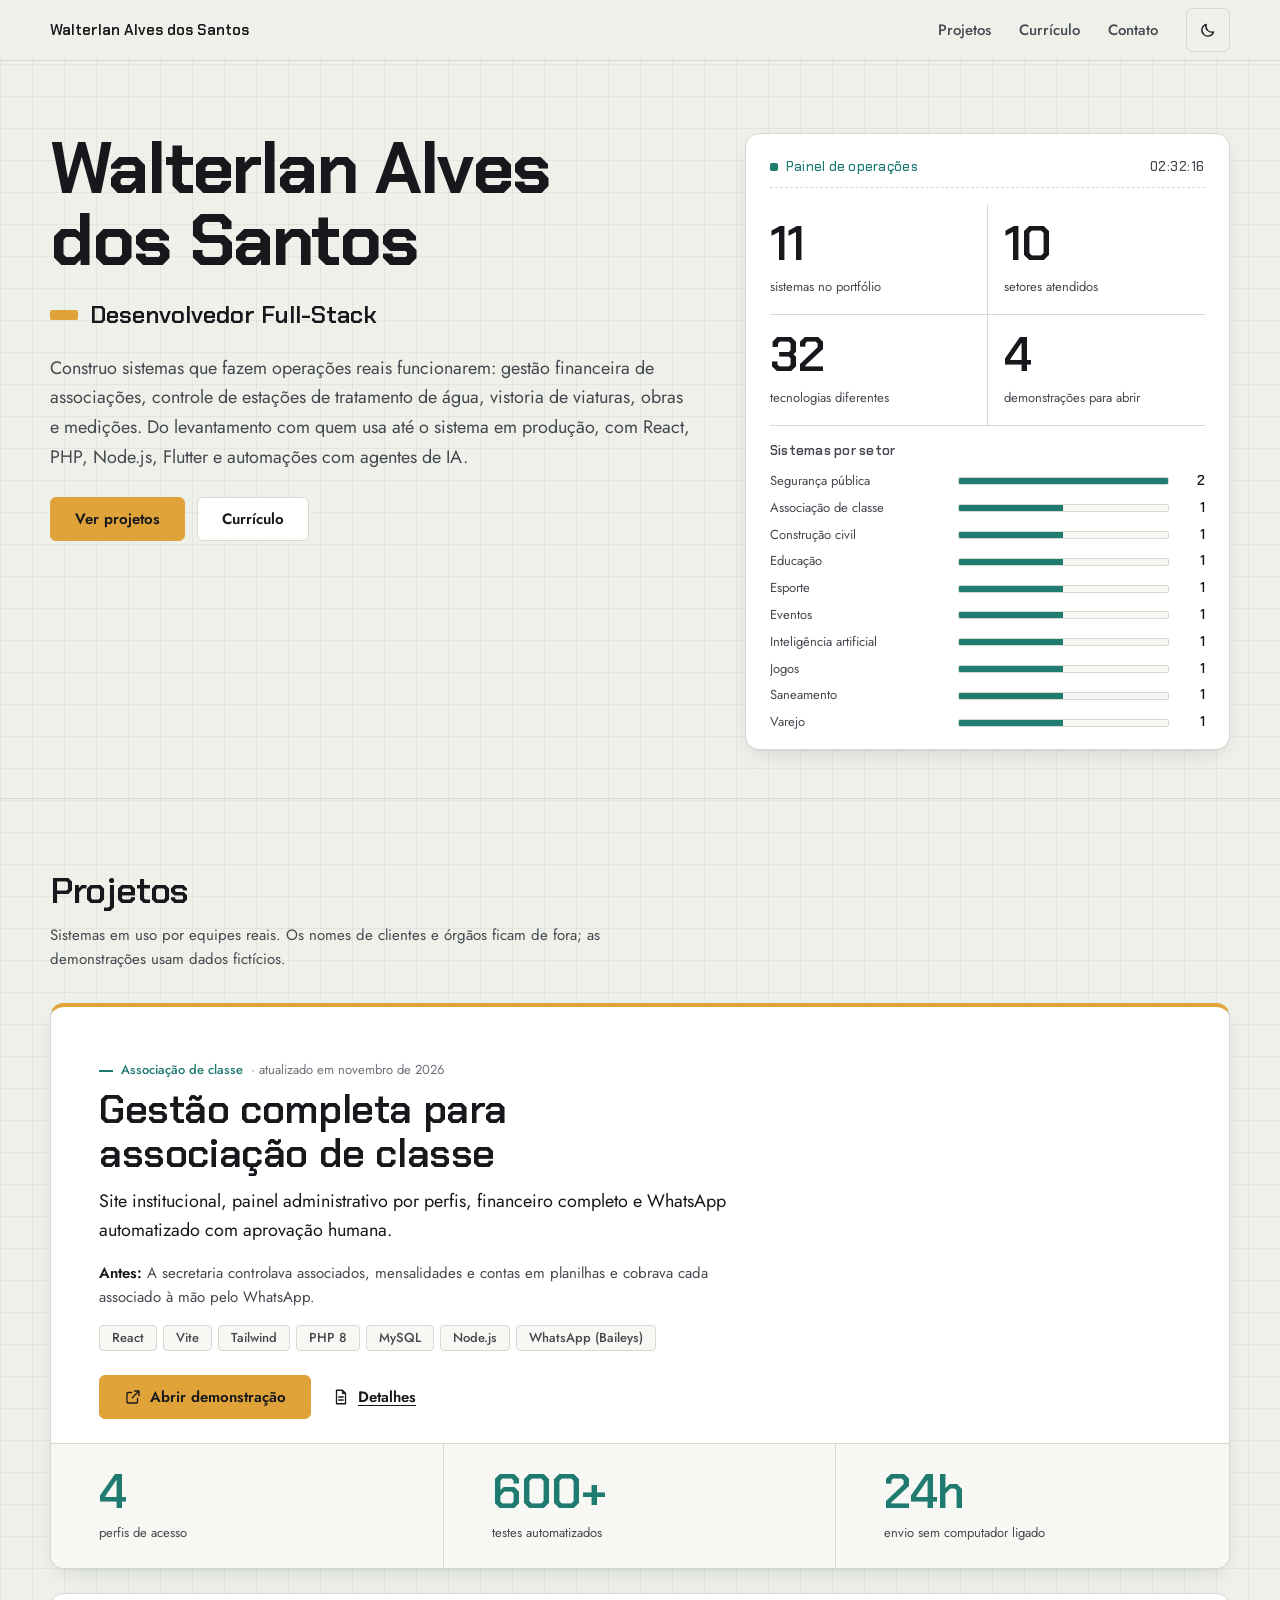
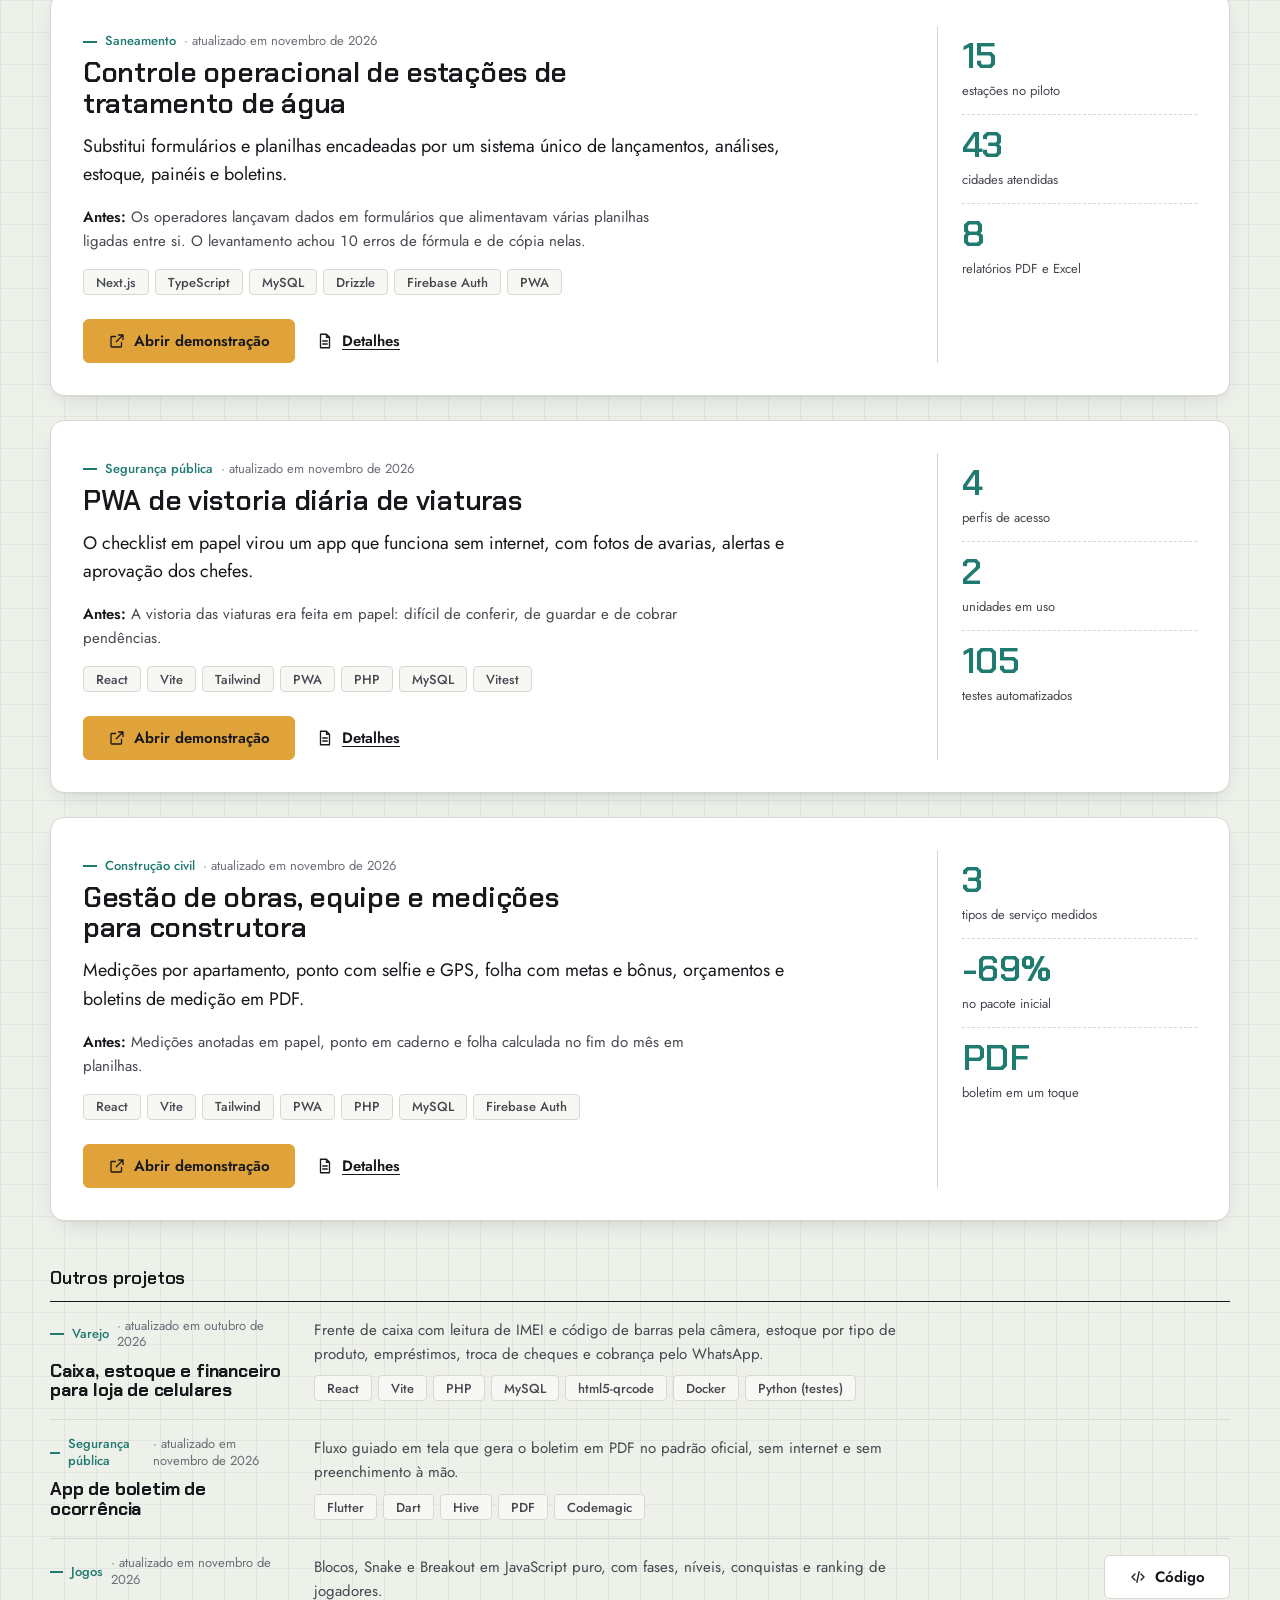
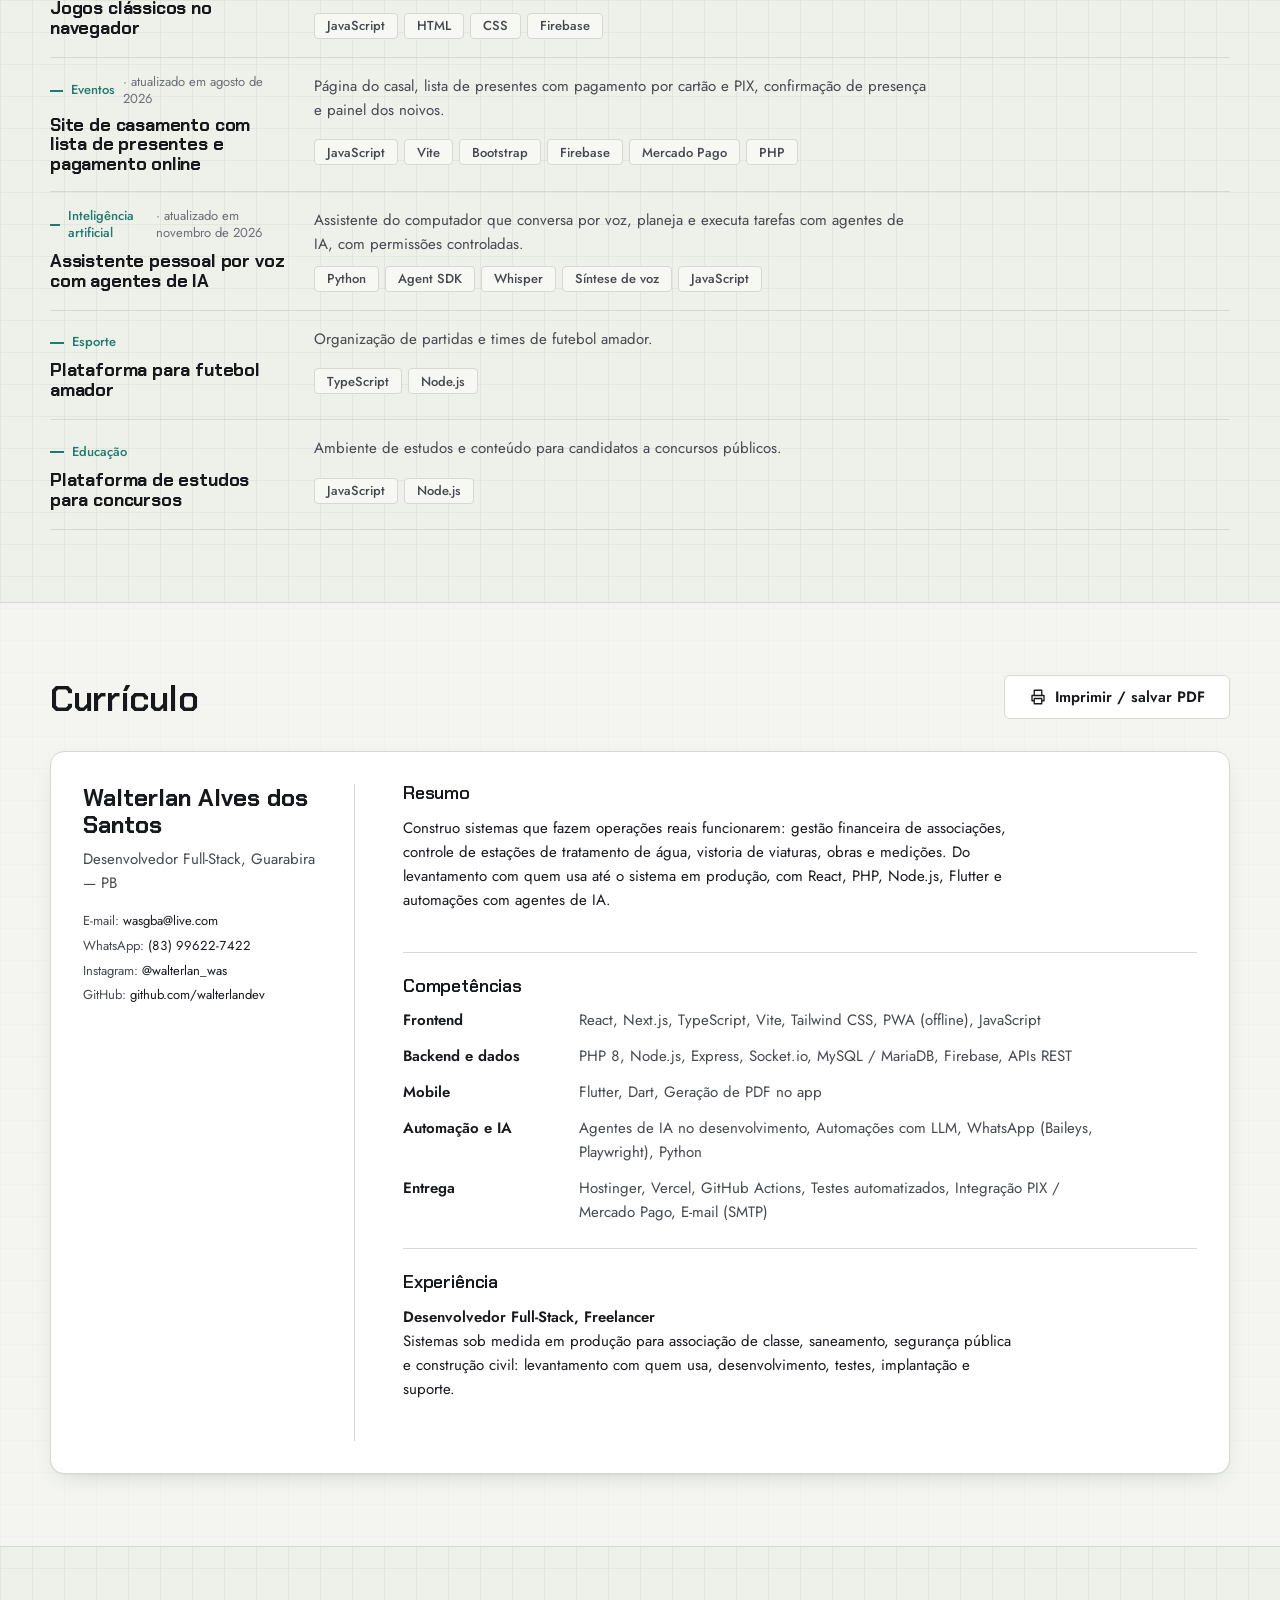
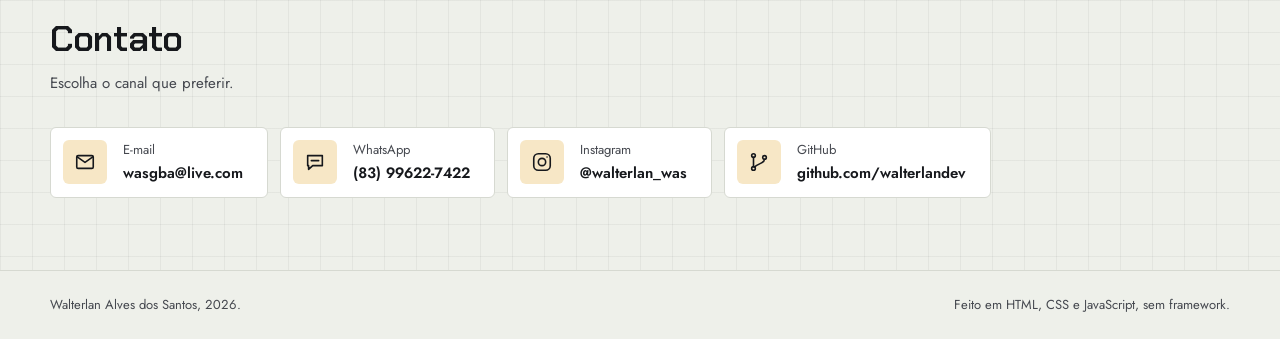
<file: index.html>
<!doctype html>
<html lang="pt-BR">
<head>
  <meta charset="utf-8">
  <meta name="viewport" content="width=device-width, initial-scale=1">
  <title>Walterlan Alves dos Santos | Desenvolvedor Full-Stack</title>
  <link rel="icon" href="assets/favicon.svg" type="image/svg+xml">
  <meta name="description" content="Portfólio e currículo de Walterlan Alves dos Santos, desenvolvedor full-stack. Sistemas para associações, saneamento, segurança pública e construção civil, com demonstrações interativas.">
  <meta name="theme-color" content="#eef0ea">
  <script>try{var t=localStorage.getItem("tema");if(t==="escuro"||t==="claro")document.documentElement.setAttribute("data-tema",t);}catch(e){}</script>
  <link rel="stylesheet" href="assets/css/base.css">
  <link rel="stylesheet" href="assets/css/site.css">
</head>
<body data-pagina="inicio">
  <a class="pular" href="#conteudo">Pular para o conteúdo</a>

  <header class="topo">
    <div class="contido topo__linha">
      <a class="topo__nome" href="#inicio" data-perfil-nome>Walterlan Alves dos Santos</a>
      <nav class="topo__nav" aria-label="Seções">
        <a href="#projetos">Projetos</a>
        <a href="#curriculo">Currículo</a>
        <a href="#contato">Contato</a>
      </nav>
      <button class="btn topo__tema" type="button" data-tema-botao><span class="sr-only">Mudar tema</span></button>
    </div>
  </header>

  <main id="conteudo">
    <section class="abertura" id="inicio" aria-labelledby="titulo-abertura">
      <div class="contido abertura__grade">
        <div class="abertura__texto">
          <h1 id="titulo-abertura" data-perfil-nome>Walterlan Alves dos Santos</h1>
          <p class="abertura__titulo" data-perfil-titulo>Desenvolvedor Full-Stack</p>
          <p class="abertura__resumo" data-perfil-resumo></p>
          <div class="acoes">
            <a class="btn btn--sinal" href="#projetos">Ver projetos</a>
            <a class="btn" href="#curriculo">Currículo</a>
          </div>
        </div>
        <aside class="painel painel-op" data-painel-operacoes aria-label="Números do portfólio"></aside>
      </div>
    </section>

    <section class="secao" id="projetos" aria-labelledby="titulo-projetos">
      <div class="contido">
        <div class="secao__cabeca">
          <h2 id="titulo-projetos">Projetos</h2>
          <p>Sistemas em uso por equipes reais. Os nomes de clientes e órgãos ficam de fora; as demonstrações usam dados fictícios.</p>
        </div>
        <div class="projetos-d" data-projetos-destaque></div>
        <div class="projetos-c" data-bloco-outros>
          <h3 class="projetos-c__titulo">Outros projetos</h3>
          <ul class="projetos-c__lista" data-projetos-outros></ul>
        </div>
      </div>
    </section>

    <section class="secao curriculo" id="curriculo" aria-labelledby="titulo-curriculo">
      <div class="contido">
        <div class="secao__cabeca secao__cabeca--acao">
          <h2 id="titulo-curriculo">Currículo</h2>
          <button class="btn" type="button" data-imprimir>Imprimir / salvar PDF</button>
        </div>
        <div class="painel cv" data-curriculo></div>
      </div>
    </section>

    <section class="secao contato" id="contato" aria-labelledby="titulo-contato">
      <div class="contido">
        <div class="secao__cabeca">
          <h2 id="titulo-contato">Contato</h2>
          <p>Escolha o canal que preferir.</p>
        </div>
        <ul class="canais" data-contato></ul>
      </div>
    </section>
  </main>

  <footer class="rodape">
    <div class="contido rodape__linha">
      <p><span data-perfil-nome>Walterlan Alves dos Santos</span>, <span data-ano>2026</span>.</p>
      <p>Feito em HTML, CSS e JavaScript, sem framework.</p>
    </div>
  </footer>

  <script src="assets/js/perfil.js"></script>
  <script src="assets/js/projetos.js"></script>
  <script src="assets/js/site.js"></script>
</body>
</html>
</file>
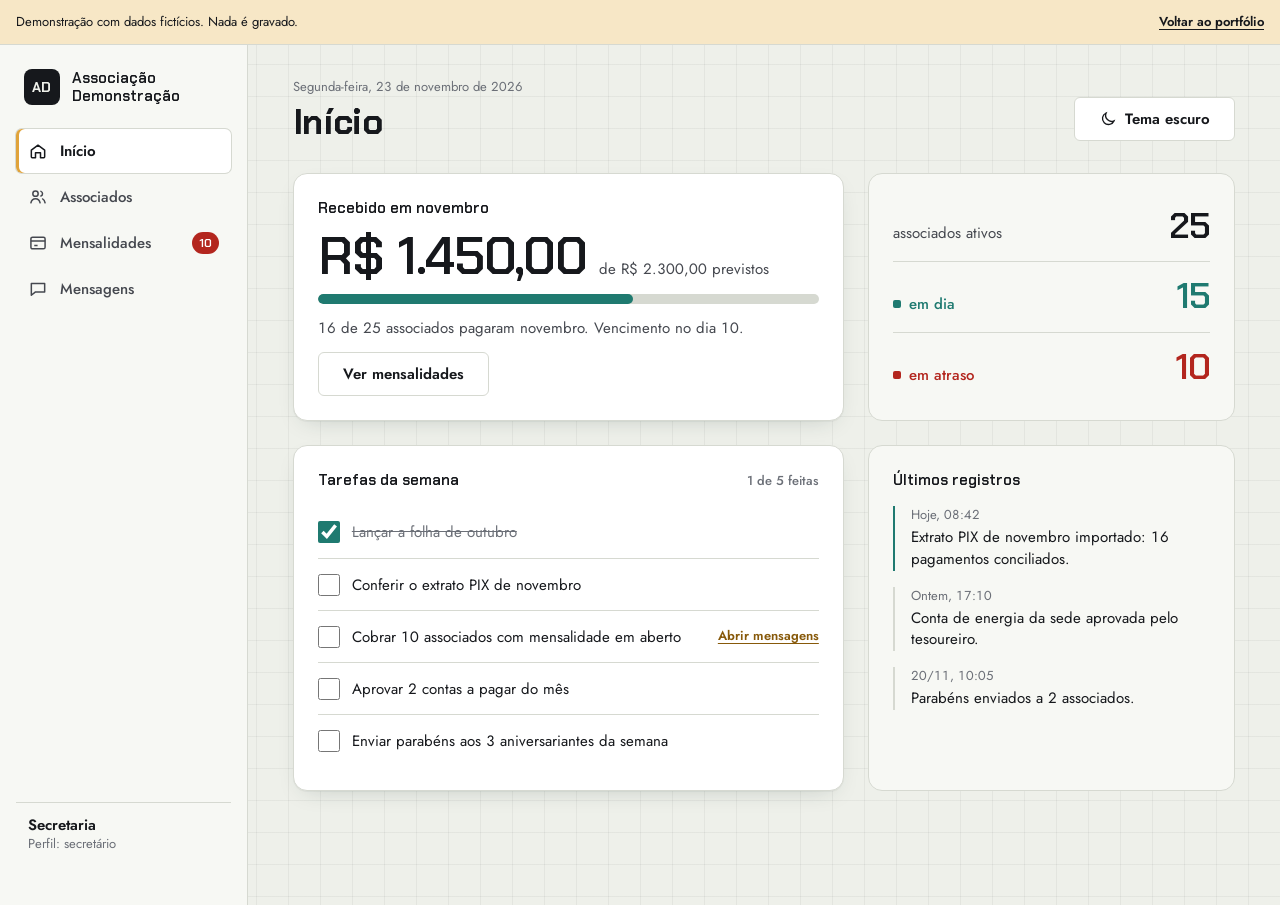
<file: demos/associacao/index.html>
<!doctype html>
<html lang="pt-BR">
<head>
  <meta charset="utf-8">
  <meta name="viewport" content="width=device-width, initial-scale=1">
  <title>Painel da associação (demonstração)</title>
  <link rel="icon" href="../../assets/favicon.svg" type="image/svg+xml">
  <meta name="description" content="Demonstração do painel de gestão de uma associação de classe: associados, mensalidades e envio de mensagens com aprovação. Dados fictícios.">
  <link rel="stylesheet" href="../../assets/css/base.css">
  <link rel="stylesheet" href="app.css">
  <script src="app.js" defer></script>
</head>
<body>
  <a class="pular" href="#conteudo">Ir para o conteúdo</a>

  <div class="faixa-demo" role="note">
    <span>Demonstração com dados fictícios. Nada é gravado.</span>
    <a href="../../projeto.html?id=associacao">Voltar ao portfólio</a>
  </div>

  <div class="app">
    <header class="barra">
      <div class="marca">
        <span class="marca__selo" aria-hidden="true">AD</span>
        <span class="marca__nome">Associação Demonstração</span>
      </div>
      <button class="btn barra__menu" type="button" aria-expanded="false" aria-controls="menu" id="botao-menu">
        <svg viewBox="0 0 24 24" aria-hidden="true" fill="none" stroke="currentColor" stroke-width="2" stroke-linecap="round"><path d="M4 7h16M4 12h16M4 17h16"/></svg>
        <span>Menu</span>
      </button>
    </header>

    <nav class="menu" id="menu" aria-label="Seções do painel">
      <div class="marca menu__marca">
        <span class="marca__selo" aria-hidden="true">AD</span>
        <span class="marca__nome">Associação Demonstração</span>
      </div>
      <ul class="menu__lista">
        <li><a href="#inicio" data-ir="inicio">
          <svg viewBox="0 0 24 24" aria-hidden="true" fill="none" stroke="currentColor" stroke-width="1.8" stroke-linejoin="round"><path d="M4 11l8-6 8 6v8a1 1 0 0 1-1 1h-4v-6H9v6H5a1 1 0 0 1-1-1z"/></svg>
          Início</a></li>
        <li><a href="#associados" data-ir="associados">
          <svg viewBox="0 0 24 24" aria-hidden="true" fill="none" stroke="currentColor" stroke-width="1.8" stroke-linecap="round"><circle cx="9" cy="8" r="3.2"/><path d="M3.5 19c.6-3.2 2.8-5 5.5-5s4.9 1.8 5.5 5"/><path d="M15.5 5.2a3 3 0 0 1 0 5.6M17.5 14.3c1.6.7 2.6 2.3 3 4.7"/></svg>
          Associados</a></li>
        <li><a href="#mensalidades" data-ir="mensalidades">
          <svg viewBox="0 0 24 24" aria-hidden="true" fill="none" stroke="currentColor" stroke-width="1.8" stroke-linejoin="round"><rect x="3.5" y="5" width="17" height="14" rx="2"/><path d="M3.5 9.5h17M7.5 15h4"/></svg>
          Mensalidades <span class="menu__contador" id="menu-atraso" aria-label="associados em atraso"></span></a></li>
        <li><a href="#mensagens" data-ir="mensagens">
          <svg viewBox="0 0 24 24" aria-hidden="true" fill="none" stroke="currentColor" stroke-width="1.8" stroke-linejoin="round"><path d="M4 5.5h16v10H9l-5 4z"/></svg>
          Mensagens</a></li>
      </ul>
      <div class="menu__rodape">
        <span class="menu__usuario">Secretaria</span>
        <span class="menu__perfil">Perfil: secretário</span>
      </div>
    </nav>

    <main class="principal" id="conteudo" tabindex="-1">
      <header class="cabeca">
        <div>
          <p class="cabeca__data" id="data-hoje">Segunda-feira, 23 de novembro de 2026</p>
          <h1 class="cabeca__titulo" id="titulo-secao" tabindex="-1">Início</h1>
        </div>
        <button class="btn btn--icone" type="button" id="botao-tema" aria-pressed="false">
          <svg viewBox="0 0 24 24" aria-hidden="true" fill="none" stroke="currentColor" stroke-width="1.8" stroke-linecap="round"><path d="M20 14.5A8 8 0 0 1 9.5 4a8 8 0 1 0 10.5 10.5z"/></svg>
          <span>Tema escuro</span>
        </button>
      </header>

      <!-- ================= INÍCIO ================= -->
      <section class="secao-app" data-secao="inicio" aria-labelledby="titulo-secao">
        <div class="inicio-grade">
          <article class="painel recebido">
            <h2 class="painel__cabeca">Recebido em novembro</h2>
            <p class="recebido__valor"><b id="ind-recebido">R$ 0,00</b> <span>de <span id="ind-previsto">R$ 0,00</span> previstos</span></p>
            <div class="medidor" aria-hidden="true"><span id="ind-barra"></span></div>
            <p class="recebido__nota" id="ind-nota"></p>
            <a class="btn" href="#mensalidades">Ver mensalidades</a>
          </article>

          <div class="painel painel--plano contagens">
            <div class="numero"><b id="ind-ativos">0</b><span>associados ativos</span></div>
            <div class="numero numero--ok"><b id="ind-emdia">0</b><span class="estado estado--ok">em dia</span></div>
            <div class="numero numero--alerta"><b id="ind-atraso">0</b><span class="estado estado--alerta">em atraso</span></div>
          </div>

          <article class="painel tarefas">
            <h2 class="painel__cabeca">Tarefas da semana <span id="tarefas-resumo"></span></h2>
            <ul class="tarefas__lista" id="tarefas"></ul>
          </article>

          <article class="painel painel--plano atividade">
            <h2 class="painel__cabeca">Últimos registros</h2>
            <ol class="atividade__lista" id="atividade"></ol>
          </article>
        </div>
      </section>

      <!-- ================= ASSOCIADOS ================= -->
      <section class="secao-app" data-secao="associados" aria-labelledby="titulo-secao" hidden>
        <div class="ferramentas">
          <div class="campo campo--busca">
            <label for="busca">Buscar por nome ou posto</label>
            <div class="busca">
              <svg viewBox="0 0 24 24" aria-hidden="true" fill="none" stroke="currentColor" stroke-width="1.8" stroke-linecap="round"><circle cx="11" cy="11" r="6"/><path d="M20 20l-4.5-4.5"/></svg>
              <input id="busca" type="search" autocomplete="off" placeholder="Ex.: Lucena ou sargento">
            </div>
          </div>
          <div class="campo">
            <label for="filtro-situacao">Situação</label>
            <select id="filtro-situacao">
              <option value="todos">Todas</option>
              <option value="emdia">Em dia</option>
              <option value="atraso">Em atraso</option>
            </select>
          </div>
          <p class="ferramentas__conta" id="conta-associados" aria-live="polite"></p>
        </div>
        <div class="painel painel--tabela">
          <table class="tabela tabela--pilha">
            <caption class="sr-only">Associados</caption>
            <thead>
              <tr><th scope="col">Nome</th><th scope="col">Posto ou graduação</th><th scope="col">Categoria</th><th scope="col">Telefone</th><th scope="col">Situação</th><th scope="col"><span class="sr-only">Ação</span></th></tr>
            </thead>
            <tbody id="lista-associados"></tbody>
          </table>
          <p class="vazio" id="vazio-associados" hidden>Nenhum associado encontrado. Confira a grafia ou limpe a busca.</p>
        </div>
      </section>

      <!-- ================= MENSALIDADES ================= -->
      <section class="secao-app" data-secao="mensalidades" aria-labelledby="titulo-secao" hidden>
        <div class="ferramentas">
          <div class="campo">
            <label for="mes-ref">Mês de referência</label>
            <select id="mes-ref"></select>
          </div>
          <fieldset class="segmentos">
            <legend>Mostrar</legend>
            <label><input type="radio" name="mostrar" value="todos" checked><span>Todos</span></label>
            <label><input type="radio" name="mostrar" value="pagos"><span>Pagaram</span></label>
            <label><input type="radio" name="mostrar" value="abertos"><span>Não pagaram</span></label>
          </fieldset>
        </div>
        <div class="resumo-mes" id="resumo-mes"></div>
        <div class="painel painel--tabela">
          <table class="tabela tabela--pilha">
            <caption class="sr-only" id="legenda-mensalidades">Mensalidades</caption>
            <thead>
              <tr><th scope="col">Associado</th><th scope="col">Categoria</th><th scope="col" class="num">Valor</th><th scope="col">Situação</th><th scope="col"><span class="sr-only">Ação</span></th></tr>
            </thead>
            <tbody id="lista-mensalidades"></tbody>
          </table>
          <p class="vazio" id="vazio-mensalidades" hidden></p>
        </div>
      </section>

      <!-- ================= MENSAGENS ================= -->
      <section class="secao-app" data-secao="mensagens" aria-labelledby="titulo-secao" hidden>
        <div class="msg-grade">
          <div class="msg-fluxo">
            <ol class="etapas" aria-label="Etapas do envio">
              <li data-etapa="compor" aria-current="step">Escrever</li>
              <li data-etapa="revisar">Revisar a lista</li>
              <li data-etapa="enviar">Enviar</li>
            </ol>

            <!-- Etapa 1: compor -->
            <form class="painel msg-etapa" id="etapa-compor" novalidate>
              <fieldset class="grupo">
                <legend>Quem recebe</legend>
                <div class="opcoes">
                  <label class="opcao"><input type="radio" name="publico" value="pendentes" checked>
                    <span><b>Com mensalidade em aberto</b><small id="conta-pendentes"></small></span></label>
                  <label class="opcao"><input type="radio" name="publico" value="todos">
                    <span><b>Todos os associados</b><small id="conta-todos"></small></span></label>
                  <label class="opcao"><input type="radio" name="publico" value="escolher">
                    <span><b>Escolher pessoas</b><small id="conta-escolhidos">nenhuma marcada</small></span></label>
                </div>
                <div class="escolha" id="escolha" hidden>
                  <label for="busca-escolha" class="sr-only">Filtrar pessoas</label>
                  <input id="busca-escolha" type="search" placeholder="Filtrar por nome" autocomplete="off">
                  <ul class="escolha__lista" id="escolha-lista"></ul>
                </div>
              </fieldset>

              <div class="grupo">
                <label for="texto" class="grupo__titulo">Texto da mensagem</label>
                <div class="variaveis" role="group" aria-label="Inserir campo no texto">
                  <button type="button" class="variavel" data-var="{nome}">{nome}</button>
                  <button type="button" class="variavel" data-var="{meses}">{meses}</button>
                  <button type="button" class="variavel" data-var="{valor}">{valor}</button>
                </div>
                <textarea id="texto" rows="6" maxlength="600" aria-describedby="texto-ajuda"></textarea>
                <p class="ajuda" id="texto-ajuda"><span>{nome} vira o primeiro nome, {meses} os meses em aberto e {valor} o total devido.</span> <span id="texto-conta"></span></p>
              </div>

              <p class="erro" id="erro-compor" role="alert" hidden></p>
              <div class="acoes">
                <button class="btn btn--sinal" type="submit">Montar a lista</button>
              </div>
            </form>

            <!-- Etapa 2: revisar -->
            <div class="painel msg-etapa" id="etapa-revisar" hidden>
              <div class="revisao__cabeca">
                <h2 class="revisao__titulo" id="revisao-titulo" tabindex="-1">Revise antes de aprovar</h2>
                <button class="btn btn--texto" type="button" id="voltar-texto">Voltar ao texto</button>
              </div>
              <p class="revisao__conta" id="revisao-conta" aria-live="polite"></p>
              <ul class="revisao__lista" id="revisao-lista"></ul>
              <div class="acrescentar">
                <label for="acrescentar-quem">Acrescentar alguém</label>
                <div class="acrescentar__linha">
                  <select id="acrescentar-quem"></select>
                  <button class="btn" type="button" id="acrescentar">
                    <svg viewBox="0 0 24 24" aria-hidden="true" fill="none" stroke="currentColor" stroke-width="2" stroke-linecap="round"><path d="M12 5v14M5 12h14"/></svg>
                    Acrescentar</button>
                </div>
              </div>
              <p class="ajuda">No sistema real o robô respeita das 8h às 19h, com 40 a 120 segundos entre uma mensagem e outra. Aqui o intervalo é de 1 a 2 segundos.</p>
              <div class="acoes acoes--revisao">
                <button class="btn btn--sinal" type="button" id="aprovar">Aprovar e enviar</button>
                <button class="btn" type="button" id="abrir-agenda" aria-expanded="false" aria-controls="agenda">
                  <svg viewBox="0 0 24 24" aria-hidden="true" fill="none" stroke="currentColor" stroke-width="1.8" stroke-linecap="round"><circle cx="12" cy="12" r="8"/><path d="M12 8v4l3 2"/></svg>
                  Agendar</button>
              </div>
              <div class="agenda" id="agenda" hidden>
                <div class="campo"><label for="agenda-data">Data</label><input type="date" id="agenda-data"></div>
                <div class="campo"><label for="agenda-hora">Hora</label><input type="time" id="agenda-hora" min="08:00" max="19:00" step="300" value="09:00"></div>
                <button class="btn btn--sinal" type="button" id="confirmar-agenda">Confirmar agendamento</button>
                <p class="erro" id="erro-agenda" role="alert" hidden></p>
              </div>
            </div>

            <!-- Etapa 3: enviar / relatório -->
            <div class="painel msg-etapa" id="etapa-enviar" hidden>
              <div class="revisao__cabeca">
                <h2 class="revisao__titulo" id="envio-titulo" tabindex="-1">Enviando</h2>
                <button class="btn" type="button" id="parar">Parar envio</button>
              </div>
              <div class="andamento">
                <p class="andamento__texto" id="andamento-texto" aria-live="polite"></p>
                <div class="medidor" role="progressbar" id="andamento-barra" aria-valuemin="0" aria-valuenow="0" aria-label="Andamento do envio"><span></span></div>
              </div>
              <div class="relatorio" id="relatorio" hidden></div>
              <ul class="revisao__lista revisao__lista--envio" id="envio-lista"></ul>
              <div class="acoes" id="acoes-fim" hidden>
                <button class="btn btn--sinal" type="button" id="nova-mensagem">Escrever nova mensagem</button>
              </div>
            </div>


          </div>

          <aside class="previa" aria-labelledby="previa-titulo">
            <div class="previa__topo">
              <h2 class="previa__titulo" id="previa-titulo">Prévia</h2>
              <label for="previa-quem" class="sr-only">Ver a prévia de</label>
              <select id="previa-quem"></select>
            </div>
            <div class="conversa">
              <div class="conversa__contato">
                <span class="conversa__avatar" id="previa-inicial" aria-hidden="true"></span>
                <span><b id="previa-nome"></b><small id="previa-fone"></small></span>
              </div>
              <div class="conversa__corpo">
                <p class="conversa__dia">Hoje</p>
                <div class="balao" id="previa-balao" aria-live="polite">
                  <p id="previa-texto"></p>
                  <span class="balao__hora">09:00
                    <svg viewBox="0 0 18 12" aria-hidden="true" fill="none" stroke="currentColor" stroke-width="1.6" stroke-linecap="round" stroke-linejoin="round"><path d="M1 6.5l3 3L10 3M7 9.5l1 0L15 3"/></svg>
                  </span>
                </div>
              </div>
            </div>
          </aside>

            <section class="painel painel--plano historico" aria-labelledby="historico-titulo">
            <h2 class="painel__cabeca" id="historico-titulo">Envios desta sessão</h2>
            <ul class="historico__lista" id="historico"></ul>
            <p class="vazio vazio--curto" id="historico-vazio">Nada enviado ainda. Os envios aprovados e agendados aparecem aqui.</p>
          </section>
        </div>
      </section>
    </main>
  </div>

  <dialog class="ficha" id="ficha" aria-labelledby="ficha-nome">
    <div class="ficha__topo">
      <div>
        <p class="ficha__posto" id="ficha-posto"></p>
        <h2 class="ficha__nome" id="ficha-nome"></h2>
      </div>
      <button class="btn btn--icone-so" type="button" id="ficha-fechar-x" aria-label="Fechar ficha">
        <svg viewBox="0 0 24 24" aria-hidden="true" fill="none" stroke="currentColor" stroke-width="2" stroke-linecap="round"><path d="M6 6l12 12M18 6L6 18"/></svg>
      </button>
    </div>
    <dl class="ficha__dados" id="ficha-dados"></dl>
    <h3 class="ficha__sub">Mensalidades</h3>
    <ul class="ficha__meses" id="ficha-meses"></ul>
    <div class="acoes ficha__acoes">
      <button class="btn btn--sinal" type="button" id="ficha-cobrar">Escrever mensagem</button>
      <button class="btn" type="button" id="ficha-fechar">Fechar</button>
    </div>
  </dialog>

  <div class="aviso" id="aviso" role="status" aria-live="polite"></div>
</body>
</html>
</file>
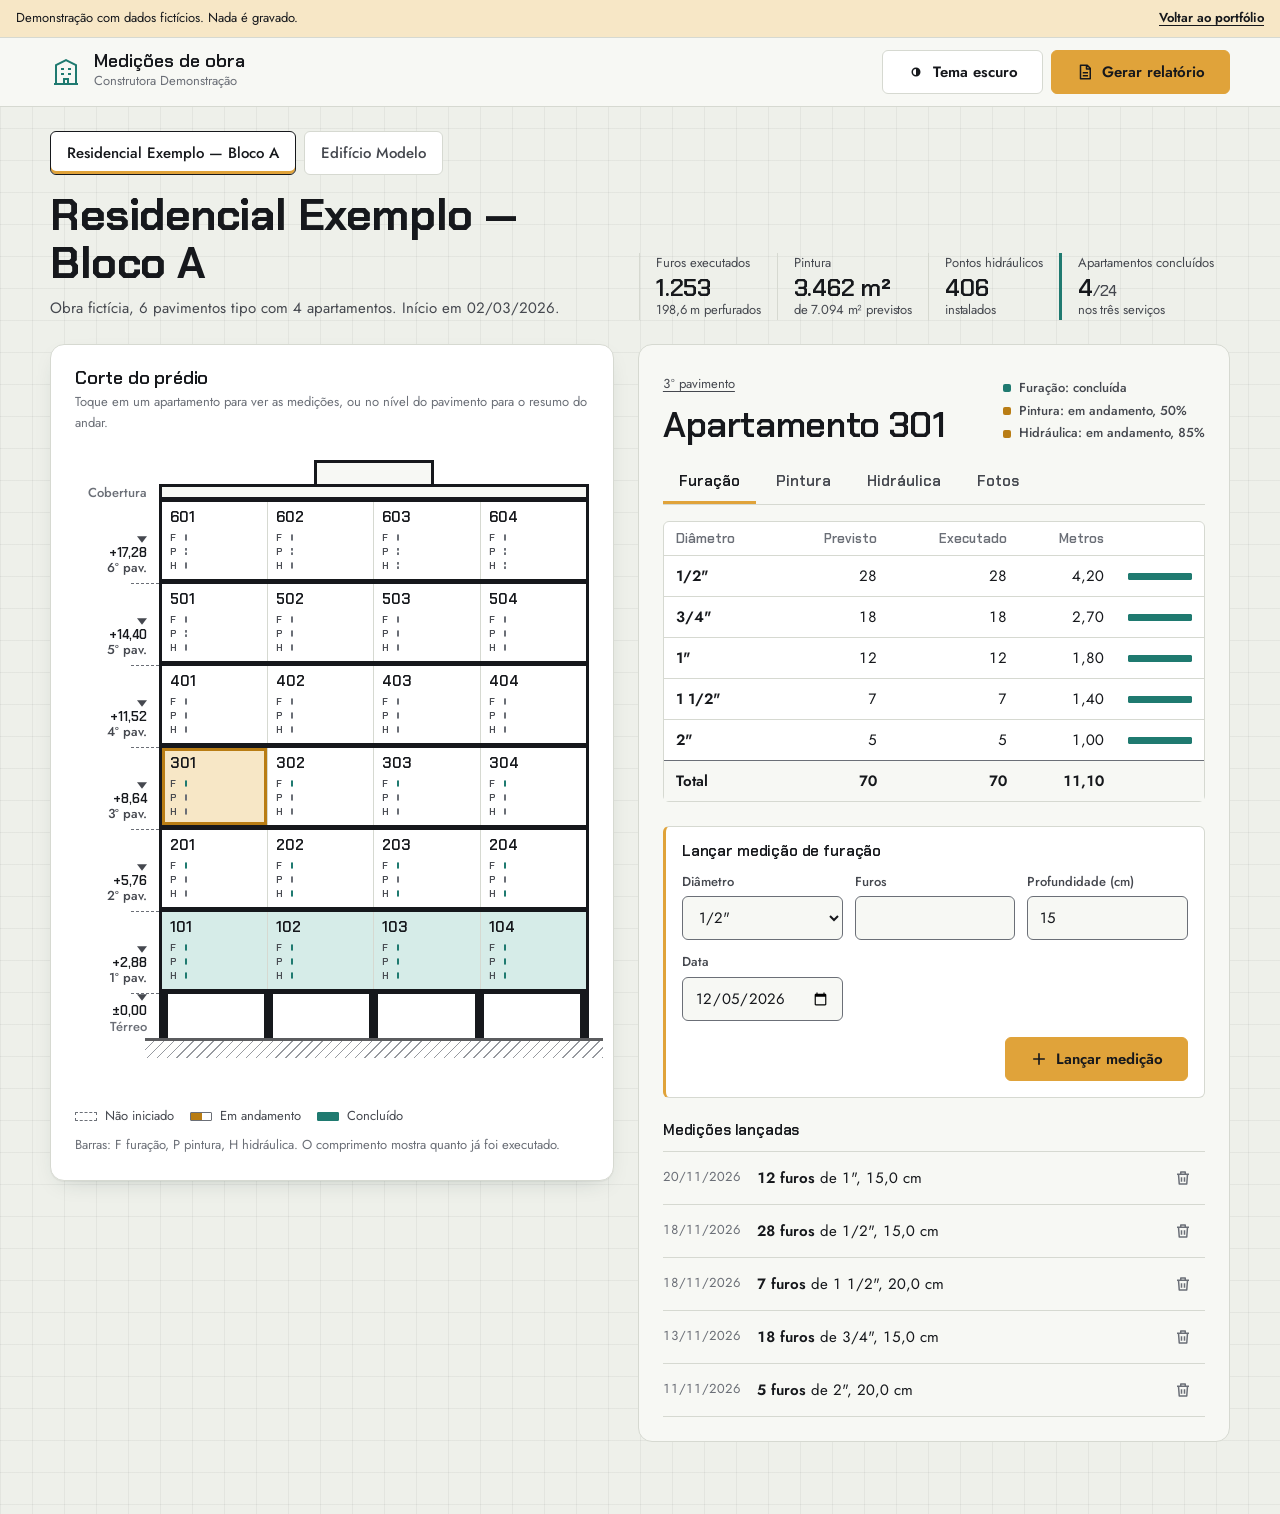
<file: demos/obras/index.html>
<!doctype html>
<html lang="pt-BR">
<head>
  <meta charset="utf-8">
  <meta name="viewport" content="width=device-width, initial-scale=1">
  <title>Medições de obra | Demonstração</title>
  <link rel="icon" href="../../assets/favicon.svg" type="image/svg+xml">
  <meta name="description" content="Demonstração de um sistema de medições por obra, pavimento e apartamento, com dados fictícios.">
  <link rel="stylesheet" href="../../assets/css/base.css">
  <link rel="stylesheet" href="app.css">
</head>
<body>
  <div class="faixa-demo app-sem-impressao" role="note">
    <span>Demonstração com dados fictícios. Nada é gravado.</span>
    <a href="../../projeto.html?id=obras">Voltar ao portfólio</a>
  </div>

  <header class="topo app-sem-impressao">
    <div class="contido topo__linha">
      <div class="marca">
        <svg viewBox="0 0 32 32" aria-hidden="true" class="marca__icone">
          <path d="M6 28V9l10-5 10 5v19" fill="none" stroke="currentColor" stroke-width="2"/>
          <path d="M4 28h24M11 13h3M18 13h3M11 18h3M18 18h3M14 28v-5h4v5" fill="none" stroke="currentColor" stroke-width="2"/>
        </svg>
        <div>
          <p class="marca__nome">Medições de obra</p>
          <p class="marca__empresa">Construtora Demonstração</p>
        </div>
      </div>
      <div class="topo__acoes">
        <button type="button" class="btn" id="btn-tema" aria-pressed="false">
          <svg viewBox="0 0 24 24" aria-hidden="true"><circle cx="12" cy="12" r="5" fill="none" stroke="currentColor" stroke-width="2"/><path d="M12 7v10a5 5 0 0 0 0-10z" fill="currentColor"/></svg>
          <span>Tema escuro</span>
        </button>
        <button type="button" class="btn btn--sinal" id="btn-relatorio">
          <svg viewBox="0 0 24 24" aria-hidden="true"><path d="M6 3h9l4 4v14H6z M14 3v5h5 M9 13h7 M9 17h7" fill="none" stroke="currentColor" stroke-width="2" stroke-linejoin="round"/></svg>
          Gerar relatório
        </button>
      </div>
    </div>
  </header>

  <main id="app" class="contido app-sem-impressao">
    <section class="obra" aria-labelledby="titulo-obra">
      <fieldset class="seletor-obra">
        <legend class="sr-only">Escolher obra</legend>
        <div id="lista-obras" class="seletor-obra__opcoes"></div>
      </fieldset>
      <div class="obra__cabeca">
        <div>
          <h1 id="titulo-obra" class="obra__titulo"></h1>
          <p class="obra__meta" id="meta-obra"></p>
        </div>
        <dl class="totais" id="totais"></dl>
      </div>
    </section>

    <div class="mesa">
      <section class="painel corte-painel" aria-labelledby="titulo-corte">
        <div class="corte-painel__cabeca">
          <h2 id="titulo-corte" class="h-sec">Corte do prédio</h2>
          <p class="dica">Toque em um apartamento para ver as medições, ou no nível do pavimento para o resumo do andar.</p>
        </div>
        <div class="corte" id="corte"></div>
        <ul class="legenda" aria-label="Legenda do corte">
          <li><span class="amostra amostra--nada"></span>Não iniciado</li>
          <li><span class="amostra amostra--andamento"></span>Em andamento</li>
          <li><span class="amostra amostra--ok"></span>Concluído</li>
          <li class="legenda__nota">Barras: F furação, P pintura, H hidráulica. O comprimento mostra quanto já foi executado.</li>
        </ul>
      </section>

      <section class="painel painel--plano detalhe" id="detalhe" aria-labelledby="titulo-detalhe" tabindex="-1"></section>
    </div>
  </main>

  <div class="aviso app-sem-impressao" id="aviso" role="status" aria-live="polite"></div>

  <section id="relatorio" class="relatorio" hidden aria-labelledby="titulo-relatorio"></section>

  <script src="app.js"></script>
</body>
</html>
</file>
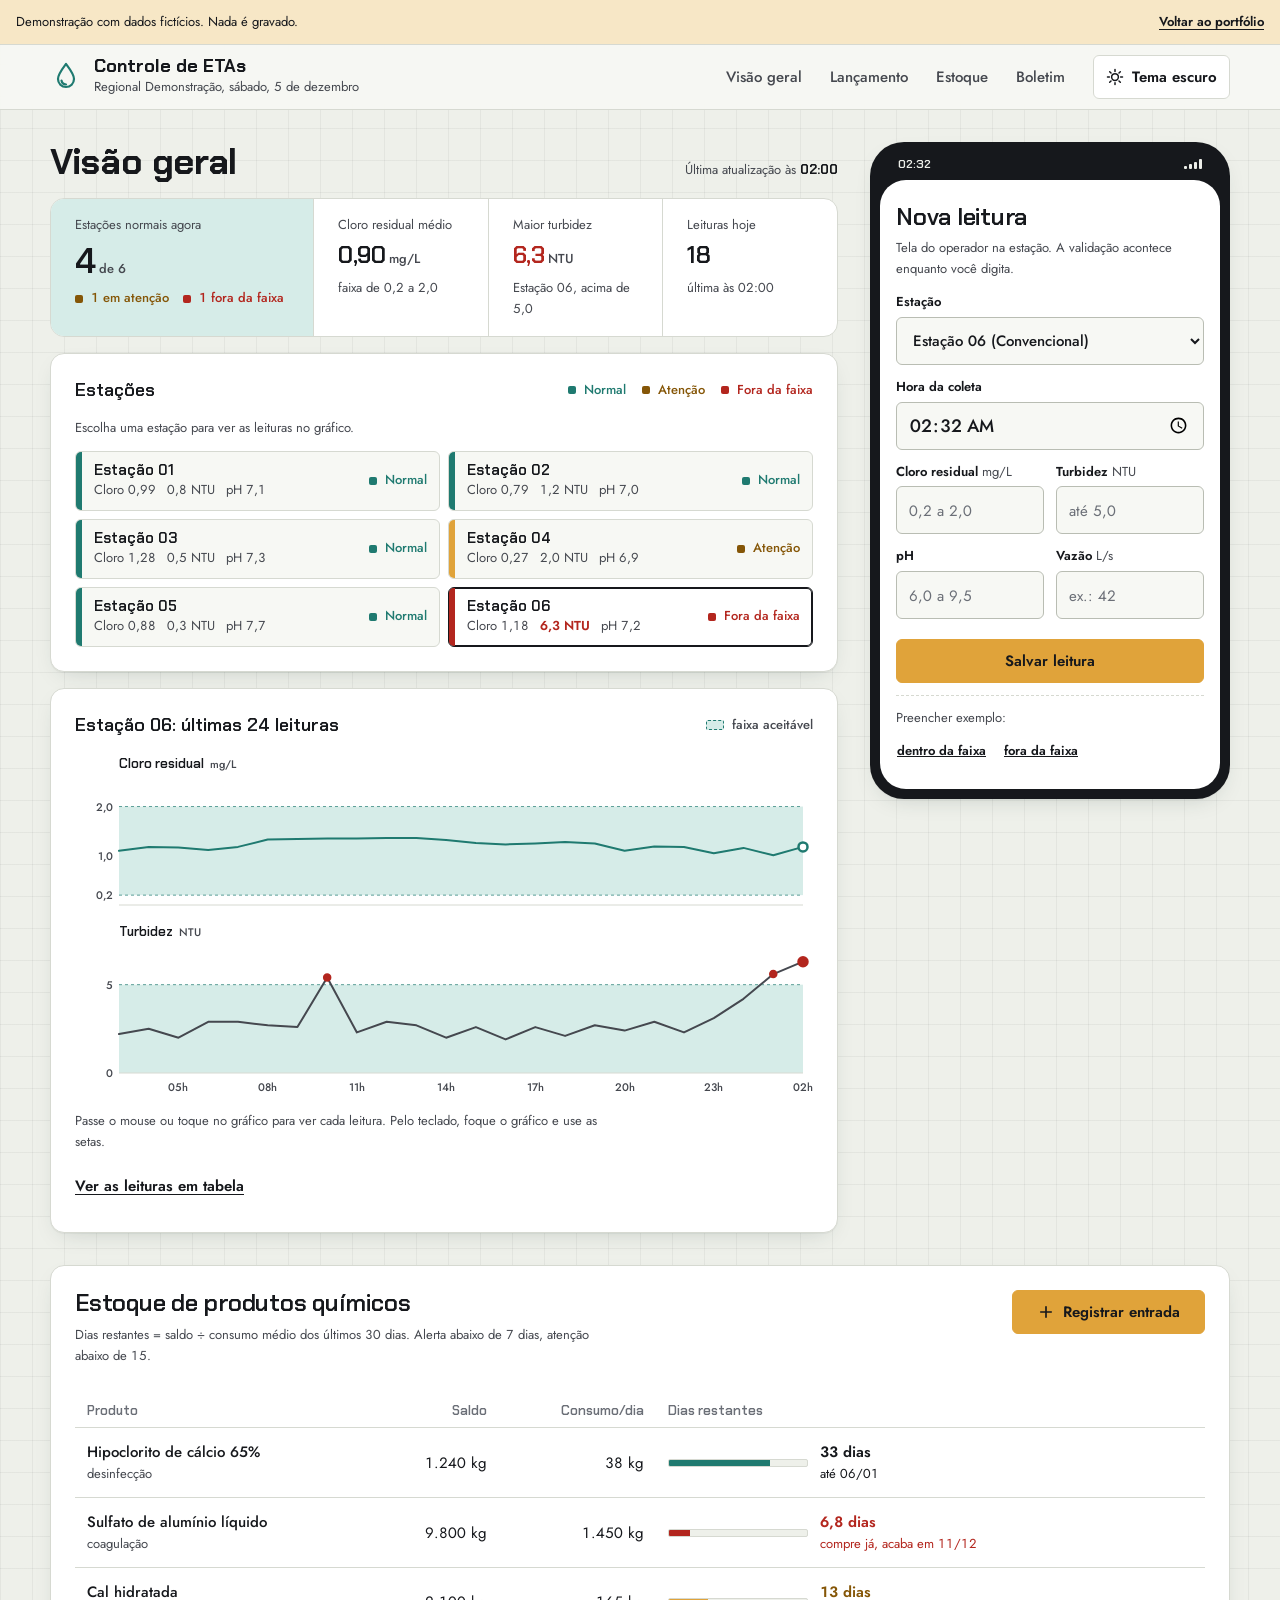
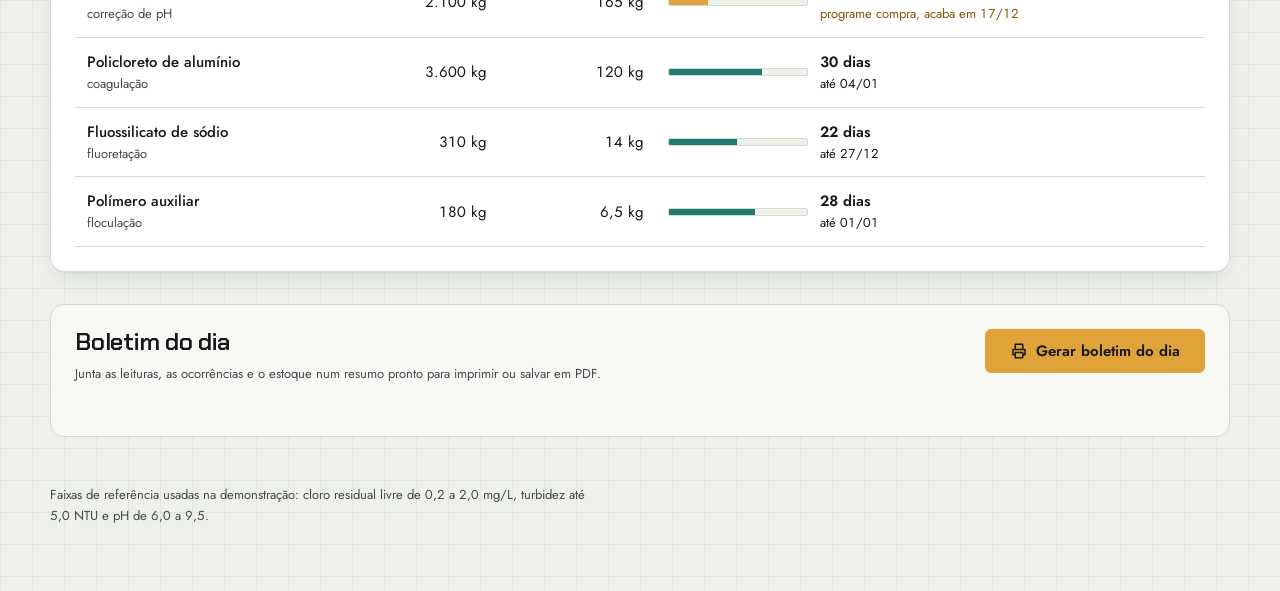
<file: demos/saneamento/index.html>
<!doctype html>
<html lang="pt-BR">
<head>
  <meta charset="utf-8">
  <meta name="viewport" content="width=device-width, initial-scale=1">
  <title>Controle de ETAs</title>
  <link rel="icon" href="../../assets/favicon.svg" type="image/svg+xml">
  <meta name="description" content="Demonstração com dados fictícios de um sistema de controle operacional de estações de tratamento de água: leituras, alertas, estoque de produtos químicos e boletim diário.">
  <script>
    try { var t = localStorage.getItem("tema"); if (t === "claro" || t === "escuro") document.documentElement.setAttribute("data-tema", t); } catch (e) {}
  </script>
  <link rel="stylesheet" href="../../assets/css/base.css">
  <link rel="stylesheet" href="app.css">
</head>
<body>
  <div class="faixa-demo" role="note">
    <span>Demonstração com dados fictícios. Nada é gravado.</span>
    <a href="../../projeto.html?id=saneamento">Voltar ao portfólio</a>
  </div>

  <header class="topo">
    <div class="contido topo__linha">
      <div class="marca">
        <svg class="marca__icone" viewBox="0 0 32 32" aria-hidden="true">
          <path d="M16 3c-4.5 6-8 10.4-8 15a8 8 0 0 0 16 0c0-4.6-3.5-9-8-15Z" fill="none" stroke="currentColor" stroke-width="2.2" stroke-linejoin="round"/>
          <path d="M11.5 19.5c.4 2.3 2 3.8 4.5 4" fill="none" stroke="currentColor" stroke-width="2.2" stroke-linecap="round"/>
        </svg>
        <div>
          <p class="marca__nome">Controle de ETAs</p>
          <p class="marca__sub">Regional Demonstração<span class="marca__data">, <span id="data-hoje"></span></span></p>
        </div>
      </div>
      <nav class="atalhos" aria-label="Seções">
        <a href="#visao">Visão geral</a>
        <a href="#lancamento">Lançamento</a>
        <a href="#estoque">Estoque</a>
        <a href="#boletim-secao">Boletim</a>
      </nav>
      <button type="button" class="btn btn-tema" id="btn-tema" aria-label="Alternar tema claro e escuro">
        <svg viewBox="0 0 24 24" aria-hidden="true"><circle cx="12" cy="12" r="4.5" fill="none" stroke="currentColor" stroke-width="2"/><path d="M12 2v2.5M12 19.5V22M2 12h2.5M19.5 12H22M4.9 4.9l1.8 1.8M17.3 17.3l1.8 1.8M4.9 19.1l1.8-1.8M17.3 6.7l1.8-1.8" stroke="currentColor" stroke-width="2" stroke-linecap="round"/></svg>
        <span id="btn-tema-texto">Tema escuro</span>
      </button>
    </div>
  </header>

  <main id="conteudo" class="contido">
    <div class="grade-principal">
      <section id="visao" class="visao" aria-labelledby="t-visao">
        <div class="visao__cabeca">
          <h1 id="t-visao">Visão geral</h1>
          <p class="visao__hora">Última atualização às <b id="hora-atualizacao">--:--</b></p>
        </div>

        <div class="indicadores" id="indicadores" aria-live="polite"></div>

        <div class="painel painel--estacoes">
          <div class="painel__cabeca">
            <h2 class="painel__titulo">Estações</h2>
            <span class="legenda-situacao">
              <span class="estado estado--ok">Normal</span>
              <span class="estado estado--sinal">Atenção</span>
              <span class="estado estado--alerta">Fora da faixa</span>
            </span>
          </div>
          <p class="ajuda">Escolha uma estação para ver as leituras no gráfico.</p>
          <ul class="estacoes" id="lista-estacoes"></ul>
        </div>

        <div class="painel painel--grafico">
          <div class="painel__cabeca">
            <h2 class="painel__titulo" id="t-grafico">Últimas 24 leituras</h2>
            <span class="grafico__legenda" aria-hidden="true"><i class="faixa-amostra"></i> faixa aceitável</span>
          </div>
          <div class="grafico" id="grafico">
            <svg id="grafico-svg" role="img" aria-labelledby="t-grafico grafico-desc" focusable="false"></svg>
            <p id="grafico-desc" class="sr-only"></p>
            <div class="grafico__dica" id="grafico-dica" hidden></div>
          </div>
          <p class="ajuda ajuda--grafico">Passe o mouse ou toque no gráfico para ver cada leitura. Pelo teclado, foque o gráfico e use as setas.</p>
          <details class="tabela-alternativa">
            <summary>Ver as leituras em tabela</summary>
            <div class="rolagem-tabela">
              <table class="tabela" id="tabela-leituras">
                <caption class="sr-only">Leituras da estação selecionada</caption>
                <thead><tr><th scope="col">Hora</th><th scope="col" class="num">Cloro (mg/L)</th><th scope="col" class="num">Turbidez (NTU)</th><th scope="col" class="num">pH</th><th scope="col" class="num">Vazão (L/s)</th></tr></thead>
                <tbody></tbody>
              </table>
            </div>
          </details>
        </div>
      </section>

      <section id="lancamento" class="lancamento" aria-labelledby="t-lanc">
        <div class="celular">
          <div class="celular__barra" aria-hidden="true"><span id="celular-hora">--:--</span><span class="celular__sinal"><i></i><i></i><i></i><i></i></span></div>
          <div class="celular__tela">
            <h2 id="t-lanc" class="celular__titulo">Nova leitura</h2>
            <p class="ajuda">Tela do operador na estação. A validação acontece enquanto você digita.</p>
            <form id="form-leitura" novalidate>
              <div class="campo">
                <label for="f-estacao">Estação</label>
                <select id="f-estacao" name="estacao"></select>
              </div>
              <div class="campo">
                <label for="f-hora">Hora da coleta</label>
                <input id="f-hora" name="hora" type="time" required>
                <p class="campo__msg" id="m-hora" aria-live="polite"></p>
              </div>
              <div class="campos-duplos">
                <div class="campo" data-param="cloro">
                  <label for="f-cloro">Cloro residual <span class="unid">mg/L</span></label>
                  <input id="f-cloro" name="cloro" type="text" inputmode="decimal" autocomplete="off" required aria-describedby="m-cloro" placeholder="0,2 a 2,0">
                  <p class="campo__msg" id="m-cloro" aria-live="polite"></p>
                </div>
                <div class="campo" data-param="turbidez">
                  <label for="f-turbidez">Turbidez <span class="unid">NTU</span></label>
                  <input id="f-turbidez" name="turbidez" type="text" inputmode="decimal" autocomplete="off" required aria-describedby="m-turbidez" placeholder="até 5,0">
                  <p class="campo__msg" id="m-turbidez" aria-live="polite"></p>
                </div>
                <div class="campo" data-param="ph">
                  <label for="f-ph">pH</label>
                  <input id="f-ph" name="ph" type="text" inputmode="decimal" autocomplete="off" required aria-describedby="m-ph" placeholder="6,0 a 9,5">
                  <p class="campo__msg" id="m-ph" aria-live="polite"></p>
                </div>
                <div class="campo" data-param="vazao">
                  <label for="f-vazao">Vazão <span class="unid">L/s</span></label>
                  <input id="f-vazao" name="vazao" type="text" inputmode="decimal" autocomplete="off" required aria-describedby="m-vazao" placeholder="ex.: 42">
                  <p class="campo__msg" id="m-vazao" aria-live="polite"></p>
                </div>
              </div>
              <button type="submit" class="btn btn--sinal btn--largo" id="btn-salvar">Salvar leitura</button>
              <p class="retorno" id="retorno-leitura" role="status"></p>
            </form>
            <div class="exemplos">
              <span>Preencher exemplo:</span>
              <button type="button" class="btn btn--texto" data-exemplo="ok">dentro da faixa</button>
              <button type="button" class="btn btn--texto" data-exemplo="fora">fora da faixa</button>
            </div>
          </div>
        </div>
      </section>
    </div>

    <section id="estoque" class="painel secao-estoque" aria-labelledby="t-estoque">
      <div class="secao-estoque__cabeca">
        <div>
          <h2 id="t-estoque">Estoque de produtos químicos</h2>
          <p class="ajuda">Dias restantes = saldo ÷ consumo médio dos últimos 30 dias. Alerta abaixo de 7 dias, atenção abaixo de 15.</p>
        </div>
        <button type="button" class="btn btn--sinal" id="btn-entrada">
          <svg viewBox="0 0 24 24" aria-hidden="true"><path d="M12 5v14M5 12h14" stroke="currentColor" stroke-width="2.2" stroke-linecap="round"/></svg>
          Registrar entrada
        </button>
      </div>
      <div class="rolagem-tabela">
        <table class="tabela tabela--estoque" id="tabela-estoque">
          <caption class="sr-only">Saldo dos produtos químicos da regional</caption>
          <thead>
            <tr><th scope="col">Produto</th><th scope="col" class="num">Saldo</th><th scope="col" class="num">Consumo/dia</th><th scope="col">Dias restantes</th></tr>
          </thead>
          <tbody></tbody>
        </table>
      </div>
      <p class="retorno" id="retorno-estoque" role="status"></p>
    </section>

    <section id="boletim-secao" class="painel painel--plano secao-boletim" aria-labelledby="t-boletim">
      <div class="secao-boletim__cabeca">
        <div>
          <h2 id="t-boletim">Boletim do dia</h2>
          <p class="ajuda">Junta as leituras, as ocorrências e o estoque num resumo pronto para imprimir ou salvar em PDF.</p>
        </div>
        <button type="button" class="btn btn--sinal" id="btn-boletim">
          <svg viewBox="0 0 24 24" aria-hidden="true"><path d="M7 9V3h10v6M7 17H4v-7h16v7h-3M7 14h10v7H7z" fill="none" stroke="currentColor" stroke-width="2" stroke-linejoin="round"/></svg>
          Gerar boletim do dia
        </button>
      </div>
      <article class="boletim" id="boletim" hidden aria-label="Boletim gerado"></article>
    </section>
  </main>

  <footer class="contido rodape">
    <p>Faixas de referência usadas na demonstração: cloro residual livre de 0,2 a 2,0 mg/L, turbidez até 5,0 NTU e pH de 6,0 a 9,5.</p>
  </footer>

  <dialog id="dlg-entrada" class="dialogo" aria-labelledby="t-dlg">
    <form id="form-entrada" method="dialog" novalidate>
      <h2 id="t-dlg">Registrar entrada</h2>
      <div class="campo">
        <label for="e-produto">Produto</label>
        <select id="e-produto" name="produto"></select>
      </div>
      <div class="campo">
        <label for="e-qtd">Quantidade recebida <span class="unid" id="e-unid">kg</span></label>
        <input id="e-qtd" name="qtd" type="text" inputmode="decimal" autocomplete="off" required aria-describedby="m-qtd">
        <p class="campo__msg" id="m-qtd" aria-live="polite"></p>
      </div>
      <div class="campo">
        <label for="e-nota">Nota fiscal <span class="unid">opcional</span></label>
        <input id="e-nota" name="nota" type="text" autocomplete="off">
      </div>
      <div class="dialogo__acoes">
        <button type="button" class="btn" id="btn-cancelar">Cancelar</button>
        <button type="submit" class="btn btn--sinal" value="ok">Registrar entrada</button>
      </div>
    </form>
  </dialog>

  <script src="app.js"></script>
</body>
</html>
</file>
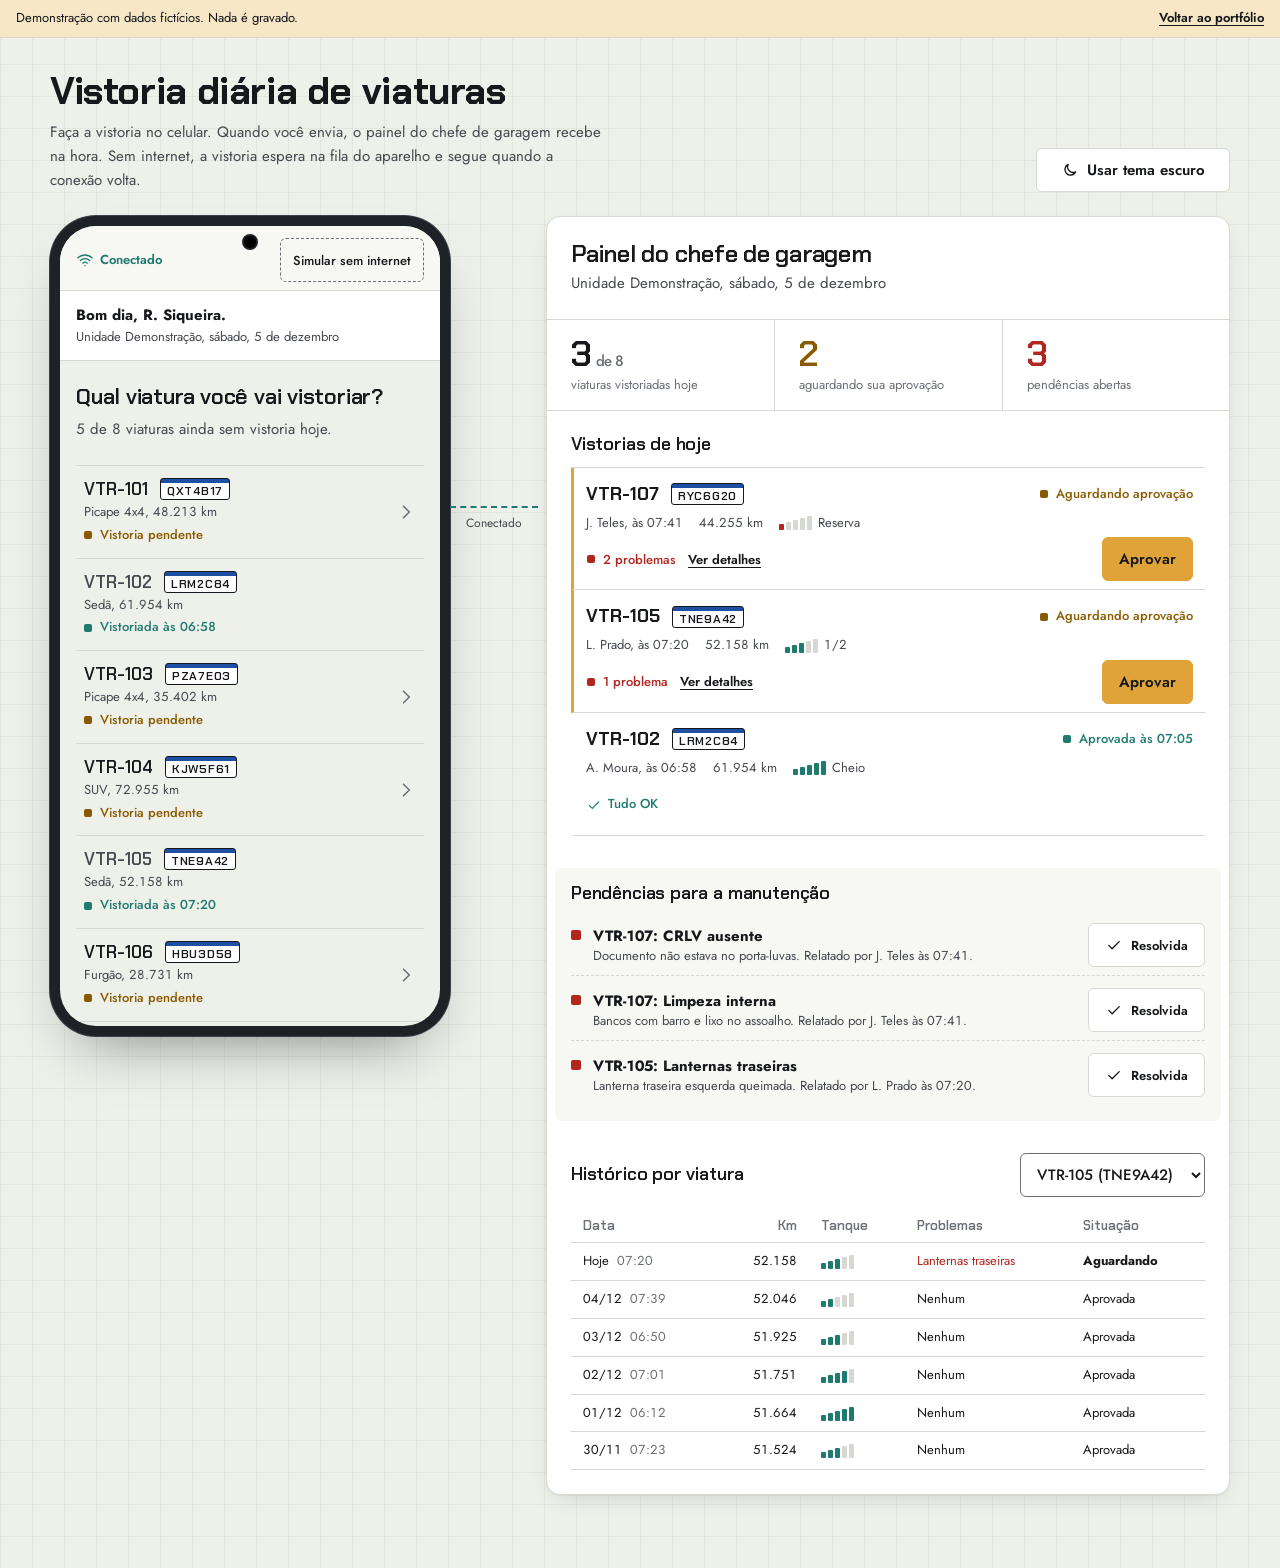
<file: demos/vistoria/index.html>
<!doctype html>
<html lang="pt-BR">
<head>
  <meta charset="utf-8">
  <meta name="viewport" content="width=device-width, initial-scale=1">
  <title>Vistoria de viaturas | Demonstração</title>
  <link rel="icon" href="../../assets/favicon.svg" type="image/svg+xml">
  <meta name="description" content="Demonstração interativa de um app de vistoria diária de viaturas que funciona sem internet, com painel do chefe de garagem.">
  <meta name="color-scheme" content="light dark">
  <link rel="stylesheet" href="../../assets/css/base.css">
  <link rel="stylesheet" href="app.css">
</head>
<body data-aba="app">
  <div class="faixa-demo" role="note">
    <span>Demonstração com dados fictícios. Nada é gravado.</span>
    <a href="../../projeto.html?id=vistoria">Voltar ao portfólio</a>
  </div>

  <header class="topo contido">
    <div>
      <h1>Vistoria diária de viaturas</h1>
      <p>Faça a vistoria no celular. Quando você envia, o painel do chefe de garagem recebe na hora. Sem internet, a vistoria espera na fila do aparelho e segue quando a conexão volta.</p>
    </div>
    <button type="button" class="btn" id="btn-tema"></button>
  </header>

  <main class="palco contido">
    <section class="coluna-app" aria-label="App do motorista">
      <div class="celular">
        <div class="celular__tela">
          <div class="app" id="app">
            <div class="app__status">
              <span class="conexao" id="conexao"></span>
              <button type="button" class="rede" id="btn-rede"></button>
            </div>
            <p class="app__offline" id="faixa-offline" hidden></p>
            <div class="app__cabeca" id="app-cabeca"></div>
            <div class="app__corpo" id="app-corpo"></div>
            <div class="app__acoes" id="app-acoes" hidden></div>
          </div>
        </div>
      </div>
    </section>

    <div class="canal" id="canal" aria-hidden="true">
      <div class="canal__linha"></div>
      <div class="canal__fila" id="canal-fila"></div>
      <p class="canal__rotulo" id="canal-rotulo"></p>
    </div>

    <section class="coluna-painel" aria-labelledby="painel-titulo">
      <div class="painel" id="painel"></div>
    </section>
  </main>

  <nav class="abas" aria-label="Alternar entre o app e o painel">
    <button type="button" class="aba" data-aba="app" aria-pressed="true">
      <svg class="ic" viewBox="0 0 24 24" aria-hidden="true" focusable="false"><rect x="7" y="2.5" width="10" height="19" rx="2"/><path d="M11 18h2"/></svg>
      Vistoria
    </button>
    <button type="button" class="aba" data-aba="painel" aria-pressed="false">
      <svg class="ic" viewBox="0 0 24 24" aria-hidden="true" focusable="false"><rect x="3" y="4" width="18" height="16" rx="2"/><path d="M3 9h18M9 9v11"/></svg>
      Painel do chefe
      <span class="aba__contagem" id="aba-contagem" hidden></span>
    </button>
  </nav>

  <div class="sr-only" aria-live="polite" id="aviso"></div>
  <script src="app.js"></script>
</body>
</html>
</file>
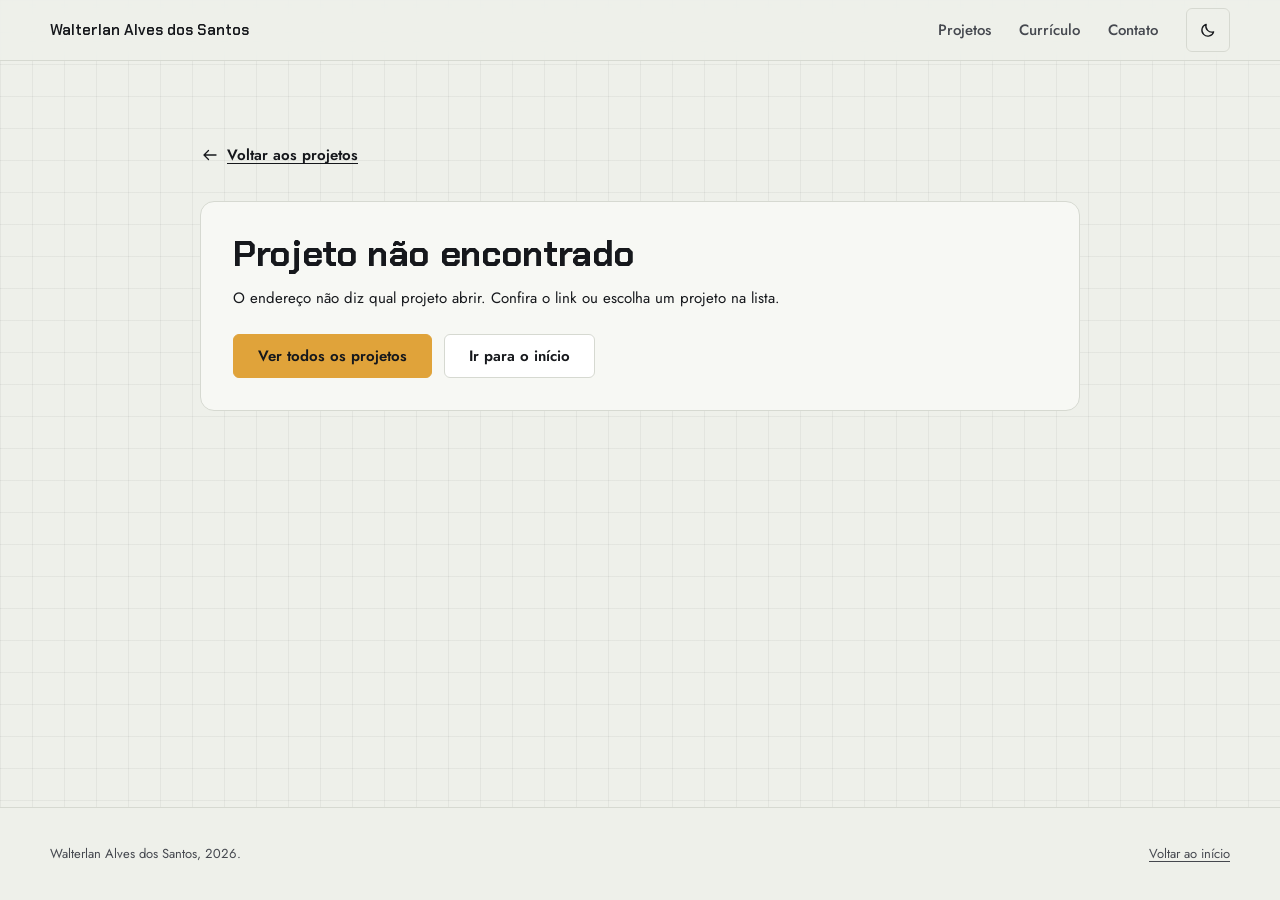
<file: projeto.html>
<!doctype html>
<html lang="pt-BR">
<head>
  <meta charset="utf-8">
  <meta name="viewport" content="width=device-width, initial-scale=1">
  <title>Projeto | Walterlan Alves dos Santos</title>
  <link rel="icon" href="assets/favicon.svg" type="image/svg+xml">
  <meta name="description" content="Detalhes de um projeto do portfólio de Walterlan Alves dos Santos: o problema, o que o sistema faz, números e tecnologias.">
  <meta name="theme-color" content="#eef0ea">
  <script>try{var t=localStorage.getItem("tema");if(t==="escuro"||t==="claro")document.documentElement.setAttribute("data-tema",t);}catch(e){}</script>
  <link rel="stylesheet" href="assets/css/base.css">
  <link rel="stylesheet" href="assets/css/site.css">
</head>
<body data-pagina="projeto">
  <a class="pular" href="#conteudo">Pular para o conteúdo</a>

  <header class="topo">
    <div class="contido topo__linha">
      <a class="topo__nome" href="index.html" data-perfil-nome>Walterlan Alves dos Santos</a>
      <nav class="topo__nav" aria-label="Seções">
        <a href="index.html#projetos">Projetos</a>
        <a href="index.html#curriculo">Currículo</a>
        <a href="index.html#contato">Contato</a>
      </nav>
      <button class="btn topo__tema" type="button" data-tema-botao><span class="sr-only">Mudar tema</span></button>
    </div>
  </header>

  <main id="conteudo" class="secao">
    <div class="contido detalhe" data-detalhe>
      <noscript><p>Esta página precisa de JavaScript para mostrar o projeto. <a href="index.html">Voltar ao início</a>.</p></noscript>
    </div>
  </main>

  <footer class="rodape">
    <div class="contido rodape__linha">
      <p><span data-perfil-nome>Walterlan Alves dos Santos</span>, <span data-ano>2026</span>.</p>
      <p><a href="index.html">Voltar ao início</a></p>
    </div>
  </footer>

  <script src="assets/js/perfil.js"></script>
  <script src="assets/js/projetos.js"></script>
  <script src="assets/js/site.js"></script>
</body>
</html>
</file>
<file: assets/css/base.css>
/* =========================================================
   Sistema visual — "Central de operações"
   Papel técnico claro + grafite, âmbar de sinalização (ação) e
   verde-água (indicadores). Chakra Petch nos títulos, Jost no texto.
   Usado pelo site e por todas as demos (demos/<nome>/).
   ========================================================= */
@import url("https://fonts.googleapis.com/css2?family=Chakra+Petch:wght@500;600;700&family=Jost:wght@400;500;600&display=swap");

:root {
  --papel: #eef0ea;
  --superficie: #f7f8f4;
  --cartao: #ffffff;
  --tinta: #16181c;
  --tinta-2: #45484f;
  --tinta-3: #6b6f77;
  --linha: #d6d9d1;
  --sinal: #e0a33a;          /* âmbar: ação, destaque */
  --sinal-forte: #b97d14;
  --sinal-claro: #f7e7c6;
  --agua: #1f7a70;           /* verde-água: indicadores, "ok" */
  --agua-claro: #d6ece8;
  --alerta: #b3261e;
  --alerta-claro: #f6dedc;
  --grade: rgba(22, 24, 28, 0.05);   /* malha técnica do fundo */

  --titulo: "Chakra Petch", "Jost", system-ui, sans-serif;
  --texto: "Jost", system-ui, sans-serif;

  --f-0: 0.8125rem;  /* rótulos */
  --f-1: 0.9375rem;  /* corpo */
  --f-2: 1.125rem;   /* destaque */
  --f-3: 1.5rem;
  --f-4: 2.25rem;
  --f-5: clamp(2.5rem, 6vw, 4.5rem); /* manchete */

  --e-1: 4px; --e-2: 8px; --e-3: 12px; --e-4: 16px; --e-5: 24px; --e-6: 32px; --e-7: 48px; --e-8: 72px;
  --raio: 6px;
  --raio-g: 14px;
  --sombra: 0 1px 0 rgba(22, 24, 28, 0.04), 0 8px 24px -12px rgba(31, 54, 50, 0.25);
  --ease: cubic-bezier(.2, .7, .2, 1);
  --largura: 1180px;
}

@media (prefers-color-scheme: dark) {
  :root:not([data-tema="claro"]) {
    --papel: #111417; --superficie: #171b1f; --cartao: #1c2126; --tinta: #eceee8; --tinta-2: #b9bdc4; --tinta-3: #8c9199;
    --linha: #2c3238; --sinal: #f0b552; --sinal-forte: #f6c878; --sinal-claro: #3a2f1a; --agua: #4fb3a5; --agua-claro: #16302c;
    --alerta: #f08a80; --alerta-claro: #3b1d1b; --grade: rgba(236, 238, 232, 0.04);
    --sombra: 0 1px 0 rgba(0,0,0,.3), 0 10px 30px -14px rgba(0,0,0,.6);
  }
}
:root[data-tema="escuro"] {
  --papel: #111417; --superficie: #171b1f; --cartao: #1c2126; --tinta: #eceee8; --tinta-2: #b9bdc4; --tinta-3: #8c9199;
  --linha: #2c3238; --sinal: #f0b552; --sinal-forte: #f6c878; --sinal-claro: #3a2f1a; --agua: #4fb3a5; --agua-claro: #16302c;
  --alerta: #f08a80; --alerta-claro: #3b1d1b; --grade: rgba(236, 238, 232, 0.04);
  --sombra: 0 1px 0 rgba(0,0,0,.3), 0 10px 30px -14px rgba(0,0,0,.6);
}

*, *::before, *::after { box-sizing: border-box; }
html { -webkit-text-size-adjust: 100%; scroll-behavior: smooth; }
body {
  margin: 0; font: 400 var(--f-1)/1.6 var(--texto); color: var(--tinta); background-color: var(--papel);
  background-image: linear-gradient(var(--grade) 1px, transparent 1px), linear-gradient(90deg, var(--grade) 1px, transparent 1px);
  background-size: 32px 32px; font-variant-numeric: tabular-nums;
}
img, svg { display: block; max-width: 100%; }
a { color: inherit; text-decoration-thickness: 1px; text-underline-offset: 3px; }
h1, h2, h3, h4 { font-family: var(--titulo); line-height: 1.1; margin: 0 0 var(--e-3); letter-spacing: -0.01em; }
h1 { font-size: var(--f-5); font-weight: 700; }
h2 { font-size: var(--f-4); font-weight: 600; }
h3 { font-size: var(--f-3); font-weight: 600; }
p { margin: 0 0 var(--e-4); max-width: 68ch; }
:focus-visible { outline: 2px solid var(--sinal); outline-offset: 3px; border-radius: 3px; }
.sr-only { position: absolute; width: 1px; height: 1px; overflow: hidden; clip: rect(0 0 0 0); white-space: nowrap; }

/* Estrutura */
.contido { width: min(100% - 32px, var(--largura)); margin-inline: auto; }
.secao { padding-block: var(--e-8); }

/* Botões */
.btn { display: inline-flex; align-items: center; gap: var(--e-2); min-height: 44px; padding: 0 var(--e-5); border-radius: var(--raio);
  border: 1px solid var(--linha); background: var(--cartao); color: var(--tinta); font: 600 var(--f-1) var(--texto); text-decoration: none; cursor: pointer;
  transition: transform .15s var(--ease), background-color .2s var(--ease), border-color .2s var(--ease); }
.btn:hover { border-color: var(--tinta-3); }
.btn:active { transform: translateY(1px); }
.btn--sinal { background: var(--sinal); border-color: var(--sinal); color: #16181c; }
.btn--sinal:hover { background: var(--sinal-forte); border-color: var(--sinal-forte); }
.btn--texto { background: none; border-color: transparent; padding-inline: var(--e-2); text-decoration: underline; }
.btn svg { width: 18px; height: 18px; }

/* Rótulos e etiquetas (tecnologias) */
.etiqueta { display: inline-flex; align-items: center; height: 26px; padding: 0 var(--e-3); border-radius: 4px; border: 1px solid var(--linha);
  background: var(--superficie); font: 500 var(--f-0) var(--texto); color: var(--tinta-2); }
.estado { display: inline-flex; align-items: center; gap: 8px; font-weight: 500; }
.estado::before { content: ""; width: 8px; height: 8px; border-radius: 2px; background: currentColor; }
.estado--ok { color: var(--agua); } .estado--alerta { color: var(--alerta); } .estado--sinal { color: var(--sinal-forte); }

/* Painéis: a "central de operações". Variam por hierarquia (não são todos iguais). */
.painel { background: var(--cartao); border: 1px solid var(--linha); border-radius: var(--raio-g); padding: var(--e-5); box-shadow: var(--sombra); }
.painel--plano { box-shadow: none; background: var(--superficie); }
.painel__cabeca { display: flex; justify-content: space-between; align-items: center; gap: var(--e-3); margin-bottom: var(--e-4);
  font: 600 var(--f-0) var(--titulo); letter-spacing: .04em; color: var(--tinta-3); }

/* Números (indicadores) */
.numero b { display: block; font: 600 var(--f-4) var(--titulo); line-height: 1; letter-spacing: -0.02em; }
.numero span { color: var(--tinta-3); font-size: var(--f-0); }

/* Tabelas das demos */
.tabela { width: 100%; border-collapse: collapse; font-size: var(--f-1); }
.tabela th { text-align: left; font: 600 var(--f-0) var(--titulo); color: var(--tinta-3); padding: var(--e-2) var(--e-3); border-bottom: 1px solid var(--linha); }
.tabela td { padding: var(--e-3); border-bottom: 1px solid var(--linha); vertical-align: middle; }
.tabela .num { text-align: right; }

/* Faixa "demonstração" que toda demo mostra no topo */
.faixa-demo { display: flex; flex-wrap: wrap; justify-content: space-between; align-items: center; gap: var(--e-3); padding: var(--e-2) var(--e-4);
  background: var(--sinal-claro); color: var(--tinta); font-size: var(--f-0); border-bottom: 1px solid var(--linha); }
.faixa-demo a { font-weight: 600; }

@media (prefers-reduced-motion: reduce) {
  *, *::before, *::after { animation-duration: .01ms !important; animation-iteration-count: 1 !important; transition-duration: .01ms !important; scroll-behavior: auto !important; }
}
</file>
<file: assets/css/site.css>
/* =========================================================
   Site do portfólio (index, projeto, 404). Depende de base.css.
   ========================================================= */

html { scroll-padding-top: 84px; }
body { min-height: 100vh; display: flex; flex-direction: column; overflow-x: hidden; }
main { flex: 1 0 auto; }
ul { margin: 0; padding: 0; }

.pular { position: absolute; left: 16px; top: -60px; z-index: 50; padding: 10px 16px; background: var(--sinal); color: #16181c;
  font-weight: 600; border-radius: var(--raio); text-decoration: none; }
.pular:focus { top: 12px; }

.acoes { display: flex; flex-wrap: wrap; gap: var(--e-3); margin-top: var(--e-5); }
.btn--texto { color: var(--tinta); }
.btn--texto:hover { border-color: transparent; text-decoration-thickness: 2px; }
.setor { display: inline-flex; align-items: center; gap: 8px; margin: 0 0 var(--e-2); font: 500 var(--f-0)/1.3 var(--texto); color: var(--agua); }
.setor::before { content: ""; width: 14px; height: 2px; background: currentColor; }
.setor .atualizado { color: var(--tinta-3); font-weight: 400; }
.etiquetas { list-style: none; display: flex; flex-wrap: wrap; gap: 6px; margin-top: var(--e-4); }

/* ---------- topo ---------- */
.topo { position: sticky; top: 0; z-index: 20; background: color-mix(in srgb, var(--papel) 90%, transparent);
  -webkit-backdrop-filter: blur(8px); backdrop-filter: blur(8px); border-bottom: 1px solid var(--linha); }
.topo__linha { display: flex; align-items: center; gap: var(--e-4); min-height: 60px; }
.topo__nome { display: inline-flex; align-items: center; min-height: 44px; font: 600 var(--f-1)/1.2 var(--titulo); text-decoration: none; margin-right: auto; }
.topo__nome:hover { text-decoration: underline; }
.topo__nav { display: flex; gap: var(--e-1); }
.topo__nav a { display: inline-flex; align-items: center; min-height: 44px; padding: 0 var(--e-3); border-radius: var(--raio);
  color: var(--tinta-2); text-decoration: none; font-weight: 500; }
.topo__nav a:hover { color: var(--tinta); background: var(--superficie); }
.topo__tema { width: 44px; padding: 0; justify-content: center; background: transparent; }

/* ---------- abertura ---------- */
.abertura { padding-block: var(--e-8) var(--e-7); }
.abertura__grade { display: grid; grid-template-columns: minmax(0, 1.2fr) minmax(0, 0.9fr); gap: var(--e-7); align-items: start; }
.abertura h1 { max-width: 12ch; margin-bottom: var(--e-5); line-height: 1; letter-spacing: -0.025em; }
.abertura__titulo { display: flex; align-items: center; gap: var(--e-3); margin: 0 0 var(--e-5);
  font: 600 var(--f-3)/1.2 var(--titulo); color: var(--tinta); }
.abertura__titulo::before { content: ""; flex: none; width: 28px; height: 10px; border-radius: 2px; background: var(--sinal); }
.abertura__resumo { font-size: var(--f-2); line-height: 1.65; color: var(--tinta-2); max-width: 60ch; }

/* Painel de operações */
.painel-op { padding: var(--e-5) var(--e-5) var(--e-4); position: relative; }
.painel-op .painel__cabeca { padding-bottom: var(--e-3); border-bottom: 1px dashed var(--linha); }
.painel-op .estado { color: var(--agua); font-family: var(--titulo); letter-spacing: .02em; }
.painel-op .estado::before { animation: pulso 2.4s var(--ease) infinite; }
.relogio { font: 500 var(--f-0) var(--titulo); color: var(--tinta-2); }
.indicadores { display: grid; grid-template-columns: 1fr 1fr; margin: 0; }
.indicador { display: flex; flex-direction: column-reverse; justify-content: flex-end; padding: var(--e-4) var(--e-3) var(--e-4) 0; border-bottom: 1px solid var(--linha); }
.indicador:nth-child(even) { padding-left: var(--e-4); border-left: 1px solid var(--linha); }
.indicador dt, .indicador dd { margin: 0; }
.indicador b { font-size: clamp(2.25rem, 4vw, 3rem); color: var(--tinta); margin-bottom: 6px; }
.indicador span { color: var(--tinta-2); }
.setores { padding-top: var(--e-4); }
.setores__titulo { font: 600 var(--f-0) var(--titulo); color: var(--tinta-2); letter-spacing: .02em; margin-bottom: var(--e-3); }
.setores ul { list-style: none; display: grid; gap: 6px; }
.setores li { display: grid; grid-template-columns: minmax(0, 11rem) 1fr 1.5rem; align-items: center; gap: var(--e-3); font-size: var(--f-0); }
.setores__nome { color: var(--tinta-2); white-space: nowrap; overflow: hidden; text-overflow: ellipsis; }
.setores__barra { height: 8px; background: var(--superficie); border: 1px solid var(--linha); border-radius: 2px; overflow: hidden; }
.setores__barra i { display: block; height: 100%; width: var(--p); background: var(--agua); }
.setores__qtd { text-align: right; font-family: var(--titulo); font-weight: 600; }

/* A única animação de entrada: o painel liga e os indicadores sobem. */
.painel-op.entrando { opacity: 0; transform: translateY(8px); }
.painel-op.entrando .setores__barra i { width: 0; }
.painel-op.entrou { opacity: 1; transform: none; transition: opacity .5s var(--ease), transform .5s var(--ease); }
.painel-op.entrou .setores__barra i { width: var(--p); transition: width .9s var(--ease) .15s; }
@keyframes pulso { 0%, 100% { opacity: 1; } 50% { opacity: .35; } }
@media (prefers-reduced-motion: reduce) { .painel-op .estado::before { animation: none; } }

/* ---------- seções ---------- */
.secao__cabeca { margin-bottom: var(--e-6); max-width: 68ch; }
.secao__cabeca p { color: var(--tinta-2); }
.secao__cabeca--acao { max-width: none; display: flex; flex-wrap: wrap; justify-content: space-between; align-items: end; gap: var(--e-4); }
.secao__cabeca--acao h2 { margin: 0; }
#projetos { border-top: 1px solid var(--linha); }

/* Projetos em destaque: painéis largos, texto e números lado a lado */
.projetos-d { display: grid; gap: var(--e-5); }
.projeto-d { display: grid; grid-template-columns: minmax(0, 1fr) minmax(200px, 260px); gap: var(--e-6); padding: var(--e-6); }
.projeto-d h3 { font-size: clamp(1.375rem, 2.4vw, 1.75rem); max-width: 28ch; }
.projeto-d__resumo { font-size: var(--f-2); color: var(--tinta); }
.projeto-d__problema { color: var(--tinta-2); }
.projeto-d__problema strong { color: var(--tinta); font-weight: 600; }
.projeto-d__numeros { margin: 0; align-self: stretch; display: flex; flex-direction: column; gap: 0;
  border-left: 1px solid var(--linha); padding-left: var(--e-5); }
.projeto-d__numeros .numero { display: flex; flex-direction: column-reverse; padding-block: var(--e-3); border-bottom: 1px dashed var(--linha); }
.projeto-d__numeros .numero:last-child { border-bottom: 0; }
.projeto-d__numeros dt, .projeto-d__numeros dd { margin: 0; }
.projeto-d__numeros b { color: var(--agua); margin-bottom: 4px; font-size: var(--f-4); }
.projeto-d__numeros span { color: var(--tinta-2); }

/* O primeiro destaque abre a seção: maior, com os números numa faixa embaixo */
.projeto-d--principal { grid-template-columns: 1fr; gap: var(--e-5); padding: var(--e-7) var(--e-7) 0; border-top: 4px solid var(--sinal); overflow: hidden; }
.projeto-d--principal h3 { font-size: clamp(1.75rem, 3.2vw, 2.5rem); max-width: 24ch; }
.projeto-d--principal .projeto-d__texto { max-width: 72ch; }
.projeto-d--principal .projeto-d__numeros { flex-direction: row; flex-wrap: wrap; border-left: 0; border-top: 1px solid var(--linha);
  margin: 0 calc(var(--e-7) * -1); padding: 0; background: var(--superficie); }
.projeto-d--principal .projeto-d__numeros .numero { flex: 1 1 12rem; padding: var(--e-5) var(--e-7); border-bottom: 0; border-right: 1px solid var(--linha); }
.projeto-d--principal .projeto-d__numeros .numero:last-child { border-right: 0; }
.projeto-d--principal .projeto-d__numeros b { font-size: clamp(2.25rem, 4vw, 3rem); }

/* Demais projetos: lista compacta em linhas */
.projetos-c { margin-top: var(--e-7); }
.projetos-c__titulo { font-size: var(--f-2); margin-bottom: var(--e-3); }
.projetos-c__lista { list-style: none; border-top: 1px solid var(--tinta); }
.projeto-c { display: grid; grid-template-columns: minmax(0, 15rem) minmax(0, 1fr) auto; grid-template-areas: "cab res acoes" "cab tec acoes";
  column-gap: var(--e-5); align-items: start; padding-block: var(--e-4); border-bottom: 1px solid var(--linha); }
.projeto-c__cabeca { grid-area: cab; }
.projeto-c h4 { font-size: var(--f-2); margin: 0; }
.projeto-c h4 a { display: inline-flex; align-items: center; min-height: 44px; text-decoration: none; }
.projeto-c h4 a:hover { text-decoration: underline; }
.projeto-c__resumo { grid-area: res; margin: 0; color: var(--tinta-2); }
.projeto-c .etiquetas { grid-area: tec; margin-top: var(--e-2); }
.projeto-c .acoes { grid-area: acoes; margin-top: 0; }

/* ---------- currículo ---------- */
.curriculo { background: color-mix(in srgb, var(--superficie) 70%, transparent); border-block: 1px solid var(--linha); }
.cv { padding: var(--e-6); display: grid; grid-template-columns: minmax(0, 17rem) minmax(0, 1fr); column-gap: var(--e-7); }
.cv-identidade { grid-row: span 6; border-right: 1px solid var(--linha); padding-right: var(--e-5); }
.cv-nome { font: 700 var(--f-3)/1.15 var(--titulo); margin-bottom: var(--e-2); }
.cv-titulo { color: var(--tinta-2); }
.cv-contatos { list-style: none; display: grid; gap: 4px; font-size: var(--f-0); overflow-wrap: anywhere; }
.cv-contatos span { color: var(--tinta-2); }
.cv-bloco { padding-bottom: var(--e-5); }
.cv-bloco + .cv-bloco { padding-top: var(--e-5); border-top: 1px solid var(--linha); }
.cv-bloco h3 { font-size: var(--f-2); }
.cv-competencias { margin: 0; display: grid; gap: var(--e-3); }
.cv-competencias div { display: grid; grid-template-columns: minmax(0, 10rem) minmax(0, 1fr); gap: var(--e-4); }
.cv-competencias dt { font-weight: 600; }
.cv-competencias dd { margin: 0; color: var(--tinta-2); max-width: 60ch; }
.cv-linha-tempo { list-style: none; display: grid; gap: var(--e-4); }
.cv-item__titulo { font-weight: 600; margin: 0; }
.cv-item__periodo { color: var(--tinta-2); font-size: var(--f-0); margin: 0 0 var(--e-2); }
.so-impressao { display: none; }

/* ---------- contato ---------- */
.canais { list-style: none; display: flex; flex-wrap: wrap; gap: var(--e-3); }
.canal { display: flex; align-items: center; gap: var(--e-4); min-height: 64px; padding: var(--e-3) var(--e-5) var(--e-3) var(--e-3);
  background: var(--cartao); border: 1px solid var(--linha); border-radius: var(--raio); text-decoration: none;
  transition: border-color .2s var(--ease); max-width: 100%; }
.canal:hover { border-color: var(--tinta-3); }
.canal__icone { display: grid; place-items: center; width: 44px; height: 44px; flex: none; border-radius: var(--raio);
  background: var(--sinal-claro); color: var(--tinta); }
.canal__icone svg { width: 22px; height: 22px; }
.canal__texto { display: grid; min-width: 0; }
.canal__rotulo { font-size: var(--f-0); color: var(--tinta-2); }
.canal__valor { font-weight: 600; overflow-wrap: anywhere; }

/* ---------- rodapé ---------- */
.rodape { border-top: 1px solid var(--linha); background: var(--papel); }
.rodape__linha { display: flex; flex-wrap: wrap; justify-content: space-between; gap: var(--e-2) var(--e-5); padding-block: var(--e-5); font-size: var(--f-0); color: var(--tinta-2); }
.rodape p { margin: 0; align-self: center; }
.rodape a { display: inline-flex; align-items: center; min-height: 44px; }

/* ---------- página de detalhe ---------- */
.detalhe { max-width: 880px; }
.voltar { margin-left: calc(var(--e-2) * -1); margin-bottom: var(--e-5); }
.detalhe__cabeca { margin-bottom: var(--e-6); }
.detalhe__cabeca h1 { font-size: clamp(2rem, 5vw, 3.25rem); max-width: 22ch; }
.detalhe__resumo { font-size: var(--f-2); color: var(--tinta-2); }
.detalhe__numeros { margin-bottom: var(--e-7); }
.detalhe__numeros dl { margin: 0; display: grid; grid-template-columns: repeat(auto-fit, minmax(150px, 1fr)); gap: var(--e-4); }
.detalhe__numeros .numero { display: flex; flex-direction: column-reverse; }
.detalhe__numeros dt, .detalhe__numeros dd { margin: 0; }
.detalhe__numeros b { color: var(--agua); margin-bottom: 6px; }
.detalhe__numeros span { color: var(--tinta-2); }
.detalhe__corpo { display: grid; gap: var(--e-6); }
.detalhe__corpo h2 { font-size: var(--f-3); }
.solucao { list-style: none; display: grid; gap: var(--e-3); max-width: 68ch; counter-reset: s; }
.solucao li { position: relative; padding-left: 28px; }
.solucao li::before { content: ""; position: absolute; left: 0; top: .6em; width: 12px; height: 6px; border-radius: 1px; background: var(--sinal); }
.nota { color: var(--tinta-2); border-left: 3px solid var(--linha); padding-left: var(--e-4); }
.aviso { padding: var(--e-6); }
.aviso h1 { font-size: var(--f-4); }

/* ---------- 404 ---------- */
.erro { padding-block: var(--e-8); }
.erro__codigo { font: 700 clamp(4rem, 14vw, 8rem)/1 var(--titulo); color: var(--tinta); margin: 0 0 var(--e-4); letter-spacing: -0.03em; }
.erro__codigo span { display: inline-block; width: .5em; height: .16em; margin-left: .08em; background: var(--sinal); vertical-align: baseline; }

/* ---------- responsivo ---------- */
@media (max-width: 960px) {
  .abertura__grade { grid-template-columns: 1fr; gap: var(--e-6); }
  .abertura h1 { max-width: 16ch; }
  .projeto-d { grid-template-columns: 1fr; gap: var(--e-5); }
  .projeto-d__numeros { border-left: 0; padding-left: 0; border-top: 1px solid var(--linha); flex-direction: row; flex-wrap: wrap; gap: var(--e-5); padding-top: var(--e-3); }
  .projeto-d__numeros .numero { border-bottom: 0; min-width: 8rem; }
  .projeto-c { grid-template-columns: minmax(0, 1fr); grid-template-areas: "cab" "res" "tec" "acoes"; row-gap: var(--e-2); }
  .projeto-c .acoes { margin-top: var(--e-2); }
  .cv { grid-template-columns: 1fr; }
  .cv-identidade { grid-row: auto; border-right: 0; padding-right: 0; border-bottom: 1px solid var(--linha); margin-bottom: var(--e-5); padding-bottom: var(--e-4); }
}
@media (max-width: 640px) {
  .secao { padding-block: var(--e-7); }
  .abertura { padding-block: var(--e-6) var(--e-6); }
  .topo__linha { flex-wrap: wrap; gap: 0 var(--e-2); }
  .topo__nome { flex: 1 1 auto; }
  .topo__nav { order: 3; width: 100%; margin-left: calc(var(--e-3) * -1); }
  .projeto-d, .cv, .aviso { padding: var(--e-5); }
  .projeto-d--principal { padding: var(--e-5) var(--e-5) 0; }
  .projeto-d--principal .projeto-d__numeros { margin-inline: calc(var(--e-5) * -1); }
  .projeto-d--principal .projeto-d__numeros .numero { flex-basis: 100%; padding: var(--e-4) var(--e-5); border-right: 0; border-bottom: 1px solid var(--linha); }
  .cv-competencias div { grid-template-columns: 1fr; gap: 2px; }
  .setores li { grid-template-columns: minmax(0, 8.5rem) 1fr 1.25rem; }
  .canal { width: 100%; }
  html { scroll-padding-top: 120px; }
}
@media (max-width: 400px) {
  .indicador { padding-right: var(--e-2); }
  .indicador:nth-child(even) { padding-left: var(--e-3); }
  .painel-op { padding-inline: var(--e-4); }
}

/* ---------- impressão: só o currículo, limpo, em A4 ---------- */
@media print {
  @page { size: A4; margin: 16mm 15mm; }
  :root, :root[data-tema="escuro"] {
    --papel: #fff; --superficie: #fff; --cartao: #fff; --tinta: #000; --tinta-2: #333; --tinta-3: #444; --linha: #bbb; --agua: #000;
  }
  html, body { background: #fff !important; color: #000; font-size: 10pt; line-height: 1.45; }
  body { background-image: none !important; display: block; }
  .topo, .pular, .abertura, #projetos, #contato, .rodape, [data-imprimir], .secao__cabeca { display: none !important; }
  .secao, .curriculo { padding: 0; border: 0; background: none; }
  .contido { width: 100%; }
  .cv { display: block; padding: 0; border: 0; box-shadow: none; background: none; }
  .cv-identidade { border: 0; border-bottom: 1.5pt solid #000; padding: 0 0 8pt; margin-bottom: 10pt; }
  .cv-nome { font-size: 20pt; margin: 0 0 2pt; }
  .cv-titulo { margin-bottom: 4pt; }
  .cv-contatos { display: flex; flex-wrap: wrap; gap: 2pt 14pt; font-size: 9.5pt; }
  .cv-bloco { padding: 0 0 8pt; break-inside: avoid-page; }
  .cv-bloco + .cv-bloco { padding-top: 8pt; border-top: .5pt solid #bbb; }
  .cv-bloco h3 { font-size: 12pt; margin-bottom: 4pt; }
  .cv-bloco p { max-width: none; margin-bottom: 4pt; }
  .cv-competencias { gap: 3pt; }
  .cv-competencias div { grid-template-columns: 9.5rem 1fr; gap: 8pt; }
  .cv-competencias dd { max-width: none; }
  .so-impressao { display: block; break-inside: auto; }
  .cv-bloco h3 { break-after: avoid; }
  .cv-projetos { padding-left: 12pt; display: block; }
  .cv-projetos li { break-inside: avoid; margin-bottom: 3pt; }
  .cv-stack { color: #444; }
  a { color: #000; text-decoration: none; }
}
</file>
<file: demos/associacao/app.css>
/* Demo: painel da associação. Usa os tokens de assets/css/base.css. */
:root {
  --sinal-texto: #87590a;     /* âmbar escurecido para texto pequeno (AA no claro) */
  --balao: #dcefe2;
  --balao-tinta: #15231c;
  --conversa: #e9ece5;
  --menu-largura: 248px;
}
@media (prefers-color-scheme: dark) {
  :root:not([data-tema="claro"]) { --sinal-texto: #f6c878; --balao: #1d3b32; --balao-tinta: #e6efe9; --conversa: #14181b; }
}
:root[data-tema="escuro"] { --sinal-texto: #f6c878; --balao: #1d3b32; --balao-tinta: #e6efe9; --conversa: #14181b; }

.estado--sinal { color: var(--sinal-texto); }
[hidden] { display: none !important; }

.pular { position: absolute; left: 8px; top: -60px; z-index: 50; padding: 10px 16px; background: var(--tinta); color: var(--papel); border-radius: var(--raio); font-weight: 600; }
.pular:focus { top: 8px; }

/* ---------- estrutura ---------- */
.app { display: grid; grid-template-columns: var(--menu-largura) minmax(0, 1fr); min-height: calc(100vh - 40px); }
.barra { display: none; }

.marca { display: flex; align-items: center; gap: var(--e-3); }
.marca__selo { display: grid; place-items: center; width: 36px; height: 36px; flex: none; border-radius: 8px; background: var(--tinta); color: var(--papel);
  font: 700 0.875rem var(--titulo); letter-spacing: .02em; }
.marca__nome { font: 600 var(--f-1)/1.2 var(--titulo); }

.app { background: linear-gradient(to right, var(--superficie) calc(var(--menu-largura) - 1px), var(--linha) 0, var(--linha) var(--menu-largura), transparent 0); }
.menu { position: sticky; top: 0; align-self: start; min-height: calc(100vh - 56px); max-height: 100vh; overflow-y: auto; display: flex; flex-direction: column; gap: var(--e-5);
  padding: var(--e-5) var(--e-4); background: var(--superficie); border-right: 1px solid var(--linha); }
.menu__marca { padding: 0 var(--e-2); }
.menu__lista { list-style: none; margin: 0; padding: 0; display: grid; gap: 2px; }
.menu__lista a { display: flex; align-items: center; gap: var(--e-3); min-height: 44px; padding: 0 var(--e-3); border-radius: var(--raio);
  color: var(--tinta-2); text-decoration: none; font-weight: 500; transition: background-color .15s var(--ease), color .15s var(--ease); }
.menu__lista a svg { width: 20px; height: 20px; flex: none; }
.menu__lista a:hover { background: var(--cartao); color: var(--tinta); }
.menu__lista a[aria-current="page"] { background: var(--cartao); color: var(--tinta); box-shadow: inset 3px 0 0 var(--sinal), 0 0 0 1px var(--linha); font-weight: 600; }
.menu__contador { margin-left: auto; min-width: 24px; height: 22px; padding: 0 7px; border-radius: 11px; display: inline-grid; place-items: center;
  background: var(--alerta); color: var(--cartao); font: 600 0.75rem var(--titulo); }
.menu__contador[hidden] { display: none; }
.menu__rodape { margin-top: auto; padding: var(--e-3); border-top: 1px solid var(--linha); display: grid; line-height: 1.35; }
.menu__usuario { font-weight: 600; }
.menu__perfil { font-size: var(--f-0); color: var(--tinta-3); }

.principal { padding: var(--e-6) clamp(var(--e-4), 3.5vw, var(--e-7)) var(--e-8); max-width: 1240px; width: 100%; outline: none; }
.cabeca { display: flex; justify-content: space-between; align-items: flex-end; gap: var(--e-4); margin-bottom: var(--e-6); flex-wrap: wrap; }
.cabeca__data { margin: 0 0 var(--e-1); font-size: var(--f-0); color: var(--tinta-3); }
.cabeca__titulo { font-size: var(--f-4); margin: 0; outline: none; }
.btn--icone svg { width: 18px; height: 18px; }
#botao-tema[aria-pressed="true"] { border-color: var(--sinal); background: var(--sinal-claro); }

/* ---------- campos ---------- */
input[type="search"], input[type="date"], input[type="time"], select, textarea {
  font: 400 var(--f-1) var(--texto); color: var(--tinta); background: var(--cartao); border: 1px solid var(--linha); border-radius: var(--raio);
  min-height: 44px; padding: 0 var(--e-3); width: 100%; color-scheme: light dark; }
textarea { padding: var(--e-3); line-height: 1.55; resize: vertical; min-height: 150px; }
input:hover, select:hover, textarea:hover { border-color: var(--tinta-3); }
input:focus-visible, select:focus-visible, textarea:focus-visible { outline: 2px solid var(--sinal); outline-offset: 1px; border-color: var(--sinal-forte); }
.campo { display: grid; gap: 6px; }
.campo label, .segmentos legend, .acrescentar > label { font-size: var(--f-0); font-weight: 600; color: var(--tinta-2); }
.busca { position: relative; }
.busca svg { position: absolute; left: 12px; top: 50%; width: 18px; height: 18px; transform: translateY(-50%); color: var(--tinta-3); pointer-events: none; }
.busca input { padding-left: 40px; }

.btn:disabled { opacity: .5; cursor: not-allowed; }
.btn--pequeno { padding: 0 var(--e-4); font-size: var(--f-0); }
.btn--pequeno svg { width: 16px; height: 16px; }
.btn--icone-so { width: 44px; padding: 0; justify-content: center; flex: none; }
.btn--texto { color: var(--tinta-2); }
.btn--texto:hover { color: var(--tinta); }

.ajuda { font-size: var(--f-0); color: var(--tinta-3); margin: var(--e-2) 0 0; display: flex; flex-wrap: wrap; justify-content: space-between; gap: var(--e-1) var(--e-4); max-width: none; }
.erro { margin: 0; padding: var(--e-3) var(--e-4); border-radius: var(--raio); background: var(--alerta-claro); color: var(--alerta); font-weight: 500; }
.erro[hidden] { display: none; }
.acoes { display: flex; flex-wrap: wrap; gap: var(--e-3); align-items: center; }
.vazio { margin: 0; padding: var(--e-6) var(--e-5); color: var(--tinta-2); }
.vazio--curto { padding: 0; font-size: var(--f-0); color: var(--tinta-3); }

/* ---------- início ---------- */
.inicio-grade { display: grid; grid-template-columns: minmax(0, 1.5fr) minmax(0, 1fr); gap: var(--e-5);
  grid-template-areas: "recebido contagens" "tarefas atividade"; }
.recebido { grid-area: recebido; display: flex; flex-direction: column; gap: var(--e-3); }
.recebido .painel__cabeca { margin: 0; }
.recebido__valor { margin: 0; display: flex; flex-wrap: wrap; align-items: baseline; gap: var(--e-2) var(--e-3); }
.recebido__valor b { font: 600 clamp(2.25rem, 5vw, 3.25rem)/1 var(--titulo); letter-spacing: -0.02em; }
.recebido__valor > span { color: var(--tinta-2); }
.recebido__nota { margin: 0; color: var(--tinta-2); }
.recebido .btn { align-self: flex-start; margin-top: auto; }
.medidor { height: 10px; border-radius: 5px; background: var(--linha); overflow: hidden; }
.medidor span { display: block; height: 100%; width: 0; background: var(--agua); border-radius: inherit; transition: width .5s var(--ease); }

.contagens { grid-area: contagens; display: grid; align-content: center; padding-block: var(--e-3); }
.contagens .numero { display: flex; align-items: baseline; justify-content: space-between; gap: var(--e-3); padding: var(--e-4) 0; }
.contagens .numero + .numero { border-top: 1px solid var(--linha); }
.contagens .numero b { order: 2; font-size: var(--f-4); }
.contagens .numero span { font-size: var(--f-1); }
.contagens .numero > span:not(.estado) { color: var(--tinta-2); }
.numero--alerta b { color: var(--alerta); }

.tarefas { grid-area: tarefas; }
.painel__cabeca { font-size: var(--f-1); letter-spacing: 0; color: var(--tinta); }
.painel__cabeca > span { font: 500 var(--f-0) var(--texto); color: var(--tinta-3); }
.tarefas__lista { list-style: none; margin: 0; padding: 0; }
.tarefa { display: flex; align-items: center; gap: var(--e-3); min-height: 52px; border-top: 1px solid var(--linha); flex-wrap: wrap; }
.tarefa:first-child { border-top: 0; }
.tarefa input { width: 22px; height: 22px; margin: 0; accent-color: var(--agua); flex: none; cursor: pointer; }
.tarefa label { flex: 1 1 14rem; padding: var(--e-3) 0; cursor: pointer; }
.tarefa--feita label { color: var(--tinta-3); text-decoration: line-through; text-decoration-thickness: 1px; }
.tarefa__ir { display: inline-flex; align-items: center; min-height: 44px; font-weight: 600; font-size: var(--f-0); color: var(--sinal-texto); }

.atividade { grid-area: atividade; }
.atividade__lista { list-style: none; margin: 0; padding: 0; display: grid; gap: var(--e-4); }
.atividade__lista li { display: grid; gap: 2px; padding-left: var(--e-4); border-left: 2px solid var(--linha); line-height: 1.45; }
.atividade__lista li:first-child { border-left-color: var(--agua); }
.atividade__hora { font-size: var(--f-0); color: var(--tinta-3); }

/* ---------- ferramentas e tabelas ---------- */
.ferramentas { display: flex; flex-wrap: wrap; align-items: flex-end; gap: var(--e-4); margin-bottom: var(--e-4); }
.campo--busca { flex: 1 1 280px; max-width: 420px; }
.ferramentas .campo:not(.campo--busca) { min-width: 180px; }
.ferramentas__conta { margin: 0 0 10px auto; font-size: var(--f-0); color: var(--tinta-3); }

.segmentos { border: 0; margin: 0; padding: 0; display: flex; flex-wrap: wrap; }
.segmentos legend { padding: 0; margin-bottom: 6px; }
.segmentos label { position: relative; }
.segmentos input { position: absolute; inset: 0; opacity: 0; margin: 0; cursor: pointer; }
.segmentos span { display: inline-flex; align-items: center; min-height: 44px; padding: 0 var(--e-4); border: 1px solid var(--linha); background: var(--cartao);
  margin-left: -1px; font-weight: 500; color: var(--tinta-2); }
.segmentos label:first-of-type span { border-radius: var(--raio) 0 0 var(--raio); margin-left: 0; }
.segmentos label:last-of-type span { border-radius: 0 var(--raio) var(--raio) 0; }
.segmentos input:checked + span { background: var(--tinta); border-color: var(--tinta); color: var(--papel); position: relative; }
.segmentos input:focus-visible + span { outline: 2px solid var(--sinal); outline-offset: 2px; position: relative; z-index: 1; }

.resumo-mes { display: flex; flex-wrap: wrap; gap: var(--e-2) var(--e-6); margin-bottom: var(--e-4); padding: var(--e-3) 0; outline: none; }
.resumo-mes p { margin: 0; color: var(--tinta-2); }
.resumo-mes b { font: 600 var(--f-3) var(--titulo); color: var(--tinta); margin-right: 4px; }
.resumo-mes__aberto b { color: var(--alerta); }

.painel--tabela { padding: 0; overflow: hidden; }
.tabela th { background: var(--superficie); padding: var(--e-3); }
.tabela tbody tr:last-child td { border-bottom: 0; }
.tabela tbody tr:hover { background: var(--superficie); }
.celula-nome b { display: block; font-weight: 600; }
.celula-nome small { color: var(--tinta-3); font-size: var(--f-0); }
.celula-fone { white-space: nowrap; color: var(--tinta-2); }
.celula-acao { text-align: right; white-space: nowrap; }
.celula-origem { font-size: var(--f-0); color: var(--tinta-3); }
.linha-aberta td:first-child { box-shadow: inset 3px 0 0 var(--alerta); }

/* ---------- mensagens ---------- */
.msg-grade { display: grid; grid-template-columns: minmax(0, 1fr) minmax(300px, 380px); gap: var(--e-5);
  grid-template-areas: "fluxo previa" "historico previa"; align-items: start; }
.msg-fluxo { grid-area: fluxo; display: grid; gap: var(--e-4); }
.historico { grid-area: historico; }
.previa { grid-area: previa; position: sticky; top: var(--e-5); }

.etapas { list-style: none; margin: 0; padding: 0; display: flex; gap: var(--e-2); counter-reset: etapa; flex-wrap: wrap; }
.etapas li { counter-increment: etapa; display: flex; align-items: center; gap: var(--e-2); padding: 6px var(--e-3) 6px 6px; border-radius: 999px;
  font-size: var(--f-0); color: var(--tinta-3); border: 1px solid transparent; }
.etapas li::before { content: counter(etapa); display: grid; place-items: center; width: 24px; height: 24px; border-radius: 50%; border: 1px solid var(--linha);
  font: 600 0.75rem var(--titulo); background: var(--cartao); }
.etapas li[aria-current="step"] { color: var(--tinta); border-color: var(--linha); background: var(--cartao); font-weight: 600; }
.etapas li[aria-current="step"]::before { background: var(--sinal); border-color: var(--sinal); color: #16181c; }
.etapas li.etapa--feita { color: var(--tinta-2); }
.etapas li.etapa--feita::before { background: var(--agua-claro); border-color: var(--agua); color: var(--agua); }

.msg-etapa { display: grid; gap: var(--e-5); }
.msg-etapa[hidden] { display: none; }
.grupo { border: 0; margin: 0; padding: 0; min-width: 0; }
.grupo legend, .grupo__titulo { display: block; padding: 0; margin-bottom: var(--e-3); font: 600 var(--f-2) var(--titulo); }
.opcoes { display: grid; grid-template-columns: repeat(3, minmax(0, 1fr)); gap: var(--e-2); }
.opcao { position: relative; display: flex; gap: var(--e-3); align-items: flex-start; padding: var(--e-3) var(--e-4); border: 1px solid var(--linha);
  border-radius: var(--raio); background: var(--superficie); cursor: pointer; min-height: 44px; transition: border-color .15s var(--ease), background-color .15s var(--ease); }
.opcao:hover { border-color: var(--tinta-3); }
.opcao input { margin: 3px 0 0; width: 18px; height: 18px; accent-color: var(--sinal-forte); flex: none; }
.opcao span { display: grid; gap: 2px; line-height: 1.3; }
.opcao small { color: var(--tinta-3); font-size: var(--f-0); }
.opcao:has(input:checked) { border-color: var(--sinal); background: var(--sinal-claro); }
.opcao:has(input:checked) small { color: var(--tinta-2); }

.escolha { margin-top: var(--e-3); display: grid; gap: var(--e-2); }
.escolha[hidden] { display: none; }
.escolha__lista { list-style: none; margin: 0; padding: var(--e-1); max-height: 264px; overflow-y: auto; border: 1px solid var(--linha); border-radius: var(--raio); background: var(--cartao); }
.escolha__lista li { display: flex; align-items: center; gap: var(--e-3); padding: 0 var(--e-3); border-radius: 4px; }
.escolha__lista li:hover { background: var(--superficie); }
.escolha__lista input { width: 18px; height: 18px; margin: 0; accent-color: var(--sinal-forte); flex: none; }
.escolha__lista label { flex: 1; display: flex; justify-content: space-between; align-items: center; gap: var(--e-3); min-height: 44px; cursor: pointer; flex-wrap: wrap; }
.escolha__lista .estado { font-size: var(--f-0); }

.variaveis { display: flex; flex-wrap: wrap; gap: var(--e-2); margin-bottom: var(--e-2); }
.variavel { min-height: 44px; padding: 0 var(--e-3); border-radius: var(--raio); border: 1px dashed var(--tinta-3); background: transparent; color: var(--tinta);
  font: 600 var(--f-0) var(--titulo); cursor: pointer; }
.variavel:hover { background: var(--sinal-claro); border-color: var(--sinal-forte); border-style: solid; }

.revisao__cabeca { display: flex; justify-content: space-between; align-items: center; gap: var(--e-3); flex-wrap: wrap; }
.revisao__titulo { font-size: var(--f-3); margin: 0; outline: none; }
.revisao__conta { margin: 0; color: var(--tinta-2); }
.revisao__lista { list-style: none; margin: 0; padding: 0; border: 1px solid var(--linha); border-radius: var(--raio); max-height: 460px; overflow-y: auto; }
.revisao__lista:empty { display: none; }
.item-envio { display: grid; grid-template-columns: minmax(0, 1fr) auto; gap: var(--e-1) var(--e-4); align-items: center;
  padding: var(--e-3) var(--e-4); border-top: 1px solid var(--linha); }
.item-envio:first-child { border-top: 0; }
.item-envio__quem { display: grid; line-height: 1.35; }
.item-envio__quem small { color: var(--tinta-3); font-size: var(--f-0); }
.item-envio__texto { grid-column: 1 / -1; grid-row: 2; margin: 0; font-size: var(--f-0); color: var(--tinta-2); display: -webkit-box; -webkit-line-clamp: 2; -webkit-box-orient: vertical; overflow: hidden; max-width: none; }
.revisao__lista--envio .item-envio { grid-template-columns: minmax(0, 1fr) auto; min-height: 56px; }
.item-envio__estado { font-size: var(--f-0); text-align: right; }
.item-envio--fila .item-envio__estado, .item-envio--parado .item-envio__estado { color: var(--tinta-3); }
.item-envio--enviando { background: var(--sinal-claro); }
.item-envio--enviando .item-envio__estado::before { animation: piscar 1s var(--ease) infinite; }
.item-envio--falha { background: var(--alerta-claro); }
@keyframes piscar { 50% { opacity: .2; } }

.acrescentar { display: grid; gap: 6px; }
.acrescentar__linha { display: flex; gap: var(--e-2); }
.acrescentar__linha select { flex: 1; min-width: 0; }
.acoes--revisao { padding-top: var(--e-4); border-top: 1px solid var(--linha); }
.agenda { display: flex; flex-wrap: wrap; gap: var(--e-3); align-items: flex-end; padding: var(--e-4); border-radius: var(--raio); background: var(--superficie); border: 1px solid var(--linha); }
.agenda[hidden] { display: none; }
.agenda .campo { flex: 1 1 140px; }
.agenda .erro { flex-basis: 100%; }

.andamento { display: grid; gap: var(--e-2); }
.andamento__texto { margin: 0; color: var(--tinta-2); }
.relatorio { display: grid; gap: var(--e-3); padding: var(--e-4); border-radius: var(--raio); background: var(--superficie); border: 1px solid var(--linha); }
.relatorio[hidden] { display: none; }
.relatorio__numeros { display: flex; gap: var(--e-6); flex-wrap: wrap; }
.relatorio__numeros .numero { margin: 0; }
.numero--ok b { color: var(--agua); }
.relatorio__falhas { margin: 0; color: var(--tinta-2); }

.historico__lista { list-style: none; margin: 0; padding: 0; display: grid; gap: var(--e-3); }
.historico__item { display: grid; gap: 2px; }
.historico__item small { color: var(--tinta-3); font-size: var(--f-0); padding-left: 16px; }
.historico__lista:empty { display: none; }

/* prévia em forma de conversa */
.previa__topo { display: flex; align-items: center; justify-content: space-between; gap: var(--e-3); margin-bottom: var(--e-3); }
.previa__titulo { font-size: var(--f-2); margin: 0; }
.previa__topo select { width: auto; max-width: 62%; }
.conversa { border-radius: 22px; border: 1px solid var(--linha); background: var(--conversa); overflow: hidden; box-shadow: var(--sombra); }
.conversa__contato { display: flex; align-items: center; gap: var(--e-3); padding: var(--e-3) var(--e-4); background: var(--cartao); border-bottom: 1px solid var(--linha); }
.conversa__contato > span:last-child { display: grid; line-height: 1.3; min-width: 0; }
.conversa__contato b { white-space: nowrap; overflow: hidden; text-overflow: ellipsis; }
.conversa__contato small { color: var(--tinta-3); font-size: var(--f-0); }
.conversa__avatar { width: 38px; height: 38px; flex: none; border-radius: 50%; display: grid; place-items: center; background: var(--agua-claro); color: var(--agua);
  font: 600 var(--f-1) var(--titulo); }
.conversa__corpo { padding: var(--e-4) var(--e-4) var(--e-6); min-height: 260px; display: flex; flex-direction: column;
  background-image: radial-gradient(var(--grade) 1.2px, transparent 1.2px); background-size: 14px 14px; }
.conversa__dia { align-self: center; margin: 0 0 var(--e-4); padding: 2px 10px; border-radius: 6px; background: var(--cartao); font-size: 0.75rem; color: var(--tinta-2); }
.balao { position: relative; align-self: flex-end; max-width: 88%; padding: var(--e-2) var(--e-3) 6px; border-radius: 10px 0 10px 10px; background: var(--balao); color: var(--balao-tinta);
  box-shadow: 0 1px 0 rgba(0,0,0,.08); }
.balao::after { content: ""; position: absolute; right: -8px; top: 0; width: 0; height: 0;
  border-left: 8px solid var(--balao); border-bottom: 10px solid transparent; }
.balao p { margin: 0; white-space: pre-wrap; overflow-wrap: anywhere; line-height: 1.45; }
.balao--vazio p { color: var(--tinta-3); font-style: italic; }
.balao__hora { display: flex; justify-content: flex-end; align-items: center; gap: 4px; margin-top: 2px; font-size: 0.6875rem; opacity: .8; }
.balao__hora svg { width: 16px; height: 12px; color: var(--agua); }

/* ---------- ficha ---------- */
.ficha { width: min(560px, calc(100vw - 24px)); max-height: calc(100vh - 32px); padding: var(--e-5); border: 1px solid var(--linha); border-radius: var(--raio-g);
  background: var(--cartao); color: var(--tinta); box-shadow: var(--sombra); }
.ficha::backdrop { background: rgba(17, 20, 23, .55); }
.ficha[open] { animation: surgir .2s var(--ease); }
@keyframes surgir { from { opacity: 0; transform: translateY(8px); } }
.ficha__topo { display: flex; justify-content: space-between; align-items: flex-start; gap: var(--e-3); margin-bottom: var(--e-4); }
.ficha__posto { margin: 0 0 2px; font-size: var(--f-0); color: var(--tinta-3); }
.ficha__nome { font-size: var(--f-3); margin: 0; }
.ficha__dados { display: grid; grid-template-columns: repeat(2, minmax(0, 1fr)); gap: var(--e-3) var(--e-5); margin: 0 0 var(--e-5); }
.ficha__dados dt { font-size: var(--f-0); color: var(--tinta-3); }
.ficha__dados dd { margin: 0; font-weight: 500; }
.ficha__sub { font-size: var(--f-1); margin-bottom: var(--e-2); }
.ficha__meses { list-style: none; margin: 0 0 var(--e-5); padding: 0; border: 1px solid var(--linha); border-radius: var(--raio); }
.ficha__meses li { display: flex; justify-content: space-between; gap: var(--e-3); flex-wrap: wrap; padding: var(--e-2) var(--e-3); border-top: 1px solid var(--linha); }
.ficha__meses li:first-child { border-top: 0; }
.ficha__meses .estado { font-size: var(--f-0); }

/* ---------- aviso ---------- */
.aviso { position: fixed; left: 50%; bottom: 20px; z-index: 40; max-width: calc(100vw - 32px); padding: var(--e-3) var(--e-4); border-radius: var(--raio);
  background: var(--tinta); color: var(--papel); font-weight: 500; box-shadow: var(--sombra);
  transform: translate(-50%, 140%); opacity: 0; transition: transform .25s var(--ease), opacity .25s var(--ease); pointer-events: none; }
.aviso--visivel { transform: translate(-50%, 0); opacity: 1; }

/* ---------- telas menores ---------- */
@media (max-width: 1100px) {
  .msg-grade { grid-template-columns: minmax(0, 1fr); grid-template-areas: "fluxo" "previa" "historico"; }
  .previa { position: static; }
  .opcoes { grid-template-columns: minmax(0, 1fr); }
}

@media (max-width: 900px) {
  .app { grid-template-columns: minmax(0, 1fr); background: none; }
  .barra { display: flex; position: sticky; top: 0; z-index: 30; justify-content: space-between; align-items: center; gap: var(--e-3);
    padding: var(--e-2) var(--e-4); background: var(--superficie); border-bottom: 1px solid var(--linha); }
  .barra__menu { padding: 0 var(--e-4); }
  .barra__menu svg { width: 20px; height: 20px; }
  .menu { display: none; position: fixed; z-index: 29; top: 61px; left: 0; right: 0; height: auto; max-height: calc(100vh - 61px); overflow-y: auto;
    min-height: 0; border-right: 0; border-bottom: 1px solid var(--linha); box-shadow: var(--sombra); padding: var(--e-3) var(--e-4) var(--e-4); gap: var(--e-3); }
  .menu-aberto .menu { display: flex; }
  .menu__marca { display: none; }
  .menu__rodape { margin-top: 0; }
  .principal { padding-top: var(--e-5); }
  .inicio-grade { grid-template-columns: minmax(0, 1fr); grid-template-areas: "recebido" "contagens" "tarefas" "atividade"; }
}

@media (max-width: 760px) {
  .cabeca__titulo { font-size: var(--f-3); }
  .cabeca { margin-bottom: var(--e-5); }
  .painel { padding: var(--e-4); }
  .tabela--pilha thead { position: absolute; width: 1px; height: 1px; overflow: hidden; clip: rect(0 0 0 0); }
  .tabela--pilha, .tabela--pilha tbody { display: block; }
  .tabela--pilha tr { display: grid; grid-template-columns: minmax(0, 1fr) minmax(0, 1fr); gap: var(--e-2) var(--e-4); padding: var(--e-4); border-bottom: 1px solid var(--linha); }
  .tabela--pilha tbody tr:last-child { border-bottom: 0; }
  .tabela--pilha td { display: block; padding: 0; border: 0; text-align: left; }
  .tabela--pilha td[data-rotulo]:not(.celula-nome)::before { content: attr(data-rotulo); display: block; font-size: 0.75rem; color: var(--tinta-3); }
  .tabela--pilha .celula-nome { grid-column: 1 / -1; }
  .tabela--pilha .celula-acao { grid-column: 1 / -1; text-align: left; }
  .tabela--pilha .celula-acao .btn { width: 100%; justify-content: center; }
  .tabela--pilha .num { text-align: left; }
  .linha-aberta td:first-child { box-shadow: none; }
  .linha-aberta { box-shadow: inset 3px 0 0 var(--alerta); }
  .ferramentas .campo:not(.campo--busca) { flex: 1 1 100%; }
  .campo--busca { max-width: none; flex-basis: 100%; }
  .ferramentas__conta { margin: 0; }
  .segmentos { width: 100%; }
  .segmentos label { flex: 1; }
  .segmentos span { width: 100%; justify-content: center; padding: 0 var(--e-2); }
  .revisao__lista--envio .item-envio { grid-template-columns: minmax(0, 1fr); }
  .item-envio__estado { text-align: left; }
  .acoes .btn { flex: 1 1 auto; justify-content: center; }
  .ficha { padding: var(--e-4); }
  .ficha__dados { grid-template-columns: minmax(0, 1fr); }
}

@media (max-width: 420px) {
  .marca__nome { font-size: var(--f-0); }
  .previa__topo { flex-wrap: wrap; }
  .previa__topo select { max-width: none; width: 100%; }
  .acrescentar__linha { flex-wrap: wrap; }
  .acrescentar__linha .btn { flex: 1; justify-content: center; }
}

/* .numero span (base) não pode apagar a cor dos estados */
.numero .estado--ok { color: var(--agua); }
.numero .estado--alerta { color: var(--alerta); }
[tabindex="-1"]:focus:not(:focus-visible), #historico-titulo:focus, #resumo-mes:focus { outline: none; }
.faixa-demo { padding-block: 0; } .faixa-demo a { display: inline-flex; align-items: center; min-height: 44px; }
</file>
<file: demos/obras/app.css>
/* Demonstração: medições de obra. Depende de ../../assets/css/base.css */

/* ---------- Topo ---------- */
.topo { border-bottom: 1px solid var(--linha); background: var(--superficie); }
.topo__linha { display: flex; flex-wrap: wrap; align-items: center; justify-content: space-between; gap: var(--e-3); padding-block: var(--e-3); }
.marca { display: flex; align-items: center; gap: var(--e-3); }
.marca__icone { width: 32px; height: 32px; color: var(--agua); flex: none; }
.marca__nome { margin: 0; font: 600 var(--f-2)/1.1 var(--titulo); }
.marca__empresa { margin: 0; font-size: var(--f-0); color: var(--tinta-3); }
.topo__acoes { display: flex; flex-wrap: wrap; gap: var(--e-2); }
#btn-tema[aria-pressed="true"] { border-color: var(--tinta-3); background: var(--superficie); }

/* ---------- Obra ---------- */
.obra { padding-block: var(--e-5) var(--e-5); }
.seletor-obra { border: 0; margin: 0 0 var(--e-4); padding: 0; }
.seletor-obra__opcoes { display: flex; flex-wrap: wrap; gap: var(--e-2); }
.opcao-obra { position: relative; }
.opcao-obra input { position: absolute; opacity: 0; inset: 0; margin: 0; cursor: pointer; }
.opcao-obra span { display: inline-flex; align-items: center; min-height: 44px; padding: 0 var(--e-4); border: 1px solid var(--linha); border-radius: var(--raio);
  background: var(--cartao); font-weight: 500; color: var(--tinta-2); }
.opcao-obra input:checked + span { border-color: var(--tinta); color: var(--tinta); box-shadow: inset 0 -3px 0 var(--sinal); }
.opcao-obra input:focus-visible + span { outline: 2px solid var(--sinal); outline-offset: 3px; }
.opcao-obra:hover span { border-color: var(--tinta-3); }

.obra__cabeca { display: grid; gap: var(--e-5); align-items: end; }
.obra__titulo { font-size: clamp(1.75rem, 4.2vw, 2.75rem); margin-bottom: var(--e-2); }
.obra__meta { color: var(--tinta-2); margin: 0; }

.totais { display: grid; grid-template-columns: repeat(2, minmax(0, 1fr)); gap: var(--e-4) 0; margin: 0; }
.total { padding: 0 var(--e-4); border-left: 1px solid var(--linha); }
.total dt { font-size: var(--f-0); color: var(--tinta-2); }
.total dd { margin: 0; font: 600 var(--f-3)/1.15 var(--titulo); letter-spacing: -0.01em; }
.total dd small { font-size: var(--f-1); color: var(--tinta-2); font-weight: 500; }
.total .total__sub { font: 400 var(--f-0)/1.4 var(--texto); color: var(--tinta-2); }
.total--destaque { border-left: 3px solid var(--agua); }
@media (min-width: 960px) {
  .obra__cabeca { grid-template-columns: minmax(0, 1fr) auto; }
  .totais { grid-template-columns: repeat(4, auto); }
}

/* ---------- Mesa: corte + detalhe ---------- */
.mesa { display: grid; gap: var(--e-5); padding-bottom: var(--e-8); }
@media (min-width: 960px) {
  .mesa { grid-template-columns: minmax(0, 1fr) minmax(0, 1.05fr); align-items: start; }
  .corte-painel { position: sticky; top: var(--e-4); }
}
.h-sec { font-size: var(--f-2); margin-bottom: var(--e-1); }
.dica { font-size: var(--f-0); color: var(--tinta-3); margin: 0; }
.corte-painel__cabeca { margin-bottom: var(--e-5); }

/* ---------- Corte do prédio ---------- */
.corte { --cota: 84px; --parede: 3px; --laje: 5px; display: grid; }
.pav, .corte__cobertura, .terreno { display: grid; grid-template-columns: var(--cota) minmax(0, 1fr); }
.pav__aptos { display: grid; grid-template-columns: repeat(var(--cols), minmax(0, 1fr));
  border-inline: var(--parede) solid var(--tinta); border-bottom: var(--laje) solid var(--tinta); background: var(--linha); gap: 1px; }

.apto { display: flex; flex-direction: column; justify-content: space-between; gap: var(--e-2); min-height: 76px; min-width: 0; padding: var(--e-2) var(--e-2) var(--e-2);
  border: 0; border-radius: 0; background: var(--cartao); color: var(--tinta); text-align: left; cursor: pointer; font: inherit;
  transition: background-color .2s var(--ease); }
.apto:hover { background: var(--superficie); }
.apto--pronto { background: var(--agua-claro); }
.apto--pronto:hover { background: var(--agua-claro); }
.apto.is-ativo { background: var(--sinal-claro); box-shadow: inset 0 0 0 3px var(--sinal-forte); }
.apto:focus-visible { outline: 3px solid var(--tinta); outline-offset: -3px; border-radius: 0; z-index: 1; }
.apto__num { font: 600 var(--f-1)/1 var(--titulo); }
.apto__barras { display: grid; gap: 4px; }
.barra { display: grid; grid-template-columns: 11px minmax(0, 1fr); align-items: center; gap: 4px; }
.barra i { font: 600 10px/1 var(--titulo); font-style: normal; color: var(--tinta-2); }
.barra__trilho { height: 7px; border: 1px solid var(--tinta-3); border-radius: 1px; overflow: hidden; }
.barra__trilho > span { display: block; height: 100%; background: transparent; }
.barra--andamento .barra__trilho > span { background: var(--sinal-forte); }
.barra--ok .barra__trilho { border-color: var(--agua); }
.barra--ok .barra__trilho > span { background: var(--agua); }
.barra--nada .barra__trilho { border-style: dashed; }

.apto.is-atualizado { animation: atualizado 1.4s var(--ease); }
@keyframes atualizado {
  0% { box-shadow: inset 0 0 0 6px var(--sinal); }
  100% { box-shadow: inset 0 0 0 3px var(--sinal-forte); }
}

/* Cota de nível à esquerda de cada pavimento */
.cota { position: relative; display: flex; flex-direction: column; justify-content: flex-end; align-items: flex-end; min-height: 44px; padding: 0 var(--e-3) var(--e-2) 0;
  border: 0; background: none; color: var(--tinta-2); font: 500 var(--f-0)/1.2 var(--texto); text-align: right; cursor: pointer; border-radius: var(--raio) 0 0 var(--raio); }
button.cota::after { content: ""; position: absolute; right: 0; bottom: 0; width: 28px; border-bottom: 1px dashed var(--tinta-3); }
.cota svg { width: 10px; height: 7px; fill: var(--tinta-2); margin-bottom: 2px; }
.cota__nivel { font-family: var(--titulo); font-weight: 600; color: var(--tinta); }
.cota__nome { white-space: nowrap; }
button.cota:hover { color: var(--tinta); background: var(--superficie); }
button.cota.is-ativo { background: var(--sinal-claro); color: var(--tinta); }
button.cota.is-ativo svg { fill: var(--sinal-forte); }
.cota--fixa { cursor: default; color: var(--tinta-3); }

.corte__cobertura { padding-top: 26px; }
.cobertura { position: relative; height: 18px; border: var(--parede) solid var(--tinta); border-bottom-width: var(--laje); background: var(--superficie); }
.caixa-dagua { position: absolute; left: 50%; bottom: 100%; width: min(34%, 120px); height: 24px; transform: translateX(-50%); margin-bottom: var(--parede);
  border: var(--parede) solid var(--tinta); border-bottom: 0; background: var(--superficie); }
.pav--terreo .cota { padding-bottom: var(--e-1); }
.pilotis { display: flex; justify-content: space-between; height: 44px; }
.pilar { width: 9px; background: var(--tinta); }
.terreno__solo { height: 20px; margin-inline: -14px; border-top: 3px solid var(--tinta);
  background: repeating-linear-gradient(-45deg, var(--tinta-3) 0 1px, transparent 1px 7px); opacity: .7; }

.legenda { display: flex; flex-wrap: wrap; gap: var(--e-2) var(--e-4); list-style: none; padding: 0; margin: var(--e-5) 0 0; font-size: var(--f-0); color: var(--tinta-2); }
.legenda li { display: inline-flex; align-items: center; gap: var(--e-2); }
.legenda .legenda__nota { flex-basis: 100%; color: var(--tinta-3); }
.amostra { width: 22px; height: 9px; border: 1px solid var(--tinta-3); border-radius: 1px; }
.amostra--nada { border-style: dashed; }
.amostra--andamento { background: linear-gradient(90deg, var(--sinal-forte) 55%, transparent 55%); }
.amostra--ok { background: var(--agua); border-color: var(--agua); }

/* ---------- Detalhe ---------- */
.detalhe { min-width: 0; }
.detalhe:focus { outline: none; }
.detalhe:focus-visible { outline: 2px solid var(--sinal); outline-offset: 3px; }
.detalhe__cabeca { display: flex; flex-wrap: wrap; justify-content: space-between; align-items: flex-end; gap: var(--e-3) var(--e-5); margin-bottom: var(--e-4); }
.detalhe__onde { margin: 0 0 var(--e-1); font-size: var(--f-0); color: var(--tinta-3); }
.detalhe__titulo { font-size: var(--f-4); margin: 0; }
.link-pav, .link-apto { min-height: 44px; padding: 0; border: 0; background: none; color: var(--tinta-2); font: inherit; text-decoration: underline; text-underline-offset: 3px; cursor: pointer; }
.link-pav { min-height: 32px; }
.link-pav:hover, .link-apto:hover { color: var(--tinta); }
.link-apto { font-weight: 600; color: var(--tinta); }

.chips { display: grid; gap: 2px; list-style: none; margin: 0; padding: 0; font-size: var(--f-0); }
.chips .estado { color: var(--tinta-2); font-weight: 500; }
.chips .estado--ok::before { background: var(--agua); }
.chips .estado--sinal::before { background: var(--sinal-forte); }
.chips .estado--nada::before { background: none; border: 1px dashed var(--tinta-3); }

.abas { display: flex; gap: var(--e-1); border-bottom: 1px solid var(--linha); margin-bottom: var(--e-4); overflow-x: auto; scrollbar-width: none; }
.aba { flex: none; min-height: 44px; padding: 0 var(--e-4); border: 0; border-bottom: 3px solid transparent; background: none; color: var(--tinta-2);
  font: 600 var(--f-1) var(--titulo); cursor: pointer; border-radius: var(--raio) var(--raio) 0 0; }
.aba:hover { color: var(--tinta); background: var(--cartao); }
.aba[aria-selected="true"] { color: var(--tinta); border-bottom-color: var(--sinal); }
.aba:focus-visible { outline-offset: -2px; }

.rolagem { overflow-x: auto; margin-bottom: var(--e-5); }
.rolagem:focus-visible { outline-offset: 0; }
.detalhe .tabela { background: var(--cartao); border: 1px solid var(--linha); border-radius: var(--raio); border-collapse: separate; border-spacing: 0; }
.detalhe .tabela tbody th, .tabela tfoot th { text-align: left; font-weight: 600; font-family: var(--texto); font-size: var(--f-1); color: var(--tinta); padding: var(--e-2) var(--e-3); border-bottom: 1px solid var(--linha); }
.detalhe .tabela td { padding: var(--e-2) var(--e-3); }
.tabela tfoot th, .tabela tfoot td { border-bottom: 0; font-weight: 600; background: var(--superficie); }
.tabela tbody tr:last-child > * { border-bottom-color: var(--tinta-3); }
.col-barra { width: 76px; }
.acima { display: block; font-size: 11px; color: var(--alerta); font-weight: 500; }
.mini { display: block; width: 64px; height: 7px; border: 1px solid var(--tinta-3); border-radius: 1px; overflow: hidden; margin-left: auto; }
.mini > span { display: block; height: 100%; }
.mini--andamento > span { background: var(--sinal-forte); }
.mini--ok { border-color: var(--agua); }
.mini--ok > span { background: var(--agua); }
.mini--nada { border-style: dashed; }

.pct { display: inline-flex; align-items: center; gap: 6px; font-weight: 500; }
.pct::before { content: ""; width: 8px; height: 8px; border-radius: 2px; }
.pct--ok::before { background: var(--agua); }
.pct--andamento::before { background: var(--sinal-forte); }
.pct--nada { color: var(--tinta-3); }
.pct--nada::before { border: 1px dashed var(--tinta-3); }
.resumo-pav { color: var(--tinta-2); }

/* Formulário de lançamento */
.form { padding: var(--e-4); margin-bottom: var(--e-5); border: 1px solid var(--linha); border-left: 3px solid var(--sinal); border-radius: var(--raio); background: var(--cartao); }
.h-form { font-size: var(--f-1); font-weight: 600; margin: 0 0 var(--e-3); }
.form .h-form { margin-bottom: var(--e-3); }
.form__campos { display: grid; grid-template-columns: repeat(auto-fit, minmax(128px, 1fr)); gap: var(--e-3); }
.campo { display: grid; gap: var(--e-1); min-width: 0; }
.campo label { font-size: var(--f-0); font-weight: 500; color: var(--tinta-2); }
.campo input, .campo select { width: 100%; min-height: 44px; padding: 0 var(--e-3); border: 1px solid var(--tinta-3); border-radius: var(--raio);
  background: var(--superficie); color: var(--tinta); font: 400 var(--f-1) var(--texto); }
.campo input:focus-visible, .campo select:focus-visible { outline-offset: 1px; }
.campo [aria-invalid="true"] { border-color: var(--alerta); box-shadow: 0 0 0 1px var(--alerta); }
:root { color-scheme: light; }
:root[data-tema="escuro"] { color-scheme: dark; }
@media (prefers-color-scheme: dark) { :root:not([data-tema="claro"]) { color-scheme: dark; } }
.form__rodape { display: flex; flex-wrap: wrap; justify-content: space-between; align-items: center; gap: var(--e-3); margin-top: var(--e-4); }
.form__erro { margin: 0; color: var(--alerta); font-size: var(--f-0); font-weight: 500; min-height: 1em; flex: 1 1 200px; }
.form__rodape .btn { margin-left: auto; }

.historico { list-style: none; margin: 0; padding: 0; border-top: 1px solid var(--linha); }
.historico li { display: grid; grid-template-columns: 5.5em minmax(0, 1fr) 44px; align-items: center; gap: var(--e-3); padding: var(--e-1) 0; border-bottom: 1px solid var(--linha); }
.historico time { font-size: var(--f-0); color: var(--tinta-3); }
.historico b { font-weight: 600; }
.btn-icone { display: inline-grid; place-items: center; width: 44px; height: 44px; border: 1px solid transparent; border-radius: var(--raio); background: none; color: var(--tinta-3); cursor: pointer; }
.btn-icone:hover { color: var(--alerta); border-color: var(--linha); background: var(--cartao); }
.btn-icone svg { width: 18px; height: 18px; }
.vazio { padding: var(--e-4); border: 1px dashed var(--tinta-3); border-radius: var(--raio); color: var(--tinta-2); }

/* Fotos */
.enviar-foto { display: flex; flex-wrap: wrap; align-items: center; gap: var(--e-3); margin-bottom: var(--e-4); }
.enviar-foto .btn { cursor: pointer; }
.enviar-foto:has(#f-fotos:focus-visible) label { outline: 2px solid var(--sinal); outline-offset: 3px; }
.fotos { display: grid; grid-template-columns: repeat(auto-fill, minmax(132px, 1fr)); gap: var(--e-3); list-style: none; margin: 0; padding: 0; }
.fotos li { position: relative; }
.fotos figure { margin: 0; border: 1px solid var(--linha); border-radius: var(--raio); background: var(--cartao); overflow: hidden; }
.fotos img { width: 100%; aspect-ratio: 4 / 3; object-fit: cover; }
.fotos figcaption { display: grid; padding: var(--e-1) var(--e-2); font-size: 12px; line-height: 1.35; color: var(--tinta-2); }
.fotos figcaption span { overflow: hidden; text-overflow: ellipsis; white-space: nowrap; }
.btn-icone--foto { position: absolute; top: 4px; right: 4px; background: var(--cartao); border-color: var(--linha); color: var(--tinta-2); }

/* Aviso após cada ação */
.aviso { position: fixed; left: 50%; bottom: var(--e-5); z-index: 10; max-width: min(92vw, 480px); padding: var(--e-3) var(--e-4); border-radius: var(--raio);
  background: var(--tinta); color: var(--papel); font-weight: 500; box-shadow: var(--sombra);
  transform: translate(-50%, 16px); opacity: 0; pointer-events: none; transition: opacity .2s var(--ease), transform .2s var(--ease); }
.aviso.is-visivel { opacity: 1; transform: translate(-50%, 0); }

/* ---------- Relatório ---------- */
.vendo-relatorio #app, .vendo-relatorio .topo { display: none; }
.relatorio { padding: var(--e-5) 16px var(--e-8); }
.relatorio__barra { display: flex; flex-wrap: wrap; justify-content: space-between; gap: var(--e-2); max-width: 920px; margin: 0 auto var(--e-4); }
.folha { max-width: 920px; margin: 0 auto; padding: clamp(var(--e-4), 5vw, var(--e-7)); background: var(--cartao); border: 1px solid var(--linha); border-radius: var(--raio); box-shadow: var(--sombra); }
.folha__cabeca { display: flex; flex-wrap: wrap; justify-content: space-between; gap: var(--e-4); padding-bottom: var(--e-4); margin-bottom: var(--e-5); border-bottom: 2px solid var(--tinta); }
.folha__empresa { margin: 0 0 var(--e-1); font: 600 var(--f-1) var(--titulo); color: var(--agua); }
.folha__titulo { font-size: clamp(1.6rem, 4vw, 2.25rem); margin-bottom: var(--e-1); }
.folha__obra { margin: 0; font-size: var(--f-2); }
.folha__dados { display: grid; gap: var(--e-1); margin: 0; font-size: var(--f-0); align-content: end; }
.folha__dados div { display: grid; grid-template-columns: 8.5em auto; gap: var(--e-2); }
.folha__dados dt { color: var(--tinta-3); }
.folha__dados dd { margin: 0; font-weight: 500; }
.folha__secao { margin-bottom: var(--e-6); }
.folha__secao h2 { font-size: var(--f-2); margin-bottom: var(--e-3); }
.tabela--folha { font-size: var(--f-0); }
.tabela--larga { min-width: 540px; }
@media (max-width: 600px) { .tabela--folha td, .tabela--folha th { padding-inline: 6px !important; } }
.tabela--folha td, .tabela--folha tbody th { padding: 6px var(--e-3); }
.tabela--folha tbody th { text-align: left; font: 500 var(--f-0) var(--texto); color: var(--tinta); border-bottom: 1px solid var(--linha); }
.tabela--folha tfoot td, .tabela--folha tfoot th { border-top: 2px solid var(--tinta); font-size: var(--f-0); }
.tabela--grupos th[scope="rowgroup"] { vertical-align: top; font-weight: 600; white-space: nowrap; }
.tabela--grupos .inicio-grupo > * { border-top: 1px solid var(--tinta-3); }
.tabela--grupos .subtotal td { font-weight: 600; background: var(--superficie); }
.folha__rodape { font-size: var(--f-0); color: var(--tinta-2); }
.assinaturas { display: grid; grid-template-columns: repeat(auto-fit, minmax(200px, 1fr)); gap: var(--e-6); margin-top: var(--e-7); }
.assinaturas span { padding-top: var(--e-2); border-top: 1px solid var(--tinta); text-align: center; }

/* ---------- Telas pequenas ---------- */
@media (max-width: 600px) {
  .painel { padding: var(--e-4); }
  .corte { --cota: 58px; --parede: 2px; --laje: 4px; }
  .cota { padding-right: var(--e-2); }
  button.cota::after { width: 16px; }
  .apto { padding: 6px 5px; min-height: 72px; }
  .detalhe__titulo { font-size: var(--f-3); }
  .topo__acoes { width: 100%; }
  .topo__acoes .btn { flex: 1 1 auto; justify-content: center; padding-inline: var(--e-3); }
  .total { padding: 0 var(--e-3); }
  .total dd { font-size: var(--f-2); }
}
@media (max-width: 420px) {
  .col-barra { display: none; }
  .form__rodape .btn { width: 100%; justify-content: center; }
}

/* ---------- Impressão: só o relatório, limpo ---------- */
@media print {
  @page { size: A4; margin: 14mm 12mm; }
  :root:not(#forca-tema-claro) {
    --papel: #fff; --superficie: #f2f3ef; --cartao: #fff; --tinta: #000; --tinta-2: #222; --tinta-3: #555; --linha: #bbb; --agua: #1f5f57;
    color-scheme: light;
  }
  body { background: #fff !important; color: #000; font-size: 10.5pt; }
  .app-sem-impressao, .faixa-demo, .topo, #app, .aviso { display: none !important; }
  .relatorio { display: block !important; padding: 0; }
  .folha { max-width: none; padding: 0; border: 0; box-shadow: none; border-radius: 0; }
  .rolagem { overflow: visible; margin: 0; }
  .tabela--folha { min-width: 0; font-size: 9.5pt; }
  .tabela--folha td, .tabela--folha th { padding: 3px 8px !important; }
  thead { display: table-header-group; }
  tr, .assinaturas { break-inside: avoid; }
  .folha__secao { break-inside: auto; margin-bottom: 8mm; }
  .folha__secao h2 { break-after: avoid; }
}
.corte__cobertura .cota { min-height: 0; padding-bottom: 0; justify-content: center; }
@media (max-width: 600px) {
  .aba { flex: 1 1 auto; padding: 0 6px; font-size: 0.875rem; }
  .legenda { margin-top: var(--e-4); }
}
#titulo-relatorio:focus { outline: none; }
</file>
<file: demos/saneamento/app.css>
/* Demo: controle operacional de estações de tratamento de água.
   Usa os tokens de ../../assets/css/base.css. */

:root { --sinal-texto: #855607; --linha-forte: #b9bdb3; color-scheme: light; }
@media (prefers-color-scheme: dark) {
  :root:not([data-tema="claro"]) { --sinal-texto: #f6c878; --linha-forte: #3d444b; color-scheme: dark; }
}
:root[data-tema="escuro"] { --sinal-texto: #f6c878; --linha-forte: #3d444b; color-scheme: dark; }

.estado--sinal { color: var(--sinal-texto); }
html { scroll-padding-top: 88px; }
body { overflow-x: hidden; }

/* ---------- Topo ---------- */
.topo { position: sticky; top: 0; z-index: 20; background: color-mix(in srgb, var(--superficie) 92%, transparent);
  backdrop-filter: blur(6px); border-bottom: 1px solid var(--linha); }
.topo__linha { display: flex; align-items: center; gap: var(--e-4); min-height: 64px; padding-block: var(--e-2); }
.marca { display: flex; align-items: center; gap: var(--e-3); margin-right: auto; min-width: 0; }
.marca__icone { width: 32px; height: 32px; color: var(--agua); flex: none; }
.marca p { margin: 0; }
.marca__nome { font: 700 var(--f-2) var(--titulo); line-height: 1.2; }
.marca__sub { font-size: var(--f-0); color: var(--tinta-2); }
.atalhos { display: flex; gap: var(--e-1); }
.atalhos a { display: inline-flex; align-items: center; min-height: 44px; padding: 0 var(--e-3); border-radius: var(--raio);
  text-decoration: none; font-weight: 500; color: var(--tinta-2); }
.atalhos a:hover { background: var(--papel); color: var(--tinta); }
.btn-tema { padding-inline: var(--e-3); }
@media (max-width: 900px) { .atalhos { display: none; } }
@media (max-width: 520px) { .btn-tema span { position: absolute; width: 1px; height: 1px; overflow: hidden; clip: rect(0 0 0 0); } .btn-tema { width: 44px; justify-content: center; padding: 0; } }

/* ---------- Grade principal ---------- */
main { padding-block: var(--e-6) var(--e-7); }
.grade-principal { display: grid; gap: var(--e-5); align-items: start; }
@media (min-width: 1040px) {
  .grade-principal { grid-template-columns: minmax(0, 1fr) 360px; gap: var(--e-6); }
  .lancamento { position: sticky; top: 88px; }
}
.visao { display: grid; gap: var(--e-4); min-width: 0; }
.visao__cabeca { display: flex; flex-wrap: wrap; align-items: baseline; justify-content: space-between; gap: var(--e-2) var(--e-4); }
.visao__cabeca h1 { font-size: var(--f-4); margin: 0; }
.visao__hora { margin: 0; color: var(--tinta-2); font-size: var(--f-0); }
.visao__hora b { font-family: var(--titulo); color: var(--tinta); }
.ajuda { color: var(--tinta-2); font-size: var(--f-0); margin: 0 0 var(--e-3); }
.painel__titulo { font: 600 var(--f-2) var(--titulo); color: var(--tinta); letter-spacing: 0; margin: 0; }
.painel { min-width: 0; }

/* ---------- Indicadores ---------- */
.indicadores { display: grid; grid-template-columns: 1.5fr 1fr 1fr 1fr; border: 1px solid var(--linha); border-radius: var(--raio-g);
  background: var(--cartao); overflow: hidden; }
.ind { padding: var(--e-4) var(--e-5); border-left: 1px solid var(--linha); min-width: 0; }
.ind:first-child { border-left: 0; background: var(--agua-claro); }
.ind__rotulo { display: block; font-size: var(--f-0); color: var(--tinta-2); margin-bottom: var(--e-2); }
.ind__valor { font: 600 var(--f-3) var(--titulo); line-height: 1; letter-spacing: -0.02em; }
.ind:first-child .ind__valor { font-size: var(--f-4); }
.ind__valor small { font: 500 var(--f-0) var(--texto); color: var(--tinta-2); margin-left: 4px; letter-spacing: 0; }
.ind__nota { display: block; margin-top: var(--e-2); font-size: var(--f-0); color: var(--tinta-2); }
.ind__nota.estado { margin-top: var(--e-2); }
.ind--alerta .ind__valor { color: var(--alerta); }
@media (max-width: 760px) {
  .indicadores { grid-template-columns: 1fr 1fr; }
  .ind:first-child { grid-column: 1 / -1; }
  .ind:nth-child(2) { border-left: 0; }
  .ind:last-child { grid-column: 1 / -1; border-left: 0; }
  .ind:nth-child(n+2) { border-top: 1px solid var(--linha); }
}
@media (max-width: 400px) { .ind { padding: var(--e-3) var(--e-4); } }

/* ---------- Estações ---------- */
.legenda-situacao { display: flex; flex-wrap: wrap; gap: var(--e-2) var(--e-4); font: 500 var(--f-0) var(--texto); letter-spacing: 0; }
.estacoes { list-style: none; margin: 0; padding: 0; display: grid; grid-template-columns: repeat(2, minmax(0, 1fr)); gap: var(--e-2); }
@media (max-width: 640px) { .estacoes { grid-template-columns: 1fr; } .painel--estacoes .painel__cabeca { flex-wrap: wrap; } }
.estacao { width: 100%; display: grid; grid-template-columns: 6px minmax(0, 1fr) auto; align-items: center; gap: var(--e-3);
  min-height: 60px; padding: var(--e-2) var(--e-3) var(--e-2) 0; border: 1px solid var(--linha); border-radius: var(--raio);
  background: var(--superficie); color: var(--tinta); font: inherit; text-align: left; cursor: pointer; overflow: hidden;
  transition: border-color .2s var(--ease), background-color .2s var(--ease); }
.estacao:hover { border-color: var(--linha-forte); }
.estacao[aria-pressed="true"] { border-color: var(--tinta); background: var(--cartao); box-shadow: inset 0 0 0 1px var(--tinta); }
.estacao__barra { align-self: stretch; margin-block: calc(-1 * var(--e-2)); background: var(--agua); }
.estacao[data-sit="atencao"] .estacao__barra { background: var(--sinal); }
.estacao[data-sit="fora"] .estacao__barra { background: var(--alerta); }
.estacao__nome { display: block; font: 600 var(--f-1) var(--titulo); }
.estacao__valores { display: block; font-size: var(--f-0); color: var(--tinta-2); white-space: nowrap; overflow: hidden; text-overflow: ellipsis; }
.estacao__valores .fora { color: var(--alerta); font-weight: 600; }
.estacao__sit { font-size: var(--f-0); white-space: nowrap; }
.estacao.recem { animation: piscar 1.2s var(--ease) 1; }
@keyframes piscar { 0% { background: var(--sinal-claro); } 100% { background: var(--superficie); } }

/* ---------- Gráfico ---------- */
.grafico__legenda { display: inline-flex; align-items: center; gap: var(--e-2); font: 500 var(--f-0) var(--texto); letter-spacing: 0; color: var(--tinta-2); }
.faixa-amostra { width: 18px; height: 10px; border-radius: 2px; background: var(--agua-claro); border: 1px dashed var(--agua); }
.grafico { position: relative; touch-action: pan-y; }
#grafico-svg { width: 100%; height: auto; overflow: visible; }
#grafico-svg:focus-visible { outline: 2px solid var(--sinal); outline-offset: 4px; border-radius: 4px; }
.g-faixa { fill: var(--agua-claro); }
.g-limite { stroke: var(--agua); stroke-width: 1; stroke-dasharray: 3 3; opacity: .7; }
.g-eixo { stroke: var(--linha); stroke-width: 1; }
.g-texto { fill: var(--tinta-2); font: 500 11px var(--texto); }
.g-titulo { fill: var(--tinta); font: 600 13px var(--titulo); }
.g-unid { fill: var(--tinta-2); font: 500 11px var(--texto); }
.g-linha { fill: none; stroke: var(--agua); stroke-width: 2; stroke-linejoin: round; stroke-linecap: round; }
.g-linha--turb { stroke: var(--tinta-2); }
.g-ponto { fill: var(--cartao); stroke: var(--agua); stroke-width: 1.5; }
.g-linha--turb ~ .g-ponto { stroke: var(--tinta-2); }
.g-ponto--fora { fill: var(--alerta); stroke: var(--alerta); }
.g-ponto--ultimo { stroke-width: 2.5; }
.g-cursor { stroke: var(--tinta); stroke-width: 1; }
.g-alvo { fill: transparent; cursor: crosshair; }
.grafico__dica { position: absolute; top: 0; pointer-events: none; min-width: 150px; padding: var(--e-2) var(--e-3);
  background: var(--tinta); color: var(--papel); border-radius: var(--raio); font-size: var(--f-0); line-height: 1.5; box-shadow: var(--sombra); }
.grafico__dica b { font-family: var(--titulo); }
.grafico__dica .fora { color: #ffb4ab; font-weight: 600; }
@media (prefers-color-scheme: dark) { :root:not([data-tema="claro"]) .grafico__dica .fora { color: #b3261e; } }
:root[data-tema="escuro"] .grafico__dica .fora { color: #b3261e; }
.ajuda--grafico { margin-top: var(--e-3); }
.tabela-alternativa summary { display: inline-flex; align-items: center; min-height: 44px; cursor: pointer; font-weight: 600; text-decoration: underline; text-underline-offset: 3px; }
.rolagem-tabela { overflow-x: auto; }
.tabela .fora { color: var(--alerta); font-weight: 600; }

/* ---------- Celular do operador ---------- */
.celular { background: var(--tinta); border-radius: 34px; padding: 10px; box-shadow: var(--sombra); max-width: 400px; margin-inline: auto; }
:root[data-tema="escuro"] .celular { background: #2a3036; }
@media (prefers-color-scheme: dark) { :root:not([data-tema="claro"]) .celular { background: #2a3036; } }
.celular__barra { display: flex; justify-content: space-between; align-items: center; padding: 4px 18px 8px; color: #eceee8; font: 600 12px var(--titulo); }
.celular__sinal { display: inline-flex; align-items: flex-end; gap: 2px; height: 10px; }
.celular__sinal i { width: 3px; background: currentColor; border-radius: 1px; }
.celular__sinal i:nth-child(1) { height: 3px; } .celular__sinal i:nth-child(2) { height: 5px; } .celular__sinal i:nth-child(3) { height: 7px; } .celular__sinal i:nth-child(4) { height: 10px; }
.celular__tela { background: var(--cartao); border-radius: 26px; padding: var(--e-5) var(--e-4) var(--e-4); }
.celular__titulo { font-size: var(--f-3); margin-bottom: var(--e-2); }
@media (max-width: 1039px) {
  .celular { background: none; padding: 0; border-radius: 0; box-shadow: none; max-width: none; }
  :root[data-tema="escuro"] .celular { background: none; }
  .celular__barra { display: none; }
  .celular__tela { border: 1px solid var(--linha); border-radius: var(--raio-g); box-shadow: var(--sombra); padding: var(--e-5); }
}
@media (max-width: 1039px) and (prefers-color-scheme: dark) { :root:not([data-tema="claro"]) .celular { background: none; } }

/* ---------- Formulários ---------- */
.campo { margin-bottom: var(--e-3); min-width: 0; }
.campo label { display: block; font-weight: 600; font-size: var(--f-0); margin-bottom: 4px; }
.unid { font-weight: 400; color: var(--tinta-2); }
.campo input, .campo select { width: 100%; min-height: 48px; padding: 0 var(--e-3); border: 1px solid var(--linha-forte); border-radius: var(--raio);
  background: var(--superficie); color: var(--tinta); font: 500 var(--f-2) var(--texto); font-variant-numeric: tabular-nums; }
.campo select { font-size: var(--f-1); }
.campo input:focus-visible, .campo select:focus-visible { outline: 2px solid var(--sinal); outline-offset: 1px; border-color: var(--tinta-3); }
.campo input::placeholder { color: var(--tinta-3); font-weight: 400; font-size: var(--f-1); }
.campo__msg { margin: 4px 0 0; font-size: var(--f-0); line-height: 1.35; color: var(--tinta-2); min-height: 0; }
.campo__msg:empty { display: none; }
.campo[data-nivel="ok"] input { border-color: var(--agua); }
.campo[data-nivel="ok"] .campo__msg { color: var(--agua); }
.campo[data-nivel="atencao"] input { border-color: var(--sinal); }
.campo[data-nivel="atencao"] .campo__msg { color: var(--sinal-texto); }
.campo[data-nivel="fora"] input, .campo[data-nivel="erro"] input { border-color: var(--alerta); background: var(--alerta-claro); }
.campo[data-nivel="fora"] .campo__msg, .campo[data-nivel="erro"] .campo__msg { color: var(--alerta); font-weight: 500; }
.campos-duplos { display: grid; grid-template-columns: 1fr 1fr; gap: 0 var(--e-3); }
@media (max-width: 359px) { .campos-duplos { grid-template-columns: 1fr; } }
.btn--largo { width: 100%; justify-content: center; margin-top: var(--e-2); }
.btn--alerta { background: var(--alerta); border-color: var(--alerta); color: #fff; }
.btn--alerta:hover { background: var(--alerta); border-color: var(--tinta); }
:root[data-tema="escuro"] .btn--alerta { color: #16181c; }
@media (prefers-color-scheme: dark) { :root:not([data-tema="claro"]) .btn--alerta { color: #16181c; } }
.retorno { margin: var(--e-3) 0 0; font-size: var(--f-0); font-weight: 500; }
.retorno:empty { display: none; }
.retorno--ok { color: var(--agua); } .retorno--alerta { color: var(--alerta); }
.exemplos { display: flex; flex-wrap: wrap; align-items: center; gap: 0 var(--e-1); margin-top: var(--e-3); padding-top: var(--e-3);
  border-top: 1px dashed var(--linha); font-size: var(--f-0); color: var(--tinta-2); }
.exemplos > span { flex-basis: 100%; }
.exemplos .btn--texto { min-height: 44px; padding-inline: 0 var(--e-3); font-size: var(--f-0); color: var(--tinta); }

/* ---------- Estoque ---------- */
.secao-estoque, .secao-boletim { margin-top: var(--e-6); }
.secao-estoque__cabeca, .secao-boletim__cabeca { display: flex; flex-wrap: wrap; justify-content: space-between; align-items: flex-start; gap: var(--e-3) var(--e-5); margin-bottom: var(--e-4); }
.secao-estoque h2, .secao-boletim h2 { font-size: var(--f-3); margin-bottom: var(--e-2); }
.tabela--estoque td:first-child { font-weight: 500; }
.tabela--estoque .sub { display: block; font-size: var(--f-0); color: var(--tinta-2); font-weight: 400; }
.dias { display: grid; grid-template-columns: minmax(60px, 140px) auto; align-items: center; gap: var(--e-3); }
.dias__trilho { height: 8px; border-radius: 2px; background: var(--papel); border: 1px solid var(--linha); overflow: hidden; }
.dias__barra { height: 100%; background: var(--agua); transition: width .5s var(--ease); }
.dias[data-sit="atencao"] .dias__barra { background: var(--sinal); }
.dias[data-sit="fora"] .dias__barra { background: var(--alerta); }
.dias__texto { white-space: nowrap; font-weight: 600; }
.dias[data-sit="fora"] .dias__texto { color: var(--alerta); }
.dias[data-sit="atencao"] .dias__texto { color: var(--sinal-texto); }
.dias__texto small { display: block; font-weight: 400; font-size: var(--f-0); }
tr.recem td { animation: piscar-linha 1.4s var(--ease) 1; }
@keyframes piscar-linha { 0% { background: var(--sinal-claro); } 100% { background: transparent; } }
@media (max-width: 640px) {
  .tabela--estoque thead { position: absolute; width: 1px; height: 1px; overflow: hidden; clip: rect(0 0 0 0); }
  .tabela--estoque, .tabela--estoque tbody, .tabela--estoque tr, .tabela--estoque td { display: block; width: 100%; }
  .tabela--estoque tr { padding: var(--e-3) 0; border-bottom: 1px solid var(--linha); display: grid; grid-template-columns: 1fr 1fr; gap: var(--e-2) var(--e-4); }
  .tabela--estoque td { border: 0; padding: 0; text-align: left !important; }
  .tabela--estoque td:first-child, .tabela--estoque td:last-child { grid-column: 1 / -1; }
  .tabela--estoque td[data-rotulo]::before { content: attr(data-rotulo); display: block; font-size: var(--f-0); color: var(--tinta-2); font-weight: 400; }
  .dias { grid-template-columns: 1fr auto; }
}

/* ---------- Diálogo ---------- */
.dialogo { width: min(100% - 32px, 420px); border: 1px solid var(--linha); border-radius: var(--raio-g); padding: var(--e-5);
  background: var(--cartao); color: var(--tinta); box-shadow: var(--sombra); }
.dialogo::backdrop { background: rgba(17, 20, 23, .55); }
.dialogo h2 { font-size: var(--f-3); }
.dialogo__acoes { display: flex; justify-content: flex-end; flex-wrap: wrap; gap: var(--e-2); margin-top: var(--e-4); }

/* ---------- Boletim ---------- */
.boletim { margin-top: var(--e-4); background: var(--cartao); border: 1px solid var(--linha); border-radius: var(--raio); padding: var(--e-5); }
.boletim__topo { display: flex; flex-wrap: wrap; justify-content: space-between; gap: var(--e-3); border-bottom: 2px solid var(--tinta); padding-bottom: var(--e-3); margin-bottom: var(--e-4); }
.boletim__topo h3 { margin: 0; font-size: var(--f-3); }
.boletim__topo p { margin: 0; color: var(--tinta-2); font-size: var(--f-0); }
.boletim h4 { font: 600 var(--f-2) var(--titulo); margin: var(--e-5) 0 var(--e-2); }
.boletim ul { margin: 0; padding-left: 1.2em; }
.boletim li { margin-bottom: 4px; }
.boletim__resumo { display: flex; flex-wrap: wrap; gap: var(--e-2) var(--e-6); margin: 0; }
.boletim__resumo div { min-width: 120px; }
.boletim__resumo dt { font-size: var(--f-0); color: var(--tinta-2); }
.boletim__resumo dd { margin: 0; font: 600 var(--f-3) var(--titulo); }
.boletim__acoes { display: flex; flex-wrap: wrap; gap: var(--e-2); margin-top: var(--e-5); }
.boletim__assina { display: none; }

.rodape { padding-bottom: var(--e-7); color: var(--tinta-2); font-size: var(--f-0); }

/* ---------- Impressão: só o boletim ---------- */
@media print {
  :root:not(#_) { --tinta: #000; --tinta-2: #333; --tinta-3: #555; --cartao: #fff; --papel: #fff; --superficie: #fff; --linha: #999; --alerta: #9b1c14; --agua: #0f5d55; --sinal-texto: #6b4505; color-scheme: light; }
  @page { margin: 16mm; }
  body { background: #fff !important; color: #000; font-size: 11pt; }
  body > *:not(main), main > *:not(#boletim-secao), .secao-boletim__cabeca, .boletim__acoes { display: none !important; }
  main { padding: 0; width: auto; }
  .secao-boletim { margin: 0; padding: 0; border: 0; background: none; box-shadow: none; }
  .boletim:not([hidden]) { display: block !important; } .boletim { border: 0; padding: 0; margin: 0; }
  .boletim h4 { break-after: avoid; }
  .tabela tr { break-inside: avoid; }
  .tabela th, .tabela td { padding: 4px 6px; }
  .boletim__assina { display: flex; gap: 48px; margin-top: 48px; }
  .boletim__assina span { flex: 1; border-top: 1px solid #000; padding-top: 4px; font-size: 9pt; }
}

@media (max-width: 520px) {
  .marca__data { display: none; }
  .topo__linha { min-height: 56px; }
  .visao__cabeca h1 { font-size: var(--f-3); }
}
.g-linha--turb ~ .g-ponto--fora { stroke: var(--alerta); }
.painel--grafico .painel__cabeca { flex-wrap: wrap; }
.grafico__legenda { white-space: nowrap; }
.faixa-demo { padding-block: 0; }
.faixa-demo span { padding-block: var(--e-2); }
.faixa-demo a { display: inline-flex; align-items: center; min-height: 44px; }
.boletim:focus { outline: none; }
</file>
<file: demos/vistoria/app.css>
/* Demonstração: vistoria diária de viaturas.
   Usa os tokens de ../../assets/css/base.css. */

:root {
  --sinal-texto: #8a5a00;     /* âmbar escuro: texto de status com contraste AA */
  --moldura: #1e2227;
  --moldura-borda: #3a4048;
  --campo: #ffffff;
}
@media (prefers-color-scheme: dark) {
  :root:not([data-tema="claro"]) { --sinal-texto: #f6c878; --moldura: #0b0d0f; --moldura-borda: #343a41; --campo: #14181c; }
}
:root[data-tema="escuro"] { --sinal-texto: #f6c878; --moldura: #0b0d0f; --moldura-borda: #343a41; --campo: #14181c; }

body { min-height: 100vh; overflow-x: hidden; }
.estado--sinal { color: var(--sinal-texto); }
.estado .ic { width: 16px; height: 16px; }
.estado:has(.ic)::before { display: none; }
.txt-alerta { color: var(--alerta); }

.ic { width: 20px; height: 20px; flex: none; fill: none; stroke: currentColor; stroke-width: 1.8; stroke-linecap: round; stroke-linejoin: round; }
.btn .ic { width: 18px; height: 18px; }
.btn--largo { flex: 1; justify-content: center; }
.btn--curto { min-height: 44px; padding: 0 var(--e-4); }
.btn--texto { min-height: 44px; color: var(--tinta); }

/* ---------- Topo da página ---------- */
.topo { display: flex; justify-content: space-between; align-items: flex-end; gap: var(--e-5); padding-block: var(--e-6) var(--e-5); }
.topo h1 { font-size: clamp(1.75rem, 3vw, 2.5rem); margin-bottom: var(--e-2); }
.topo p { color: var(--tinta-2); margin: 0; max-width: 62ch; }
.topo .btn { flex: none; }

/* ---------- Palco: celular, canal, painel ---------- */
.palco { display: grid; gap: var(--e-6); padding-bottom: var(--e-8); justify-items: center; }
.coluna-painel { width: 100%; min-width: 0; }
@media (min-width: 1000px) {
  .palco { grid-template-columns: auto 88px minmax(0, 1fr); gap: 0; align-items: start; justify-items: stretch; }
  .coluna-painel { padding-left: var(--e-2); }
}

/* Moldura do celular */
.celular { position: relative; width: 400px; height: 820px; max-height: calc(100vh - 40px); min-height: 660px; padding: 10px; border-radius: 46px;
  background: var(--moldura); box-shadow: 0 0 0 1px var(--moldura-borda), 0 30px 60px -30px rgba(20, 30, 28, .55); }
.celular::before { content: ""; position: absolute; top: 20px; left: 50%; width: 12px; height: 12px; margin-left: -6px; border-radius: 50%; background: #000; z-index: 3; box-shadow: 0 0 0 2px #1e2227; }
.celular__tela { height: 100%; border-radius: 36px; overflow: hidden; background: var(--papel); }

/* ---------- App ---------- */
.app { display: flex; flex-direction: column; height: 100%; background: var(--papel); }
.app__status { display: flex; justify-content: space-between; align-items: center; gap: var(--e-3); padding: var(--e-3) var(--e-4) var(--e-2);
  background: var(--superficie); border-bottom: 1px solid var(--linha); }
.conexao { display: inline-flex; align-items: center; gap: 6px; font-weight: 600; font-size: var(--f-0); }
.conexao .ic { width: 18px; height: 18px; }
.conexao--on { color: var(--agua); }
.conexao--off { color: var(--alerta); }
.rede { min-height: 44px; padding: 0 var(--e-3); border: 1px dashed var(--tinta-3); border-radius: var(--raio); background: transparent; color: var(--tinta);
  font: 500 var(--f-0) var(--texto); cursor: pointer; }
.rede:hover { border-style: solid; }
.rede[aria-pressed="true"] { border-style: solid; border-color: var(--sinal); background: var(--sinal-claro); }

.app__offline { display: flex; gap: var(--e-2); align-items: flex-start; margin: 0; max-width: none; padding: var(--e-3) var(--e-4); background: var(--alerta-claro);
  color: var(--tinta); font-size: var(--f-0); line-height: 1.45; border-bottom: 1px solid var(--linha); }
.app__offline .ic { color: var(--alerta); width: 18px; height: 18px; margin-top: 1px; }

.app__cabeca:empty { display: none; }
.app__cabeca { padding: var(--e-3) var(--e-4); border-bottom: 1px solid var(--linha); background: var(--cartao); }
.saudacao p { margin: 0; font-size: var(--f-0); color: var(--tinta-2); }
.saudacao p:first-child { font-size: var(--f-1); color: var(--tinta); }
.saudacao p:last-child::first-letter { text-transform: uppercase; }

.app__corpo { flex: 1; overflow-y: auto; overscroll-behavior: contain; padding: var(--e-5) var(--e-4) var(--e-6); }
.app__titulo { font-size: 1.375rem; margin-bottom: var(--e-2); }
.app__titulo:focus { outline: none; }
.app__titulo:focus-visible { outline: 2px solid var(--sinal); }
.app__sub { color: var(--tinta-2); font-size: var(--f-1); margin-bottom: var(--e-5); }

.app__acoes { display: flex; gap: var(--e-3); padding: var(--e-3) var(--e-4) var(--e-4); background: var(--cartao); border-top: 1px solid var(--linha); }
.app__acoes[hidden] { display: none; }

/* Placa fictícia, no desenho das placas atuais */
.placa { display: inline-flex; align-items: center; height: 22px; padding: 4px 6px 0; border: 1.5px solid #16181c; border-radius: 3px;
  background: #fff linear-gradient(#1d4fa3, #1d4fa3) top / 100% 4px no-repeat; color: #16181c; font: 600 .75rem/1 var(--titulo); letter-spacing: .06em; white-space: nowrap; }

/* Lista de viaturas */
.lista-vtr { list-style: none; margin: 0; padding: 0; border-top: 1px solid var(--linha); }
.lista-vtr li { border-bottom: 1px solid var(--linha); }
.vtr { position: relative; display: grid; gap: 2px; width: 100%; min-height: 64px; padding: var(--e-3) 40px var(--e-3) var(--e-2); text-align: left;
  border: 0; background: transparent; color: var(--tinta); font: inherit; cursor: pointer; border-radius: var(--raio); }
.vtr:hover:not(:disabled) { background: var(--cartao); }
.vtr:disabled { cursor: default; }
.vtr__topo { display: flex; align-items: center; gap: var(--e-3); }
.vtr__id { font: 600 1.0625rem var(--titulo); }
.vtr__info { color: var(--tinta-2); font-size: var(--f-0); }
.vtr .estado { font-size: var(--f-0); }
.vtr--feita .vtr__id { color: var(--tinta-2); }
.vtr__seta { position: absolute; right: var(--e-2); top: 50%; margin-top: -10px; color: var(--tinta-3); }

/* Cabeçalho das etapas */
.etapa-cabeca__linha { display: flex; justify-content: space-between; align-items: center; }
.etapa-cabeca__vtr { display: flex; align-items: center; gap: var(--e-3); margin: 0; font-family: var(--titulo); font-size: var(--f-2); }
.etapa-cabeca__texto { margin: 0 0 var(--e-2); font-size: var(--f-0); color: var(--tinta-2); }
.icone-btn { display: grid; place-items: center; width: 44px; height: 44px; margin-right: -10px; border: 0; border-radius: var(--raio); background: transparent; color: var(--tinta-2); cursor: pointer; }
.icone-btn:hover { background: var(--superficie); color: var(--tinta); }
.passos { display: grid; grid-template-columns: repeat(5, 1fr); gap: 4px; }
.passos span { height: 4px; border-radius: 2px; background: var(--linha); }
.passos .feito { background: var(--agua); }
.passos .atual { background: var(--sinal); }

/* Campos */
.rotulo { display: block; font-weight: 600; margin-bottom: var(--e-2); padding: 0; }
.ajuda { font-size: var(--f-0); color: var(--tinta-3); margin: var(--e-2) 0 0; }
.erro { color: var(--alerta); font-size: var(--f-0); font-weight: 500; margin: var(--e-2) 0 0; }
.erro-etapa { display: flex; gap: var(--e-2); align-items: flex-start; padding: var(--e-3); margin-bottom: var(--e-4); border-radius: var(--raio);
  border: 1px solid var(--alerta); background: var(--alerta-claro); font-size: var(--f-0); font-weight: 500; }
.erro-etapa[hidden] { display: none; }
.erro-etapa .ic { color: var(--alerta); width: 18px; height: 18px; }

.campo-km { display: flex; align-items: center; border: 1.5px solid var(--tinta-3); border-radius: var(--raio); background: var(--campo); }
.campo-km:focus-within { border-color: var(--sinal); box-shadow: 0 0 0 3px var(--sinal-claro); }
.campo-km input { flex: 1; min-width: 0; height: 60px; padding: 0 var(--e-4); border: 0; background: transparent; color: var(--tinta);
  font: 600 1.75rem var(--titulo); letter-spacing: .02em; }
.campo-km input:focus { outline: none; }
.campo-km input[aria-invalid="true"] { color: var(--alerta); }
.campo-km:has([aria-invalid="true"]) { border-color: var(--alerta); }
.campo-km span { padding-right: var(--e-4); color: var(--tinta-3); font-weight: 600; }

textarea { width: 100%; min-height: 64px; padding: var(--e-3); border: 1.5px solid var(--tinta-3); border-radius: var(--raio); background: var(--campo);
  color: var(--tinta); font: inherit; resize: vertical; }
textarea:focus { outline: none; border-color: var(--sinal); box-shadow: 0 0 0 3px var(--sinal-claro); }

/* Medidor de combustível */
.medidor { border: 0; margin: 0; padding: 0; min-width: 0; }
.medidor__barras { display: grid; grid-template-columns: repeat(5, 1fr); gap: 6px; align-items: end; padding: var(--e-4) var(--e-3) var(--e-3);
  border: 1px solid var(--linha); border-radius: var(--raio-g); background: var(--cartao); }
.nivel { position: relative; display: flex; flex-direction: column; align-items: stretch; gap: var(--e-2); cursor: pointer; }
.nivel input { position: absolute; opacity: 0; width: 1px; height: 1px; }
.nivel__barra { height: calc(28px + var(--h) * 16px); min-height: 44px; border-radius: 4px; border: 1.5px solid var(--tinta-3); background: var(--superficie); transition: background-color .2s var(--ease); }
.nivel:first-child .nivel__barra { min-height: 44px; }
.nivel__nome { text-align: center; font-size: var(--f-0); color: var(--tinta-2); }
.nivel input:checked ~ .nivel__nome { color: var(--tinta); font-weight: 600; text-decoration: underline; text-decoration-thickness: 2px; text-underline-offset: 4px; }
.nivel input:focus-visible + .nivel__barra { outline: 2px solid var(--sinal); outline-offset: 3px; }
.nivel:hover .nivel__barra { border-color: var(--tinta); }
.medidor[data-nivel="0"] .nivel:nth-child(-n+1) .nivel__barra { background: var(--alerta); border-color: var(--alerta); }
.medidor[data-nivel="1"] .nivel:nth-child(-n+2) .nivel__barra,
.medidor[data-nivel="2"] .nivel:nth-child(-n+3) .nivel__barra,
.medidor[data-nivel="3"] .nivel:nth-child(-n+4) .nivel__barra,
.medidor[data-nivel="4"] .nivel:nth-child(-n+5) .nivel__barra { background: var(--agua); border-color: var(--agua); }
.aviso-reserva { display: flex; gap: var(--e-2); margin-top: var(--e-4); font-size: var(--f-0); font-weight: 500; }
.aviso-reserva[hidden] { display: none; }
.aviso-reserva .ic { color: var(--alerta); width: 18px; height: 18px; }

/* Itens: linhas numa lista, não cartões */
.grupo { margin-top: var(--e-5); }
.grupo__cabeca { display: flex; justify-content: space-between; align-items: center; gap: var(--e-2); padding-bottom: var(--e-1); border-bottom: 2px solid var(--tinta); }
.grupo__cabeca h3 { font-size: var(--f-2); margin: 0; }
.grupo__cabeca .btn--texto { font-size: var(--f-0); padding-inline: var(--e-1); margin-right: calc(var(--e-1) * -1); text-align: right; }
.grupo__conta { display: block; font: 500 var(--f-0) var(--texto); color: var(--tinta-3); }
.grupo__conta--completo { color: var(--agua); }
.itens { list-style: none; margin: 0; padding: 0; }
.itens > li { border-bottom: 1px solid var(--linha); }
.item { margin: 0; padding: var(--e-3) 0; border: 0; min-width: 0; }
.item::after { content: ""; display: block; clear: both; }
.item__nome { float: left; width: calc(100% - 200px); padding: 0; padding-top: 11px; font-weight: 500; line-height: 1.3; }
.item__ajuda { display: block; font-size: var(--f-0); font-weight: 400; color: var(--tinta-3); }
.opcoes { float: right; display: grid; grid-template-columns: 70px 1fr; width: 192px; border: 1.5px solid var(--tinta-3); border-radius: var(--raio); overflow: hidden; }
.opcao { position: relative; display: block; cursor: pointer; }
.opcao + .opcao { border-left: 1.5px solid var(--tinta-3); }
.opcao input { position: absolute; opacity: 0; width: 1px; height: 1px; }
.opcao span { display: flex; align-items: center; justify-content: center; gap: 4px; min-height: 44px; padding: 0 var(--e-2); font-size: var(--f-0); font-weight: 600; color: var(--tinta-2); background: var(--campo); }
.opcao span .ic { width: 16px; height: 16px; display: none; }
.opcao:hover span { color: var(--tinta); }
.opcao input:focus-visible + span { outline: 2px solid var(--sinal); outline-offset: -4px; }
.opcao--ok input:checked + span { background: var(--agua-claro); color: var(--tinta); box-shadow: inset 0 -3px 0 var(--agua); }
.opcao--problema input:checked + span { background: var(--alerta-claro); color: var(--tinta); box-shadow: inset 0 -3px 0 var(--alerta); }
.opcao input:checked + span .ic { display: block; }
.opcao--ok input:checked + span .ic { color: var(--agua); }
.opcao--problema input:checked + span .ic { color: var(--alerta); }
.item--problema .item__nome { color: var(--alerta); }

.problema { clear: both; margin-top: var(--e-3); padding: var(--e-3) 0 var(--e-1) var(--e-3); border-left: 3px solid var(--alerta); }
.problema[hidden] { display: none; }
.problema .rotulo { font-size: var(--f-0); }
.foto { display: flex; flex-wrap: wrap; align-items: center; gap: var(--e-3); margin-top: var(--e-3); }
.foto__botao { position: relative; min-height: 44px; padding: 0 var(--e-4); }
.foto__botao:focus-within { outline: 2px solid var(--sinal); outline-offset: 3px; }
.arquivo { position: absolute; opacity: 0; width: 1px; height: 1px; }
.foto__dica { font-size: var(--f-0); color: var(--tinta-3); flex: 1 1 140px; }
.foto__mini { width: 72px; height: 72px; object-fit: cover; border-radius: var(--raio); border: 1px solid var(--linha); }
.foto__dados { display: grid; min-width: 0; flex: 1; }
.foto__nome { font-size: var(--f-0); color: var(--tinta-2); overflow: hidden; text-overflow: ellipsis; white-space: nowrap; }
.foto__dados .btn--texto { justify-self: start; padding-inline: 0; }

/* Revisão e recibo */
.resumo { margin: 0 0 var(--e-5); border: 1px solid var(--linha); border-radius: var(--raio-g); background: var(--cartao); }
.resumo > div { display: grid; grid-template-columns: 112px 1fr; gap: var(--e-3); padding: var(--e-3) var(--e-4); border-bottom: 1px solid var(--linha); }
.resumo > div:last-child { border-bottom: 0; }
.resumo dt { color: var(--tinta-3); font-size: var(--f-0); padding-top: 2px; }
.resumo dd { margin: 0; display: flex; flex-wrap: wrap; align-items: center; gap: 4px 8px; }
.resumo__extra { font-size: var(--f-0); color: var(--tinta-3); }
.sub-h { font-size: var(--f-2); }
.tudo-ok, .nota-fila { display: flex; gap: var(--e-2); align-items: flex-start; font-weight: 500; }
.tudo-ok .ic { color: var(--agua); }
.nota-fila { padding: var(--e-3); border-radius: var(--raio); background: var(--sinal-claro); font-size: var(--f-0); }

.probs { list-style: none; margin: 0 0 var(--e-4); padding: 0; display: grid; gap: var(--e-3); }
.prob { display: flex; gap: var(--e-3); align-items: flex-start; }
.prob__foto, .prob__semfoto { width: 56px; height: 56px; flex: none; border-radius: var(--raio); object-fit: cover; border: 1px solid var(--linha); }
.prob__semfoto { display: grid; place-items: center; background: var(--superficie); color: var(--tinta-3); }
.prob__texto { display: grid; min-width: 0; font-size: var(--f-0); line-height: 1.4; }
.prob__texto b { font-size: var(--f-1); color: var(--alerta); }
.prob__meta { color: var(--tinta-3); }

.recibo { padding-top: var(--e-4); }
.recibo__selo { display: grid; place-items: center; width: 64px; height: 64px; margin-bottom: var(--e-4); border-radius: 50%; }
.recibo__selo .ic { width: 30px; height: 30px; stroke-width: 2; }
.recibo__selo--ok { background: var(--agua-claro); color: var(--agua); }
.recibo__selo--fila { background: var(--sinal-claro); color: var(--sinal-texto); }
.recibo__selo--enviando { background: var(--superficie); color: var(--tinta-2); border: 1px dashed var(--tinta-3); }

/* ---------- Canal entre o celular e o painel ---------- */
.canal { display: none; }
@media (min-width: 1000px) {
  .canal { display: block; position: relative; height: 120px; margin-top: 230px; }
  .canal__linha { position: absolute; left: 0; right: 0; top: 50%; border-top: 2px dashed var(--agua); }
  .canal--off .canal__linha { border-top-color: var(--tinta-3); opacity: .6;
    -webkit-mask: linear-gradient(90deg, #000 40%, transparent 40%, transparent 60%, #000 60%); mask: linear-gradient(90deg, #000 40%, transparent 40%, transparent 60%, #000 60%); }
  .canal__fila { position: absolute; left: 4px; top: calc(50% - 22px); display: flex; flex-direction: column-reverse; gap: 3px; }
  .canal__fila span { width: 12px; height: 12px; border-radius: 3px; background: var(--sinal); }
  .canal__rotulo { position: absolute; top: calc(50% + 10px); left: 0; right: 0; margin: 0; text-align: center; font-size: .75rem; line-height: 1.3; color: var(--tinta-2); }
  .pacote { position: absolute; left: 4px; top: calc(50% - 7px); width: 12px; height: 12px; border-radius: 3px; background: var(--sinal); transition: left .8s var(--ease), opacity .2s .8s; }
  .pacote--ir { left: calc(100% - 16px); opacity: 0; }
}

/* ---------- Painel do chefe ---------- */
.painel-topo { margin-bottom: var(--e-5); }
.painel-topo h2 { font-size: var(--f-3); margin-bottom: var(--e-1); }
.painel-topo p { margin: 0; color: var(--tinta-2); }
.painel-topo p::first-letter { text-transform: uppercase; }

.indicadores { display: grid; grid-template-columns: repeat(3, 1fr); margin: 0 calc(var(--e-5) * -1) var(--e-5); border-block: 1px solid var(--linha); }
.indicadores .numero { margin: 0; padding: var(--e-4) var(--e-5); }
.indicadores .numero + .numero { border-left: 1px solid var(--linha); }
.numero b small { font: 500 var(--f-1) var(--texto); color: var(--tinta-3); }
.numero--sinal b { color: var(--sinal-texto); }
.numero--alerta b { color: var(--alerta); }

.bloco { margin-top: var(--e-6); }
.bloco:first-of-type { margin-top: 0; }
.bloco h3 { font-size: var(--f-2); margin-bottom: var(--e-3); }
.bloco h3:focus { outline: none; }
.bloco__cabeca { display: flex; flex-wrap: wrap; justify-content: space-between; align-items: center; gap: var(--e-3); margin-bottom: var(--e-3); }
.bloco__cabeca h3 { margin: 0; }

.registros { list-style: none; margin: 0; padding: 0; border-top: 1px solid var(--linha); }
.registro { padding: var(--e-3) var(--e-3) var(--e-2); border-bottom: 1px solid var(--linha); border-left: 3px solid transparent; }
.registro--aguardando { border-left-color: var(--sinal); }
.registro--novo { animation: chegou 2.4s var(--ease); }
@keyframes chegou { 0%, 35% { background: var(--sinal-claro); } 100% { background: transparent; } }
.registro__linha { display: flex; flex-wrap: wrap; justify-content: space-between; align-items: center; gap: var(--e-2) var(--e-3); }
.registro__vtr { display: flex; align-items: center; gap: var(--e-3); margin: 0; font-family: var(--titulo); font-size: var(--f-2); }
.registro__estado { font-size: var(--f-0); }
.registro__estado:focus { outline: none; }
.registro__estado:focus-visible { outline: 2px solid var(--sinal); }
.registro__info { display: flex; flex-wrap: wrap; gap: 2px var(--e-4); margin: var(--e-1) 0 0; color: var(--tinta-2); font-size: var(--f-0); max-width: none; }
.registro__comb { display: inline-flex; align-items: center; gap: 6px; }
.registro__acoes { display: flex; flex-wrap: wrap; justify-content: space-between; align-items: center; gap: var(--e-2); margin-top: var(--e-1); }
.registro__acoes .btn--texto { padding-inline: 0; gap: var(--e-3); font-size: var(--f-0); }
.registro__ok { display: inline-flex; align-items: center; gap: 6px; min-height: 44px; font-size: var(--f-0); color: var(--agua); font-weight: 500; }
.registro__ok .ic { width: 16px; height: 16px; }
.registro__detalhes { padding: var(--e-2) 0 var(--e-2); }
.registro__detalhes[hidden] { display: none; }

.mini-tanque { display: inline-grid; grid-template-columns: repeat(5, 5px); gap: 2px; align-items: end; height: 14px; vertical-align: middle; }
.mini-tanque i { display: block; border-radius: 1px; background: var(--linha); }
.mini-tanque i:nth-child(1) { height: 6px; } .mini-tanque i:nth-child(2) { height: 8px; } .mini-tanque i:nth-child(3) { height: 10px; }
.mini-tanque i:nth-child(4) { height: 12px; } .mini-tanque i:nth-child(5) { height: 14px; }
.mini-tanque i.cheio { background: var(--agua); }
.mini-tanque--reserva i.cheio { background: var(--alerta); }

.bloco--pend { padding: var(--e-4); margin-inline: calc(var(--e-4) * -1); border-radius: var(--raio); background: var(--superficie); }
.pendencias { list-style: none; margin: 0; padding: 0; display: grid; gap: var(--e-1); }
.pendencia { display: grid; grid-template-columns: 10px 1fr auto; gap: var(--e-3); align-items: center; padding: var(--e-2) 0; border-bottom: 1px dashed var(--linha); }
.pendencia:last-child { border-bottom: 0; }
.pendencia__marca { width: 10px; height: 10px; border-radius: 2px; background: var(--alerta); align-self: start; margin-top: 7px; }
.pendencia div { display: grid; font-size: var(--f-0); color: var(--tinta-2); line-height: 1.4; }
.pendencia b { font-size: var(--f-1); color: var(--tinta); }
.pendencia .btn { font-size: var(--f-0); }
.vazio { color: var(--tinta-2); margin: 0; }

.seletor { min-height: 44px; padding: 0 var(--e-3); border: 1.5px solid var(--tinta-3); border-radius: var(--raio); background: var(--campo); color: var(--tinta); font: 500 var(--f-1) var(--texto); }
.tabela-rolagem { overflow-x: auto; }
.tabela--hist { font-size: var(--f-0); }
.tabela--hist td { padding: var(--e-2) var(--e-3); }
.tabela--hist td:first-child { white-space: nowrap; }
.hist__hora { color: var(--tinta-3); margin-left: 4px; }

/* ---------- Abas do celular ---------- */
.abas { display: none; }
.aba__contagem { display: inline-grid; place-items: center; min-width: 22px; height: 22px; padding: 0 6px; border-radius: 11px; background: var(--sinal); color: #16181c; font-size: .75rem; font-weight: 600; }
.aba__contagem[hidden] { display: none; }
.aba__contagem--nova { animation: pulso .9s var(--ease) 2; }
@keyframes pulso { 50% { transform: scale(1.35); } }

/* ---------- Tablet: celular em cima, painel embaixo ---------- */
@media (max-width: 999px) and (min-width: 601px) {
  .coluna-painel { max-width: 720px; }
}

/* ---------- Celular de verdade ---------- */
@media (max-width: 600px) {
  body { padding-bottom: 64px; background-image: none; }
  .topo { position: absolute; width: 1px; height: 1px; overflow: hidden; clip: rect(0 0 0 0); padding: 0; }
  .palco { display: block; width: 100%; padding: 0; justify-items: normal; }
  .celular { width: auto; height: auto; max-height: none; min-height: 0; padding: 0; border-radius: 0; background: none; box-shadow: none; }
  .celular::before { display: none; }
  .celular__tela { height: auto; border-radius: 0; overflow: visible; }
  .app { height: auto; min-height: calc(100vh - 64px - 52px); }
  .app__status { position: sticky; top: 0; z-index: 5; }
  .app__corpo { overflow: visible; flex: 1; }
  .app__acoes { position: sticky; bottom: 64px; z-index: 5; }
  body[data-aba="painel"] .coluna-app, body[data-aba="app"] .coluna-painel { display: none; }
  .coluna-painel .painel { border-radius: 0; border: 0; box-shadow: none; padding: var(--e-5) var(--e-4) var(--e-6); }
  .indicadores { margin-inline: calc(var(--e-4) * -1); }
  .indicadores .numero { padding: var(--e-3) var(--e-4); }
  .indicadores .numero b { font-size: var(--f-3); }
  .bloco--pend { margin-inline: calc(var(--e-4) * -1); border-radius: 0; }
  .pendencia { grid-template-columns: 10px 1fr; }
  .pendencia .btn { grid-column: 2; justify-self: start; }
  .abas { display: grid; grid-template-columns: 1fr 1fr; position: fixed; left: 0; right: 0; bottom: 0; z-index: 10; height: 64px;
    background: var(--cartao); border-top: 1px solid var(--linha); }
  .aba { display: inline-flex; align-items: center; justify-content: center; gap: var(--e-2); border: 0; background: transparent; color: var(--tinta-2);
    font: 600 var(--f-1) var(--texto); cursor: pointer; box-shadow: inset 0 3px 0 transparent; }
  .aba[aria-pressed="true"] { color: var(--tinta); box-shadow: inset 0 3px 0 var(--sinal); background: var(--superficie); }
  .aba:focus-visible { outline-offset: -4px; }
}
@media (max-width: 380px) {
  .item__nome { width: calc(100% - 184px); }
  .opcoes { width: 180px; grid-template-columns: 62px 1fr; }
  .resumo > div { grid-template-columns: 96px 1fr; }
}
.app__offline[hidden] { display: none; }
.registro__acoes .btn--texto { text-decoration: none; }
.registro__acoes .btn--texto .ver { text-decoration: underline; text-underline-offset: 3px; }
.opcao--problema input:checked + span .ic { display: none; }
.indicadores .numero span { display: block; margin-top: 4px; line-height: 1.35; }
.grupo__cabeca .btn--texto { white-space: nowrap; flex: none; }
</file>
